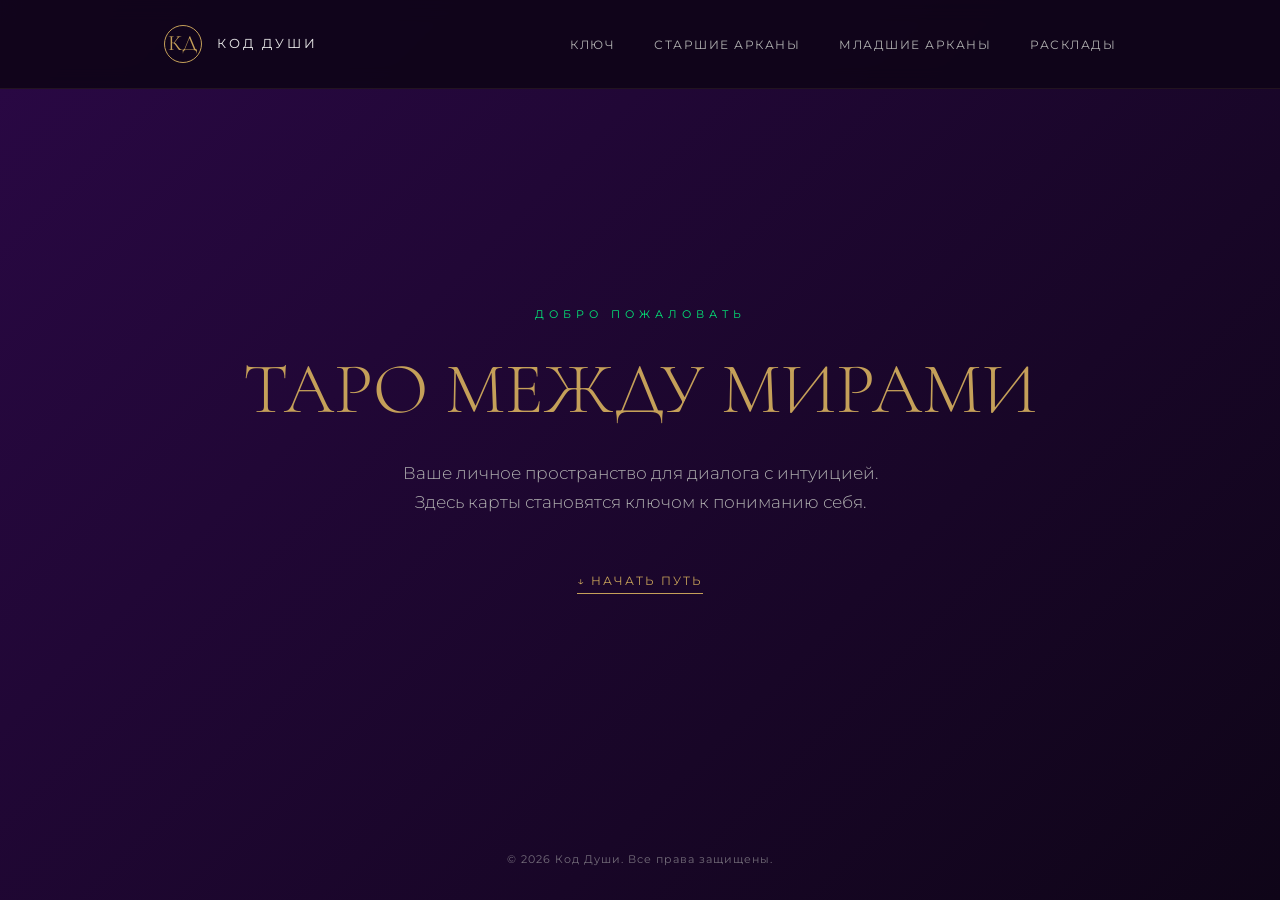
<file: index.html>
<!DOCTYPE html>
<html lang="ru">
<head>
    <meta charset="UTF-8">
    <meta name="viewport" content="width=device-width, initial-scale=1.0">
    <title>Код Души | Таро между мирами</title>
    <link rel="stylesheet" href="style.css">
    <link rel="preconnect" href="https://fonts.googleapis.com">
    <link rel="preconnect" href="https://fonts.gstatic.com" crossorigin>
    <link href="https://fonts.googleapis.com/css2?family=Cormorant+Garamond:ital,wght@0,300;0,400;0,600;1,400&family=Montserrat:wght@200;300;400&display=swap" rel="stylesheet">
</head>
<body>

    <!-- ШАПКА -->
    <header class="header">
        <div class="container header-inner">
            <a href="index.html" class="logo-link">
                <div class="logo-mono">КД</div>
                <div class="logo-text">КОД ДУШИ</div>
            </a>
            
            <nav class="desktop-nav">
                <a href="key.html">Ключ</a>
                <a href="major.html">Старшие Арканы</a>
                <a href="minor.html">Младшие Арканы</a>
                <a href="spreads.html">Расклады</a>
            </nav>
        </div>
    </header>

    <!-- ГЛАВНЫЙ ЭКРАН -->
    <section class="hero">
        <div class="container hero-content">
            <p class="welcome-text">Добро пожаловать</p>
            <h1>ТАРО МЕЖДУ МИРАМИ</h1>
            <p class="hero-desc">
                Ваше личное пространство для диалога с интуицией.<br>
                Здесь карты становятся ключом к пониманию себя.
            </p>
            <a href="key.html" class="scroll-down">↓ Начать путь</a>
        </div>
    </section>

    <footer class="footer">
        <p>&copy; 2026 Код Души. Все права защищены.</p>
    </footer>

</body>
</html>
</file>
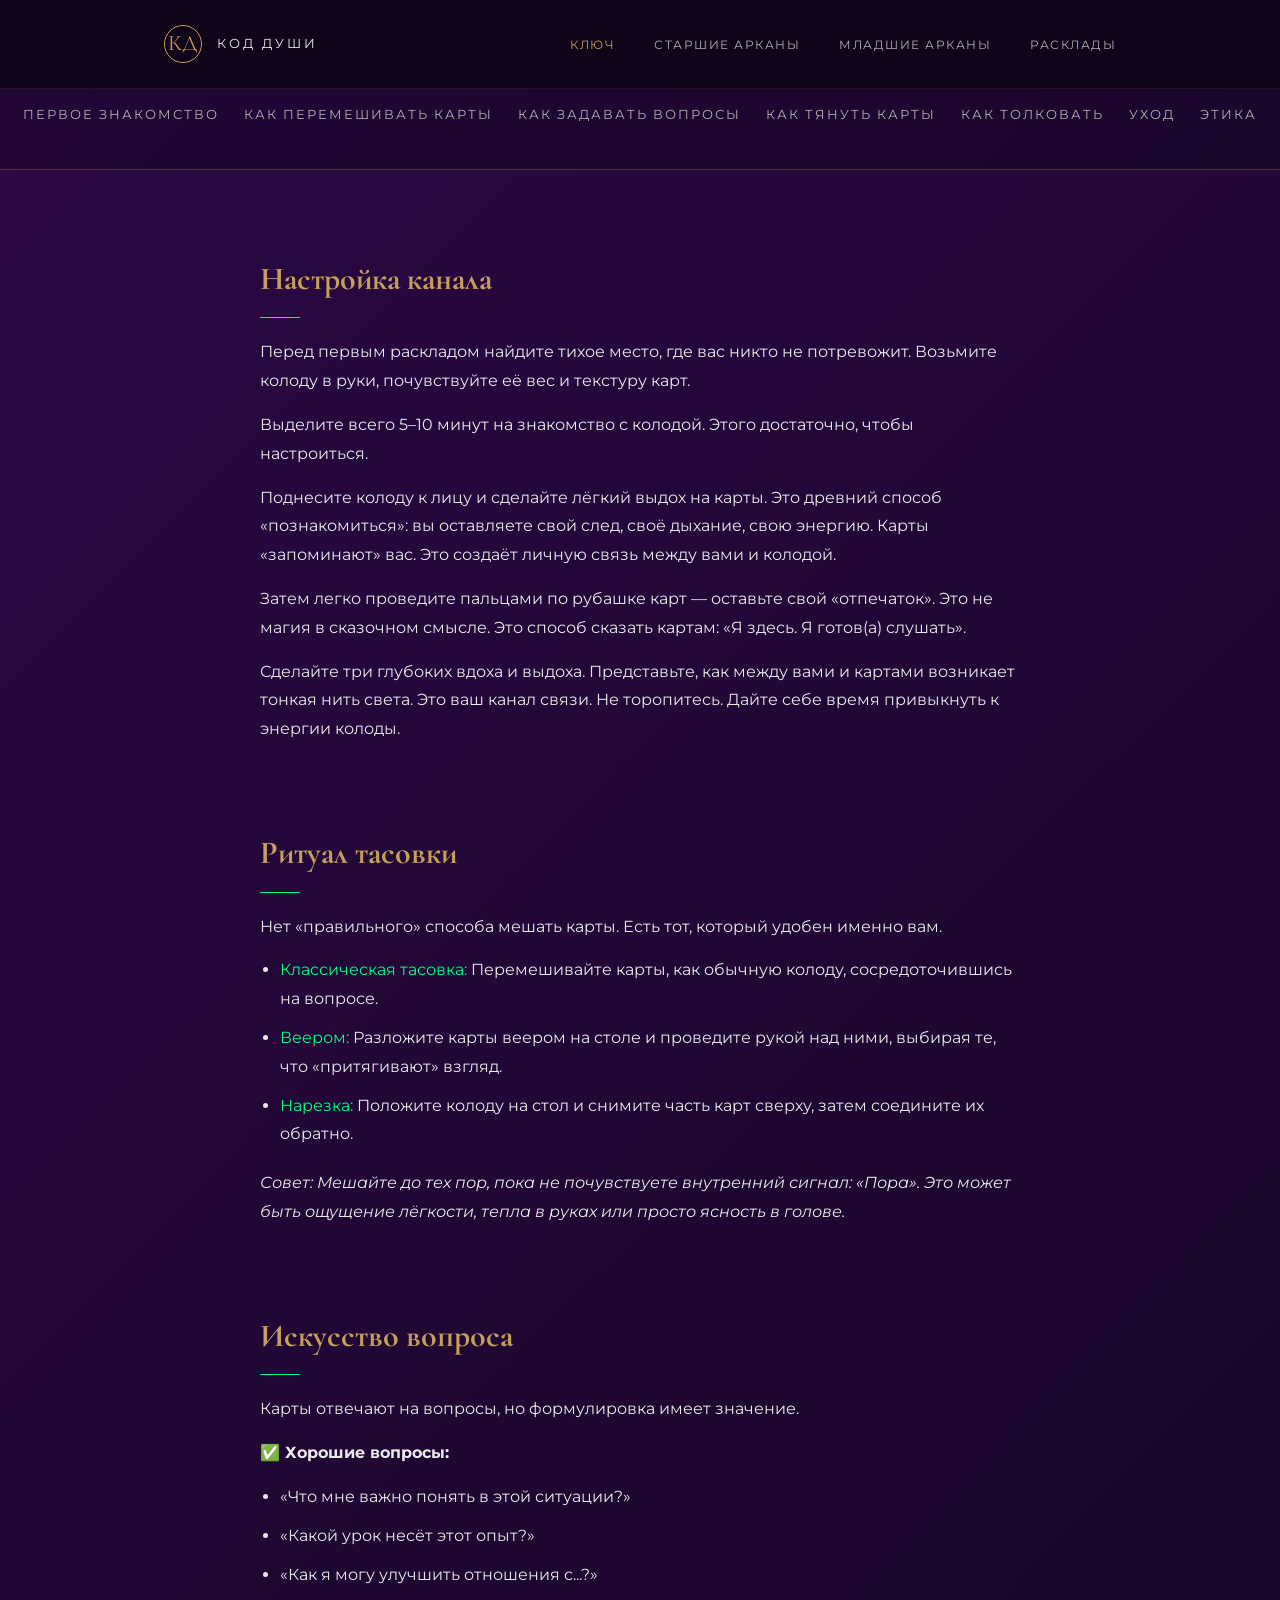
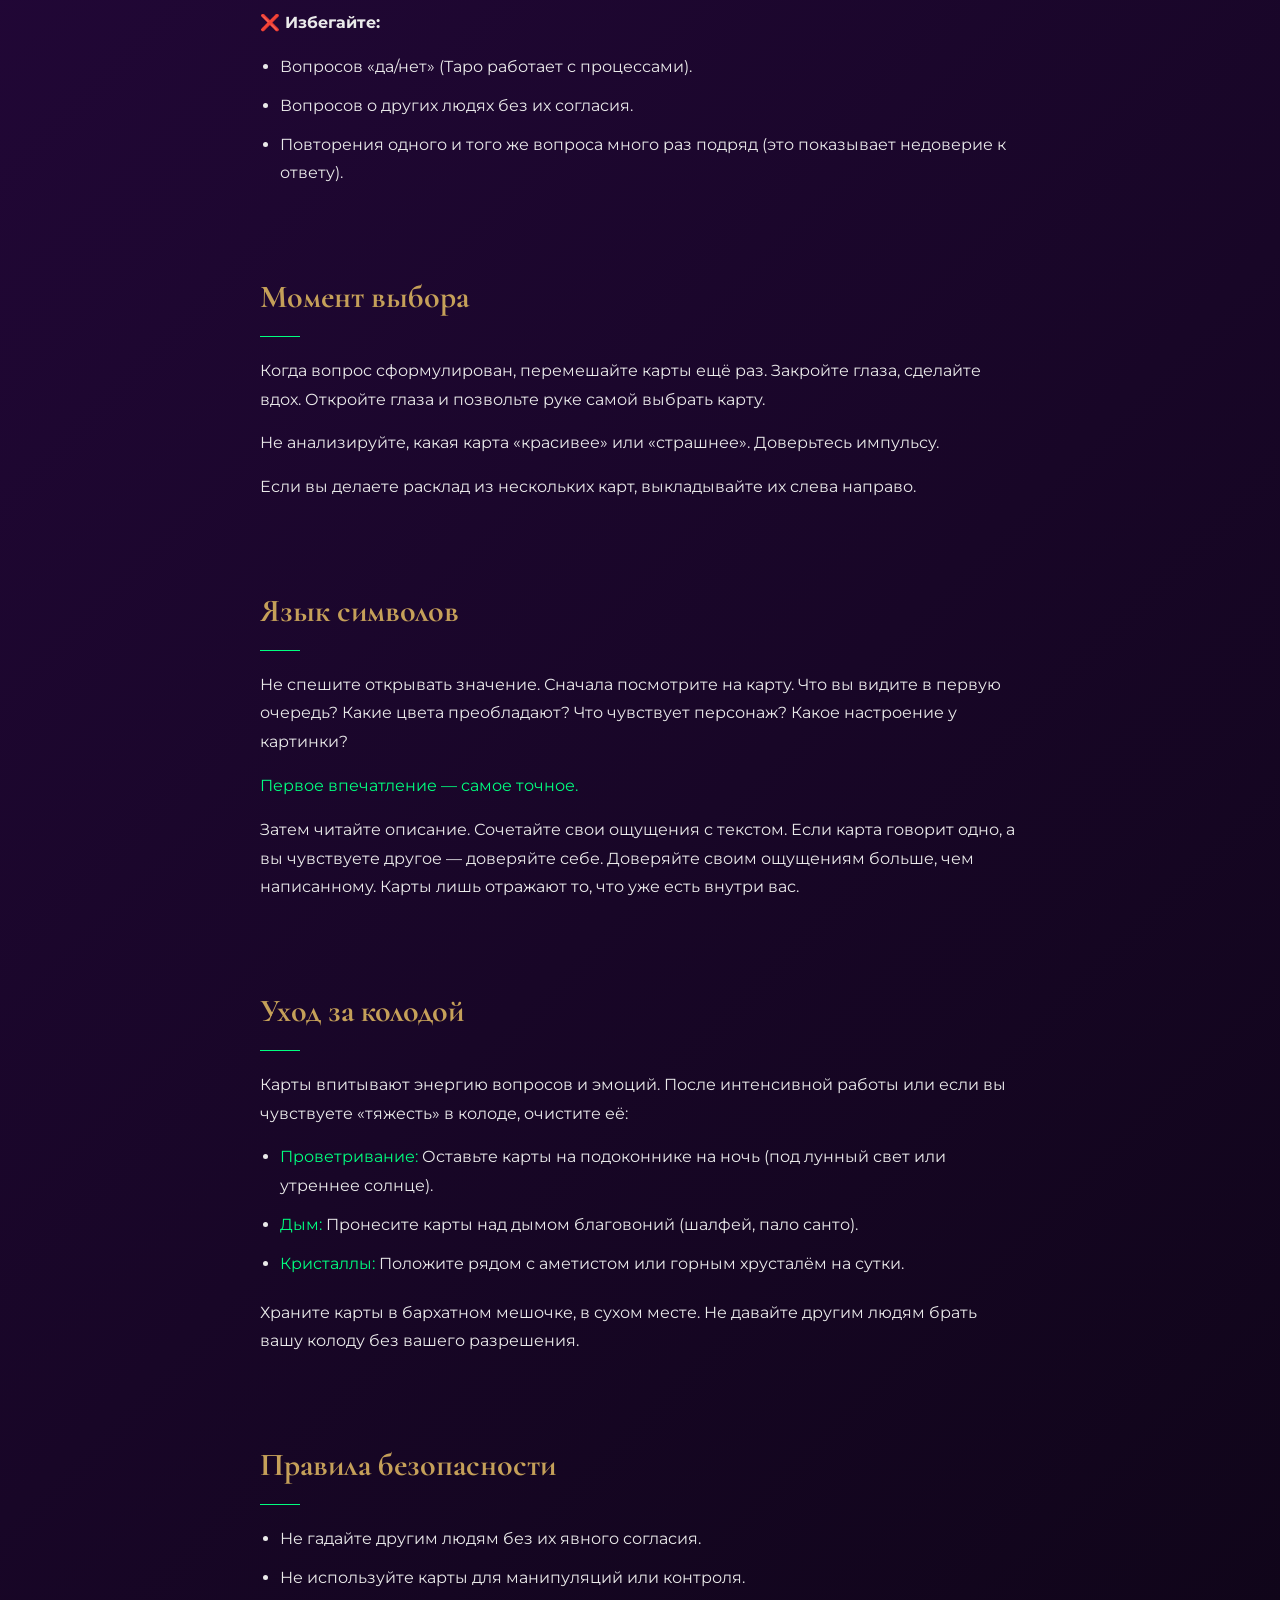
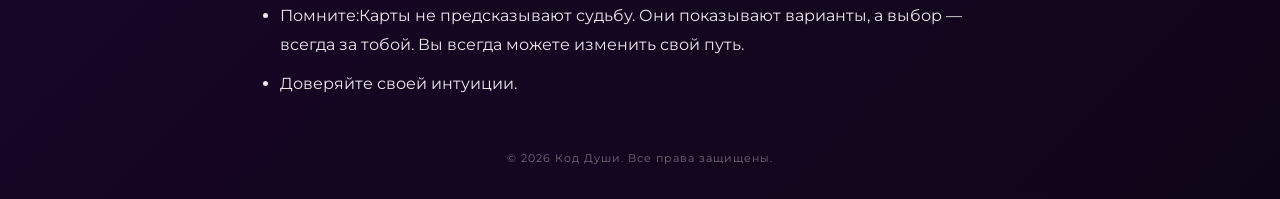
<file: key.html>
<!DOCTYPE html>
<html lang="ru">
<head>
    <meta charset="UTF-8">
    <meta name="viewport" content="width=device-width, initial-scale=1.0">
    <title>Ключ к колоде | Код Души</title>
    <link rel="stylesheet" href="style.css">
    <!-- Подключаем те же шрифты -->
    <link rel="preconnect" href="https://fonts.googleapis.com">
    <link rel="preconnect" href="https://fonts.gstatic.com" crossorigin>
    <link href="https://fonts.googleapis.com/css2?family=Cormorant+Garamond:ital,wght@0,300;0,400;0,600;1,400&family=Montserrat:wght@200;300;400&display=swap" rel="stylesheet">
    
    <style>
        /* Дополнительные стили специально для этой страницы */
        .key-nav {
            text-align: center;
            padding: 40px 0;
            border-bottom: 1px solid rgba(197, 160, 89, 0.2);
            margin-bottom: 60px;
        }

        .key-nav ul {
            display: flex;
            justify-content: center;
            flex-wrap: wrap;
            gap: 20px;
            list-style: none;
            padding: 0;
        }

        .key-nav a {
            font-size: 12px;
            text-transform: uppercase;
            letter-spacing: 1px;
            color: var(--text-muted);
            border-bottom: 1px solid transparent;
            transition: 0.3s;
        }

        .key-nav a:hover {
            color: var(--gold);
            border-color: var(--gold);
        }

        .content-block {
            max-width: 800px;
            margin: 0 auto 80px;
            padding: 0 20px;
            scroll-margin-top: 100px; /* Отступ при прокрутке к якорю */
        }

        .content-block h2 {
            font-family: var(--font-serif);
            font-size: 32px;
            color: var(--gold);
            margin-bottom: 20px;
            position: relative;
            display: inline-block;
        }

        .content-block h2::after {
            content: '';
            display: block;
            width: 40px;
            height: 1px;
            background: var(--emerald);
            margin-top: 10px;
        }

        .content-block p, .content-block li {
            font-size: 16px;
            line-height: 1.8;
            color: var(--text-main);
            margin-bottom: 15px;
        }

        .content-block ul {
            padding-left: 20px;
            margin-bottom: 20px;
        }

        .content-block li {
            margin-bottom: 10px;
            list-style-type: disc;
        }

        .highlight {
            color: var(--emerald);
            font-weight: 400;
        }

        /* Кнопка "Наверх" */
        .back-to-top {
            position: fixed;
            bottom: 30px;
            right: 30px;
            width: 50px;
            height: 50px;
            background: rgba(197, 160, 89, 0.1);
            border: 1px solid var(--gold);
            color: var(--gold);
            display: flex;
            align-items: center;
            justify-content: center;
            font-size: 24px;
            cursor: pointer;
            opacity: 0;
            visibility: hidden;
            transition: 0.4s;
            z-index: 900;
            text-decoration: none;
        }

        .back-to-top.visible {
            opacity: 1;
            visibility: visible;
        }

        .back-to-top:hover {
            background: var(--gold);
            color: var(--bg-deep);
        }
    </style>
</head>
<body>

    <!-- ШАПКА (Такая же, как на главной) -->
    <header class="header">
        <div class="container header-inner">
            <a href="index.html" class="logo-link">
                <div class="logo-mono">КД</div>
                <div class="logo-text">КОД ДУШИ</div>
            </a>
            <nav class="desktop-nav">
                <a href="key.html" style="color: var(--gold);">Ключ</a>
                <a href="major.html">Старшие Арканы</a>
                <a href="minor.html">Младшие Арканы</a>
                <a href="spreads.html">Расклады</a>
            </nav>
        </div>
    </header>

    <!-- НАВИГАЦИЯ ПО СТРАНИЦЕ (ЯКОРЯ) -->
<section id="top" style="text-align: center; padding: 100px 20px 40px; border-bottom: 1px solid rgba(197, 160, 89, 0.3); margin-bottom: 80px; background: rgba(0,0,0,0.2);">
    <ul style="display: flex; justify-content: center; flex-wrap: wrap; gap: 25px; list-style: none; padding: 0; margin: 0;">
        <li><a href="#sec1" style="font-family: 'Montserrat', sans-serif; font-size: 13px; text-transform: uppercase; letter-spacing: 2px; color: #B0B0B0; text-decoration: none; border-bottom: 1px solid transparent; transition: all 0.3s ease;" onmouseover="this.style.color='#C5A059'; this.style.borderColor='#C5A059'" onmouseout="this.style.color='#B0B0B0'; this.style.borderColor='transparent'">Первое знакомство</a></li>
        <li><a href="#sec2" style="font-family: 'Montserrat', sans-serif; font-size: 13px; text-transform: uppercase; letter-spacing: 2px; color: #B0B0B0; text-decoration: none; border-bottom: 1px solid transparent; transition: all 0.3s ease;" onmouseover="this.style.color='#C5A059'; this.style.borderColor='#C5A059'" onmouseout="this.style.color='#B0B0B0'; this.style.borderColor='transparent'">Как перемешивать карты</a></li>
        <li><a href="#sec3" style="font-family: 'Montserrat', sans-serif; font-size: 13px; text-transform: uppercase; letter-spacing: 2px; color: #B0B0B0; text-decoration: none; border-bottom: 1px solid transparent; transition: all 0.3s ease;" onmouseover="this.style.color='#C5A059'; this.style.borderColor='#C5A059'" onmouseout="this.style.color='#B0B0B0'; this.style.borderColor='transparent'">Как задавать вопросы</a></li>
        <li><a href="#sec4" style="font-family: 'Montserrat', sans-serif; font-size: 13px; text-transform: uppercase; letter-spacing: 2px; color: #B0B0B0; text-decoration: none; border-bottom: 1px solid transparent; transition: all 0.3s ease;" onmouseover="this.style.color='#C5A059'; this.style.borderColor='#C5A059'" onmouseout="this.style.color='#B0B0B0'; this.style.borderColor='transparent'">Как тянуть карты</a></li>
        <li><a href="#sec5" style="font-family: 'Montserrat', sans-serif; font-size: 13px; text-transform: uppercase; letter-spacing: 2px; color: #B0B0B0; text-decoration: none; border-bottom: 1px solid transparent; transition: all 0.3s ease;" onmouseover="this.style.color='#C5A059'; this.style.borderColor='#C5A059'" onmouseout="this.style.color='#B0B0B0'; this.style.borderColor='transparent'">Как толковать</a></li>
        <li><a href="#sec6" style="font-family: 'Montserrat', sans-serif; font-size: 13px; text-transform: uppercase; letter-spacing: 2px; color: #B0B0B0; text-decoration: none; border-bottom: 1px solid transparent; transition: all 0.3s ease;" onmouseover="this.style.color='#C5A059'; this.style.borderColor='#C5A059'" onmouseout="this.style.color='#B0B0B0'; this.style.borderColor='transparent'">Уход</a></li>
        <li><a href="#sec7" style="font-family: 'Montserrat', sans-serif; font-size: 13px; text-transform: uppercase; letter-spacing: 2px; color: #B0B0B0; text-decoration: none; border-bottom: 1px solid transparent; transition: all 0.3s ease;" onmouseover="this.style.color='#C5A059'; this.style.borderColor='#C5A059'" onmouseout="this.style.color='#B0B0B0'; this.style.borderColor='transparent'">Этика</a></li>
    </ul>
</section>
    <!-- КОНТЕНТ -->
    <main class="container">
        
<article id="sec1" class="content-block">
    <h2>Настройка канала</h2>
    <p>Перед первым раскладом найдите тихое место, где вас никто не потревожит. Возьмите колоду в руки, почувствуйте её вес и текстуру карт.</p>
    
    <p>Выделите всего 5–10 минут на знакомство с колодой. Этого достаточно, чтобы настроиться.</p>
    
    <p>Поднесите колоду к лицу и сделайте лёгкий выдох на карты. Это древний способ «познакомиться»: вы оставляете свой след, своё дыхание, свою энергию. Карты «запоминают» вас. Это создаёт личную связь между вами и колодой.</p>

    <p>Затем легко проведите пальцами по рубашке карт — оставьте свой «отпечаток». Это не магия в сказочном смысле. Это способ сказать картам: «Я здесь. Я готов(а) слушать».</p>
    
    <p>Сделайте три глубоких вдоха и выдоха. Представьте, как между вами и картами возникает тонкая нить света. Это ваш канал связи. Не торопитесь. Дайте себе время привыкнуть к энергии колоды.</p>
</article>

        <!-- Раздел 2 -->
        <article id="sec2" class="content-block">
            <h2>Ритуал тасовки</h2>
            <p>Нет «правильного» способа мешать карты. Есть тот, который удобен именно вам.</p>
            <ul>
                <li><span class="highlight">Классическая тасовка:</span> Перемешивайте карты, как обычную колоду, сосредоточившись на вопросе.</li>
                <li><span class="highlight">Веером:</span> Разложите карты веером на столе и проведите рукой над ними, выбирая те, что «притягивают» взгляд.</li>
                <li><span class="highlight">Нарезка:</span> Положите колоду на стол и снимите часть карт сверху, затем соедините их обратно.</li>
            </ul>
            <p><em>Совет: Мешайте до тех пор, пока не почувствуете внутренний сигнал: «Пора». Это может быть ощущение лёгкости, тепла в руках или просто ясность в голове.</em></p>
        </article>

        <!-- Раздел 3 -->
        <article id="sec3" class="content-block">
            <h2>Искусство вопроса</h2>
            <p>Карты отвечают на вопросы, но формулировка имеет значение.</p>
            <p><strong>✅ Хорошие вопросы:</strong></p>
            <ul>
                <li>«Что мне важно понять в этой ситуации?»</li>
                <li>«Какой урок несёт этот опыт?»</li>
                <li>«Как я могу улучшить отношения с...?»</li>
            </ul>
            <p><strong>❌ Избегайте:</strong></p>
            <ul>
                <li>Вопросов «да/нет» (Таро работает с процессами).</li>
                <li>Вопросов о других людях без их согласия.</li>
                <li>Повторения одного и того же вопроса много раз подряд (это показывает недоверие к ответу).</li>
            </ul>
        </article>

        <!-- Раздел 4 -->
        <article id="sec4" class="content-block">
            <h2>Момент выбора</h2>
            <p>Когда вопрос сформулирован, перемешайте карты ещё раз. Закройте глаза, сделайте вдох. Откройте глаза и позвольте руке самой выбрать карту.</p>
            <p>Не анализируйте, какая карта «красивее» или «страшнее». Доверьтесь импульсу.</p>
            <p>Если вы делаете расклад из нескольких карт, выкладывайте их слева направо.</p>
        </article>

        <!-- Раздел 5 -->
        <article id="sec5" class="content-block">
            <h2>Язык символов</h2>
            <p>Не спешите открывать значение. Сначала посмотрите на карту. Что вы видите в первую очередь? Какие цвета преобладают? Что чувствует персонаж? Какое настроение у картинки?</p>
            <p><span class="highlight">Первое впечатление — самое точное.</span></p>
            <p>Затем читайте описание. Сочетайте свои ощущения с текстом. Если карта говорит одно, а вы чувствуете другое — доверяйте себе. Доверяйте своим ощущениям больше, чем написанному. Карты лишь отражают то, что уже есть внутри вас.</p>
        </article>

        <!-- Раздел 6 -->
        <article id="sec6" class="content-block">
            <h2>Уход за колодой</h2>
            <p>Карты впитывают энергию вопросов и эмоций. После интенсивной работы или если вы чувствуете «тяжесть» в колоде, очистите её:</p>
            <ul>
                <li><span class="highlight">Проветривание:</span> Оставьте карты на подоконнике на ночь (под лунный свет или утреннее солнце).</li>
                <li><span class="highlight">Дым:</span> Пронесите карты над дымом благовоний (шалфей, пало санто).</li>
                <li><span class="highlight">Кристаллы:</span> Положите рядом с аметистом или горным хрусталём на сутки.</li>
            </ul>
            <p>Храните карты в бархатном мешочке, в сухом месте. Не давайте другим людям брать вашу колоду без вашего разрешения.</p>
        </article>

        <!-- Раздел 7 -->
        <article id="sec7" class="content-block">
            <h2>Правила безопасности</h2>
            <ul>
                <li>Не гадайте другим людям без их явного согласия.</li>
                <li>Не используйте карты для манипуляций или контроля.</li>
                <li>Помните:Карты не предсказывают судьбу. Они показывают варианты, а выбор — всегда за тобой. Вы всегда можете изменить свой путь.</li>
                <li>Доверяйте своей интуиции.</li>
            </ul>
        </article>

    </main>

    <!-- КНОПКА "НАВЕРХ" -->
    <a href="#top" class="back-to-top" id="backToTopBtn">↑</a>

    <footer class="footer" style="position: relative; margin-top: 50px;">
        <p>&copy; 2026 Код Души. Все права защищены.</p>
    </footer>

    <!-- СКРИПТ ДЛЯ ПОЯВЛЕНИЯ КНОПКИ -->
    <script>
        const backToTopBtn = document.getElementById('backToTopBtn');

        window.addEventListener('scroll', () => {
            if (window.scrollY > 300) {
                backToTopBtn.classList.add('visible');
            } else {
                backToTopBtn.classList.remove('visible');
            }
        });
    </script>
</body>
</html>
</file>
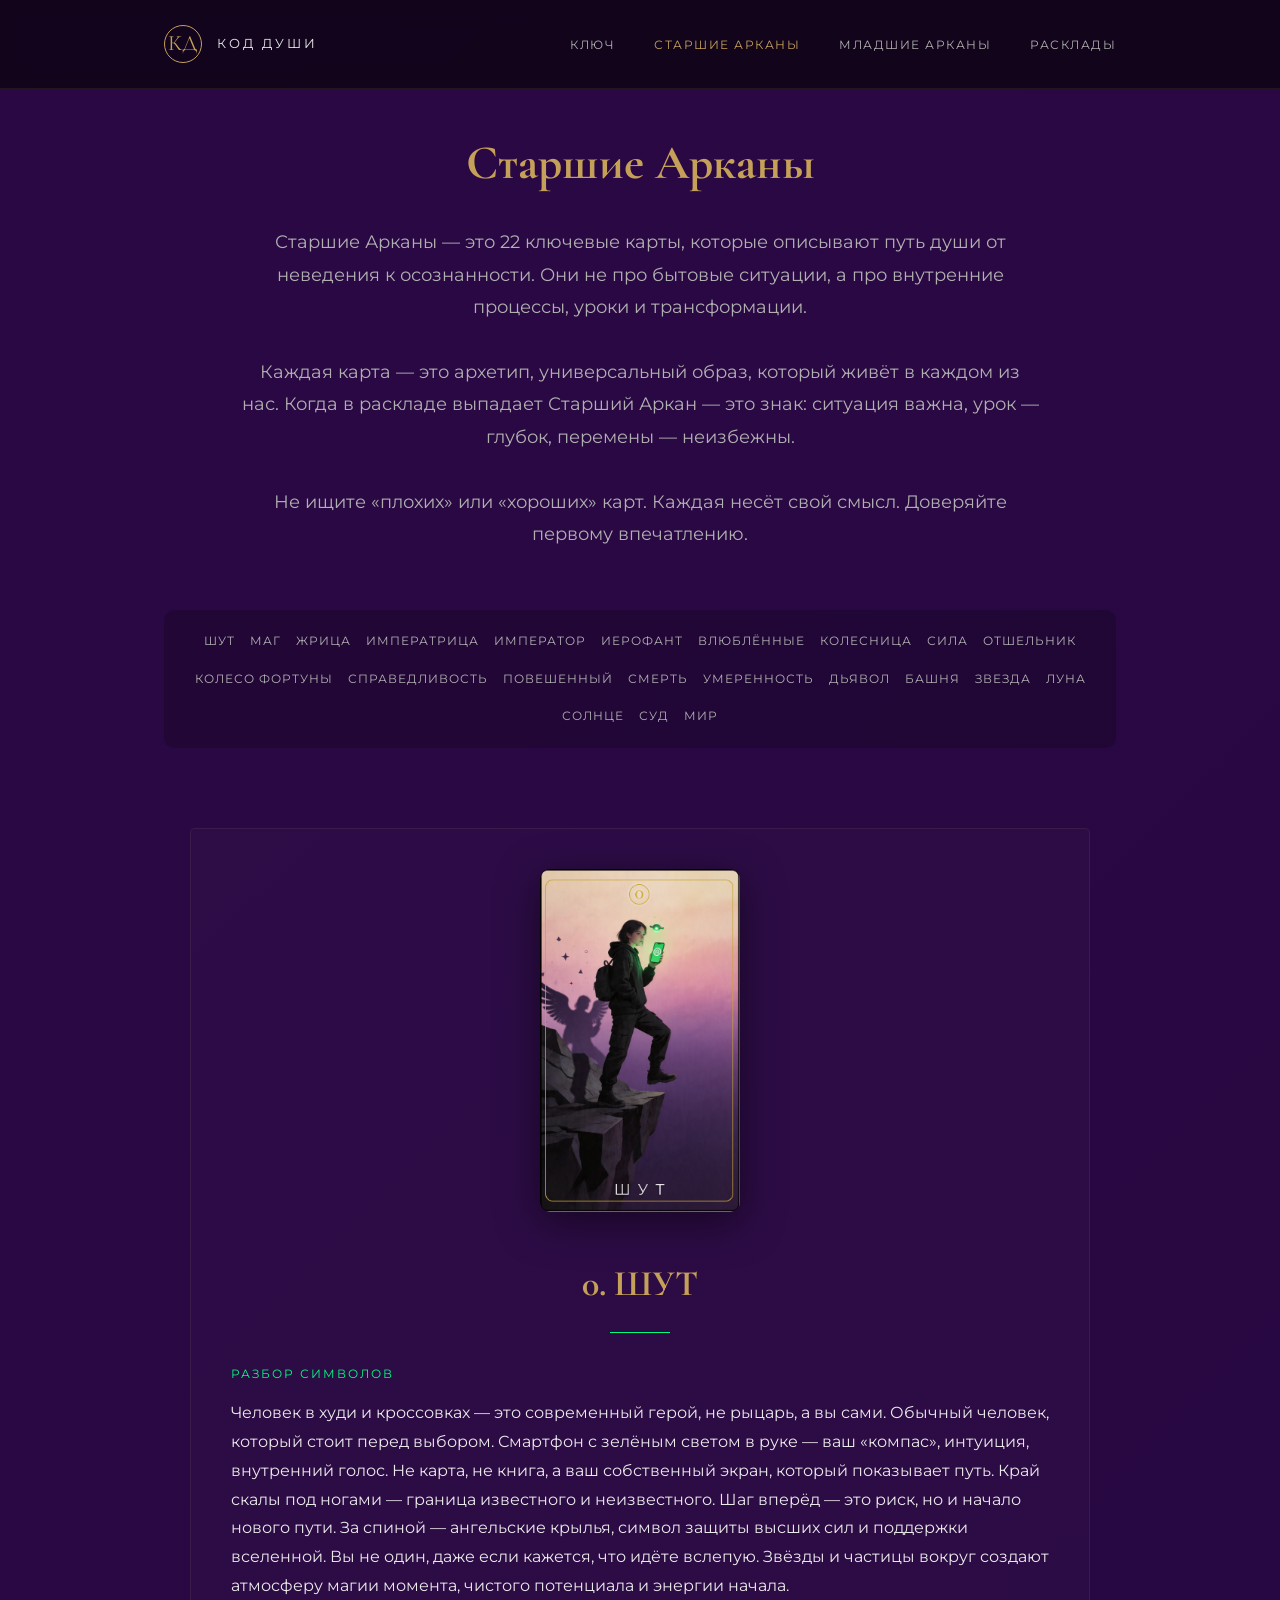
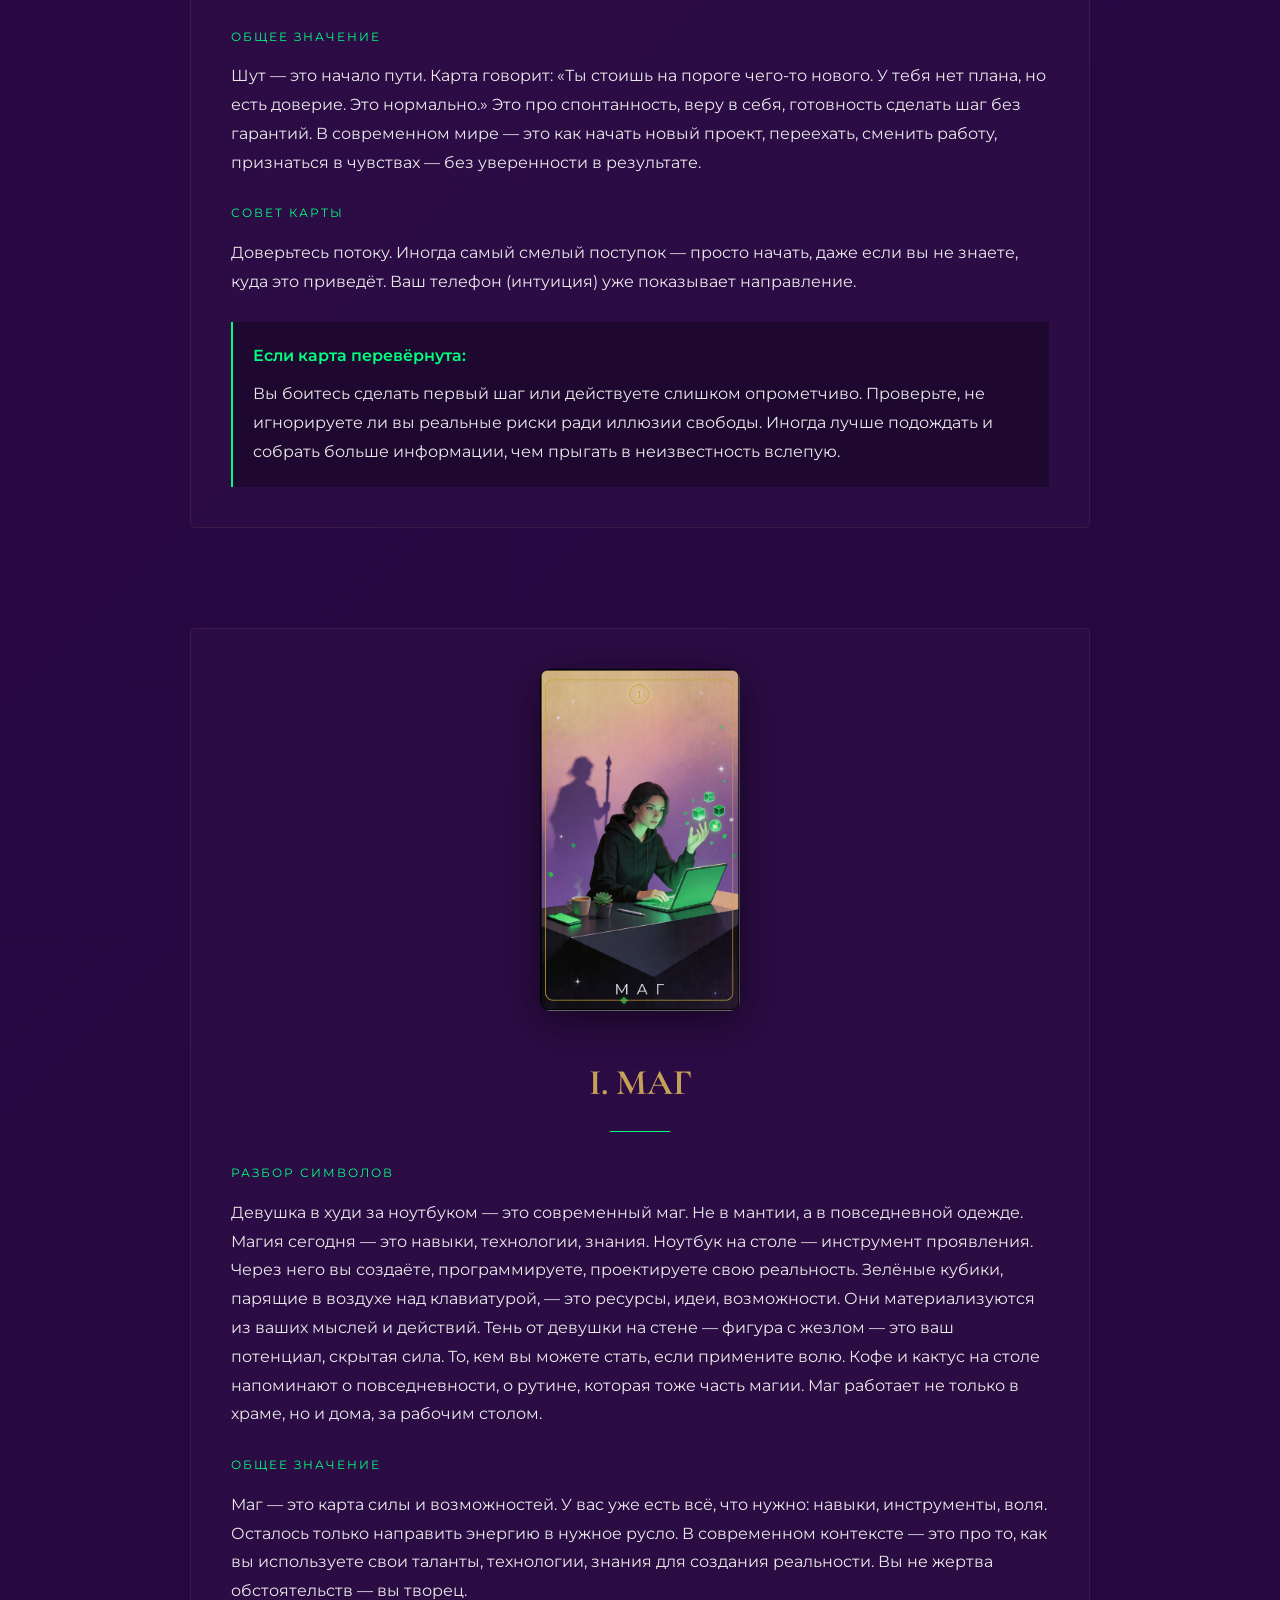
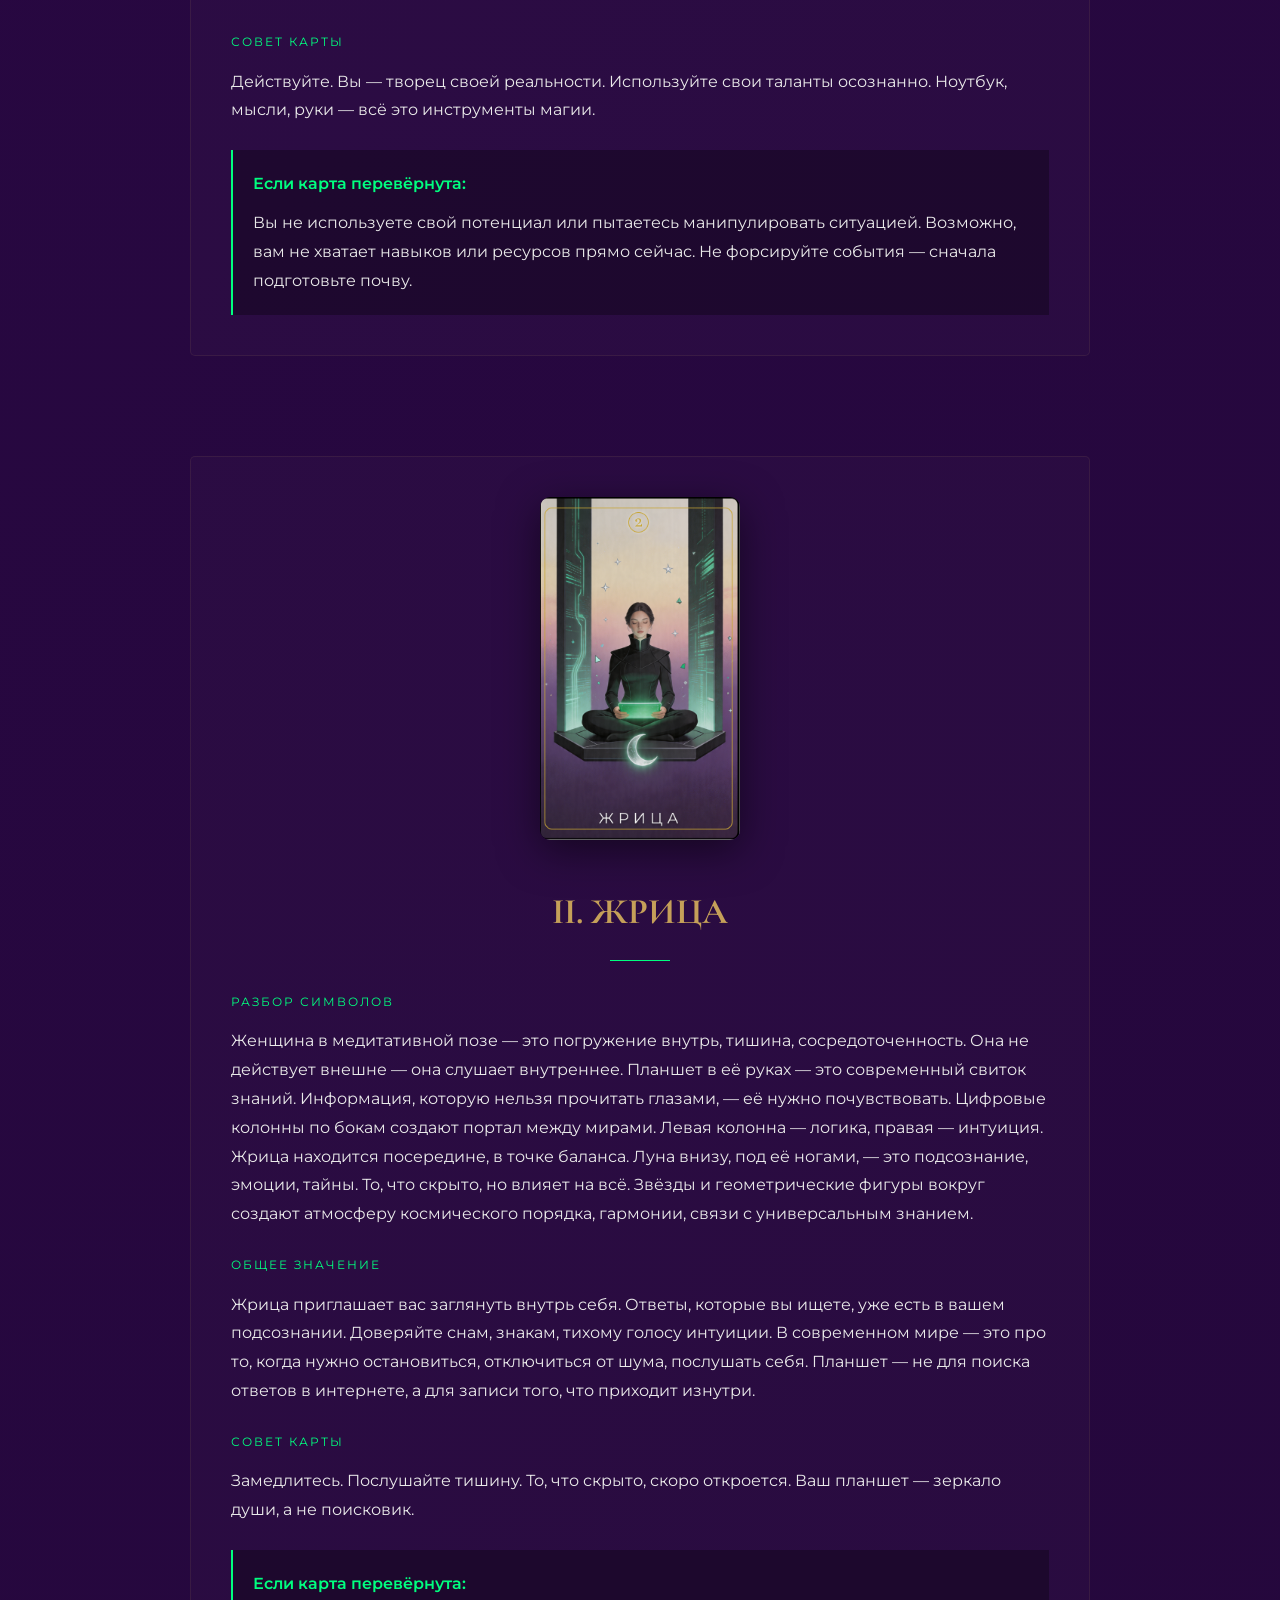
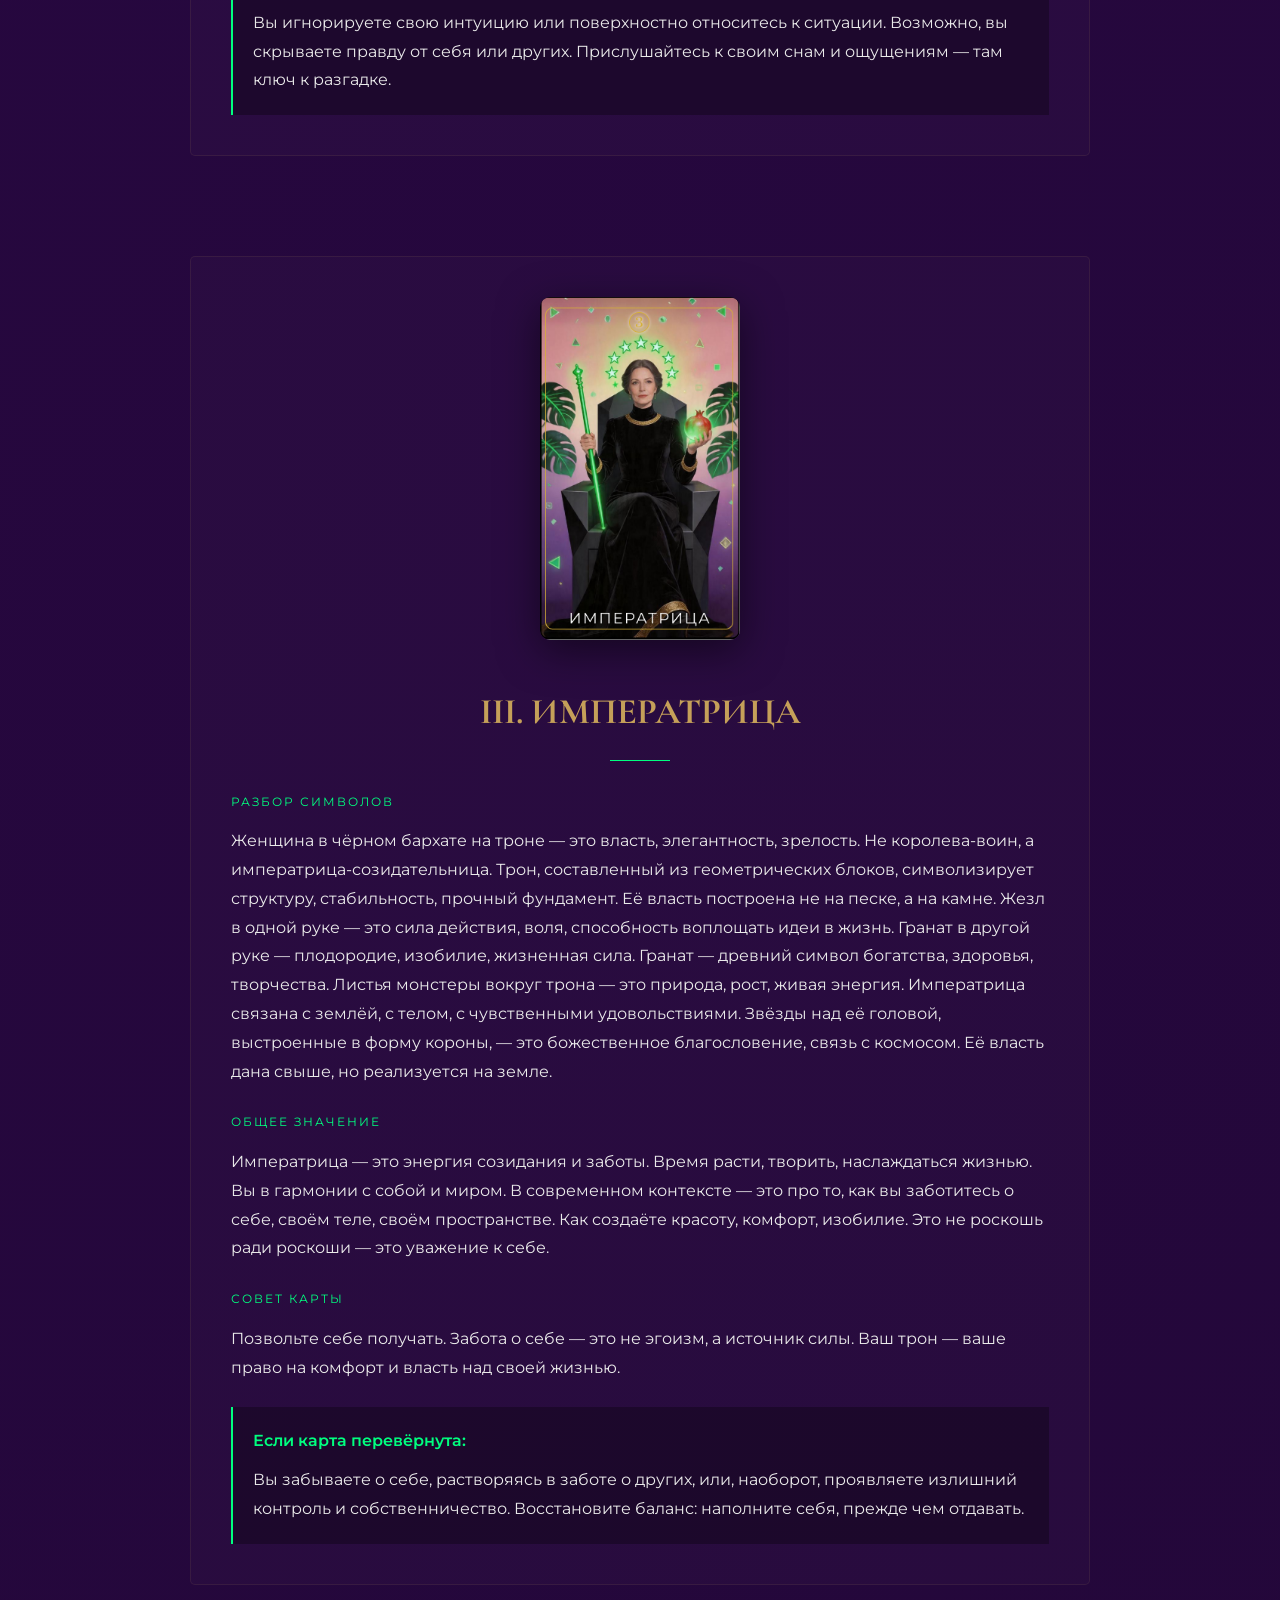
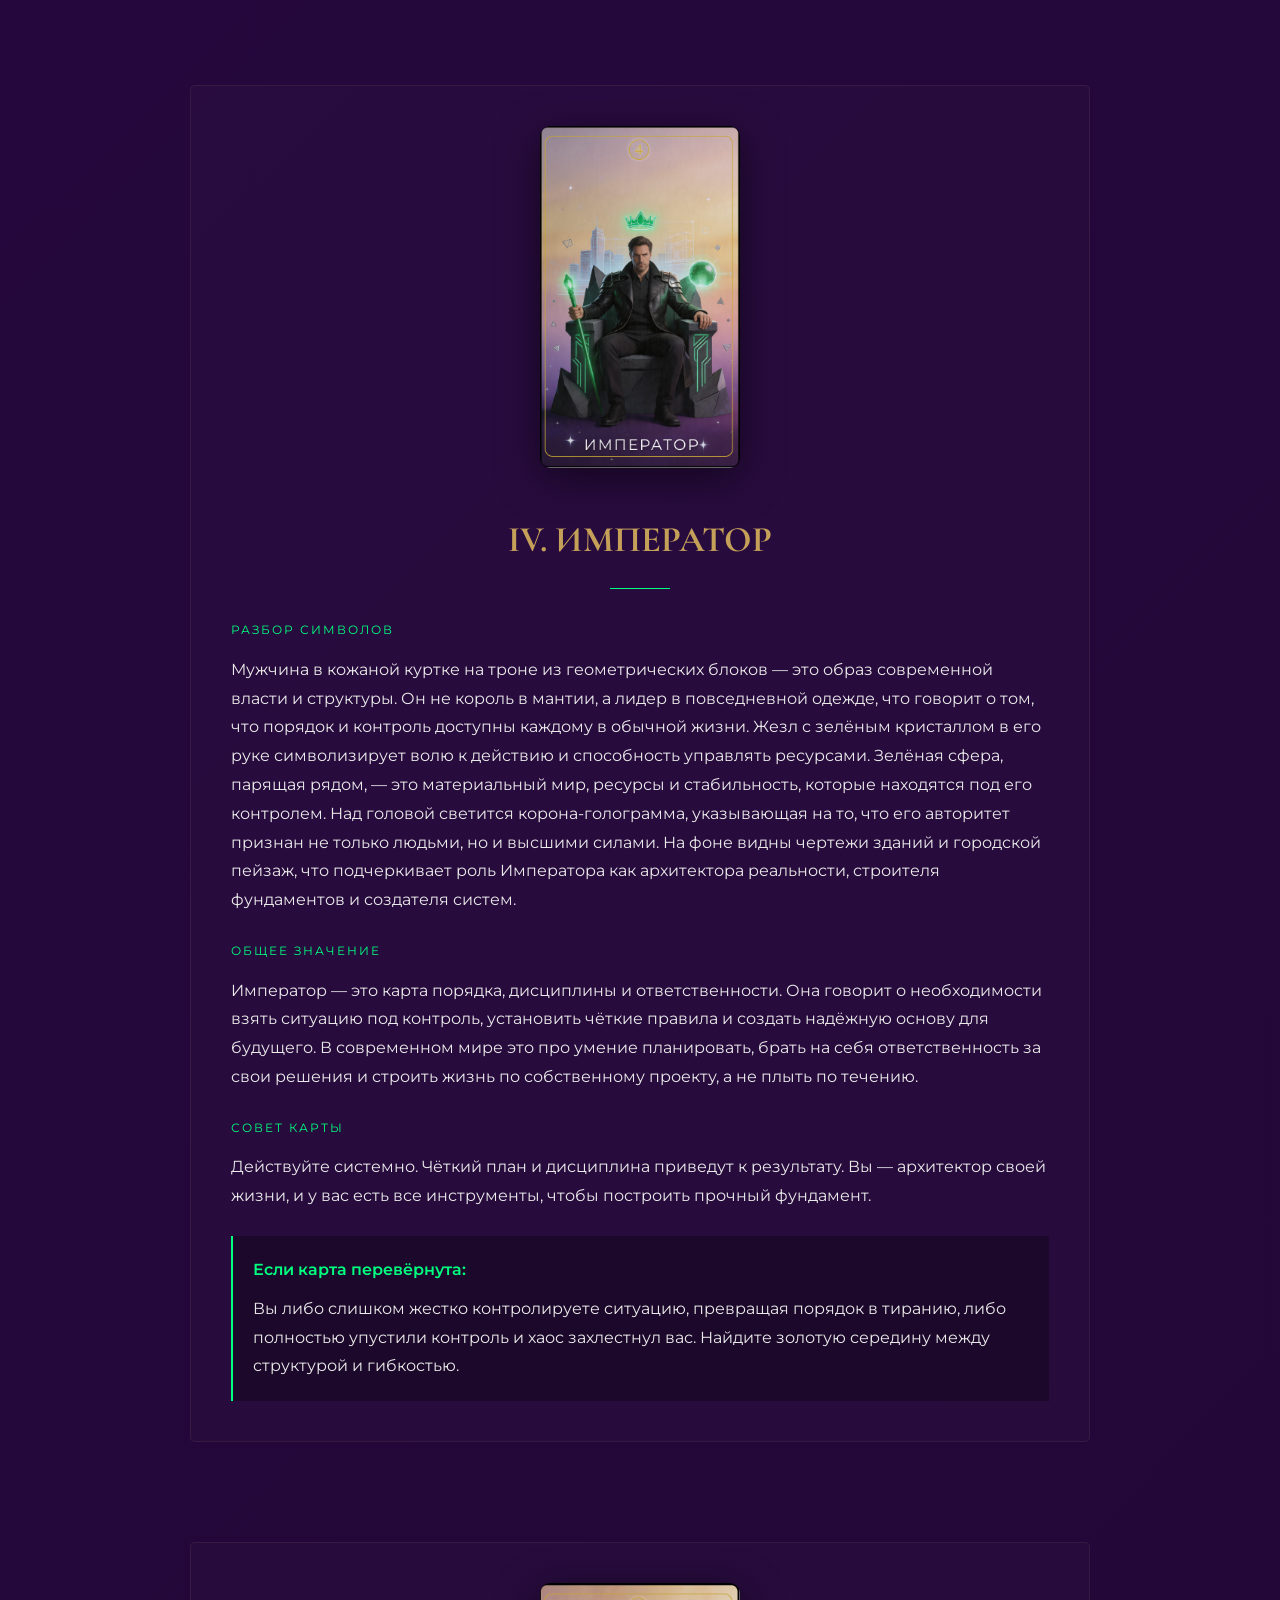
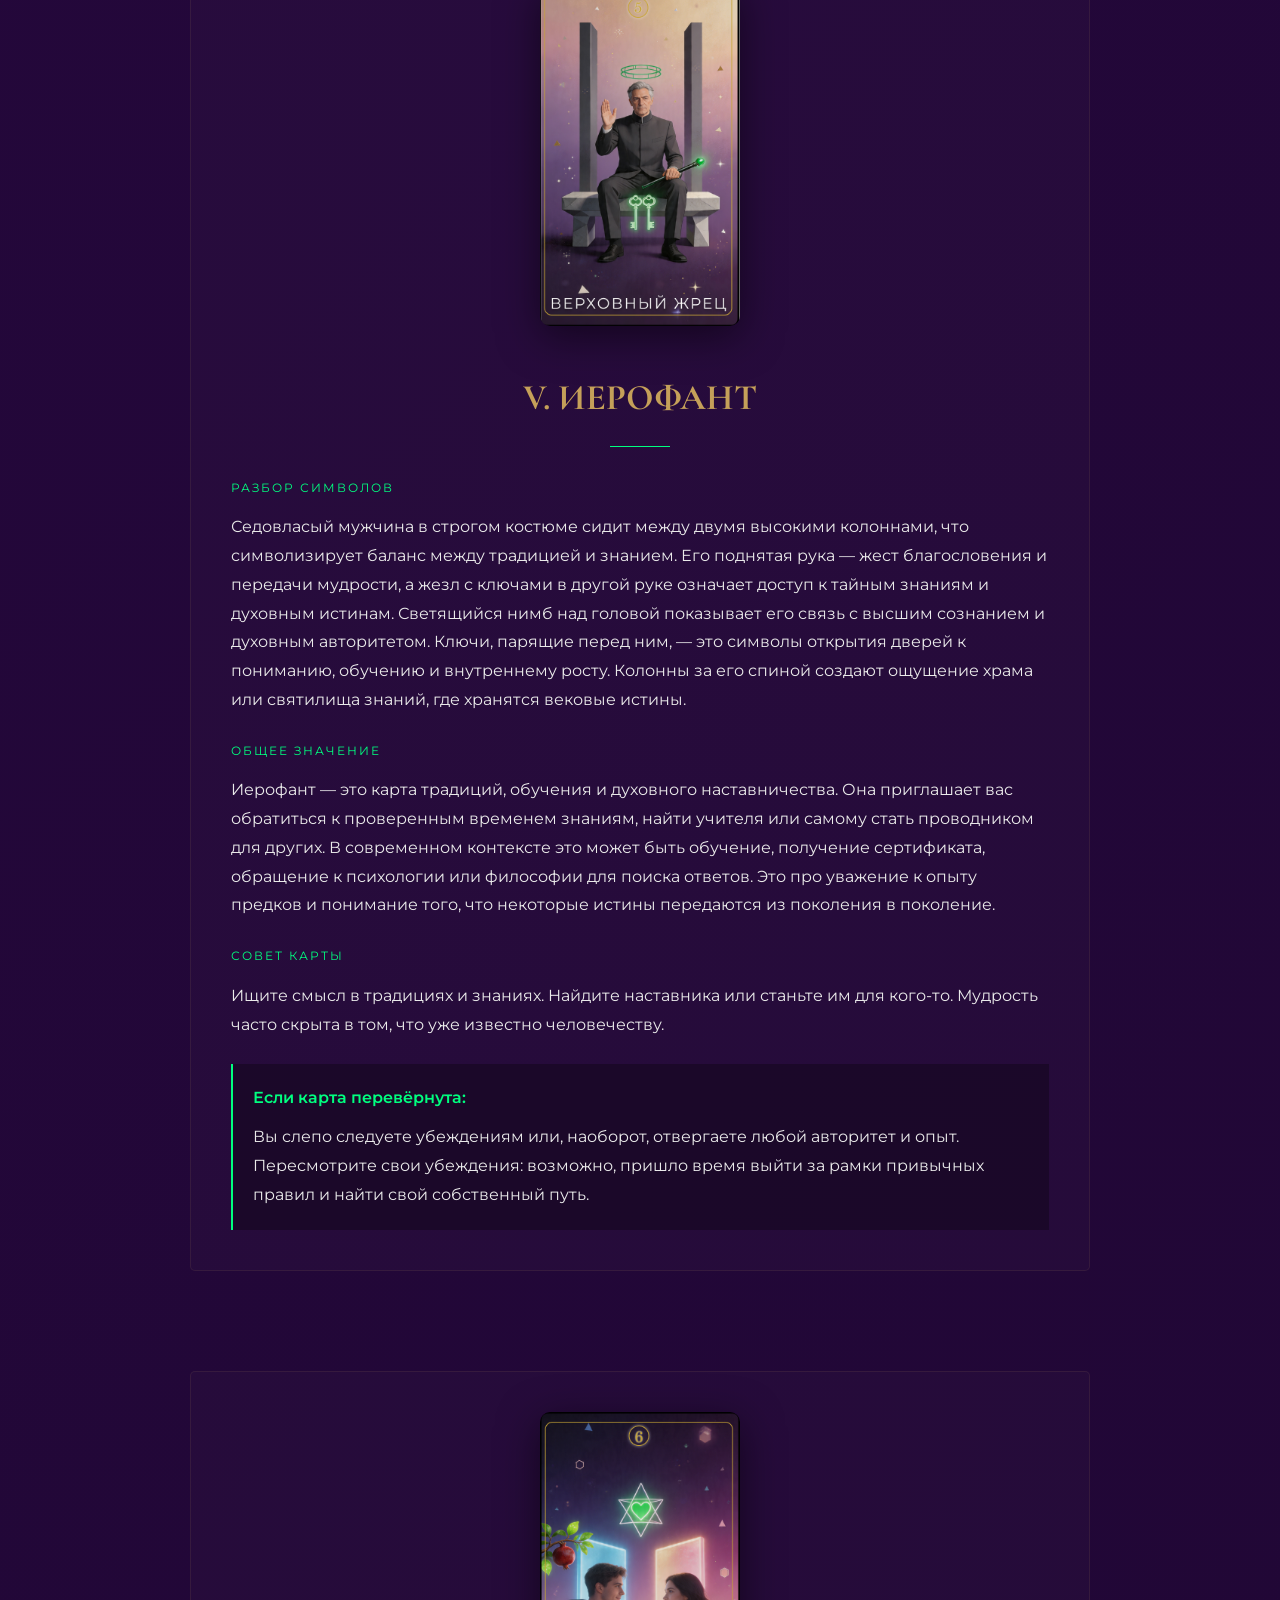
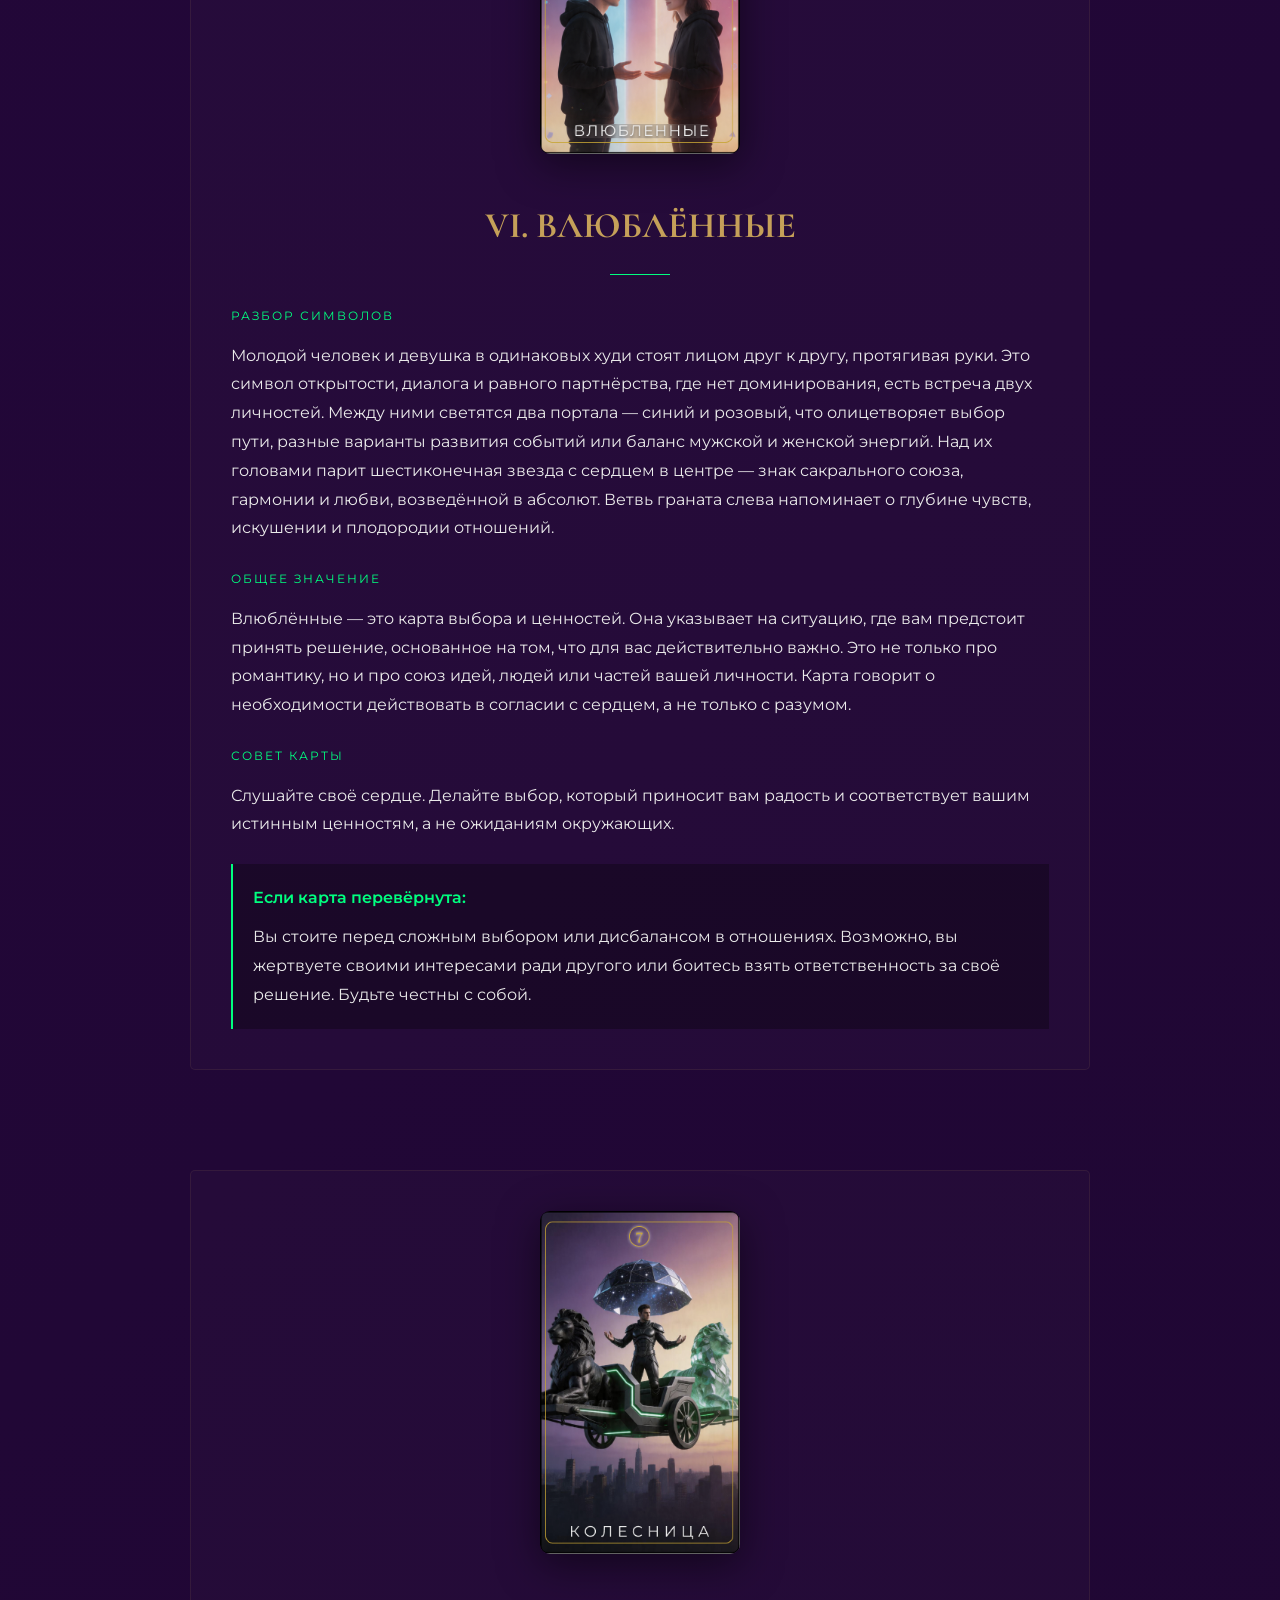
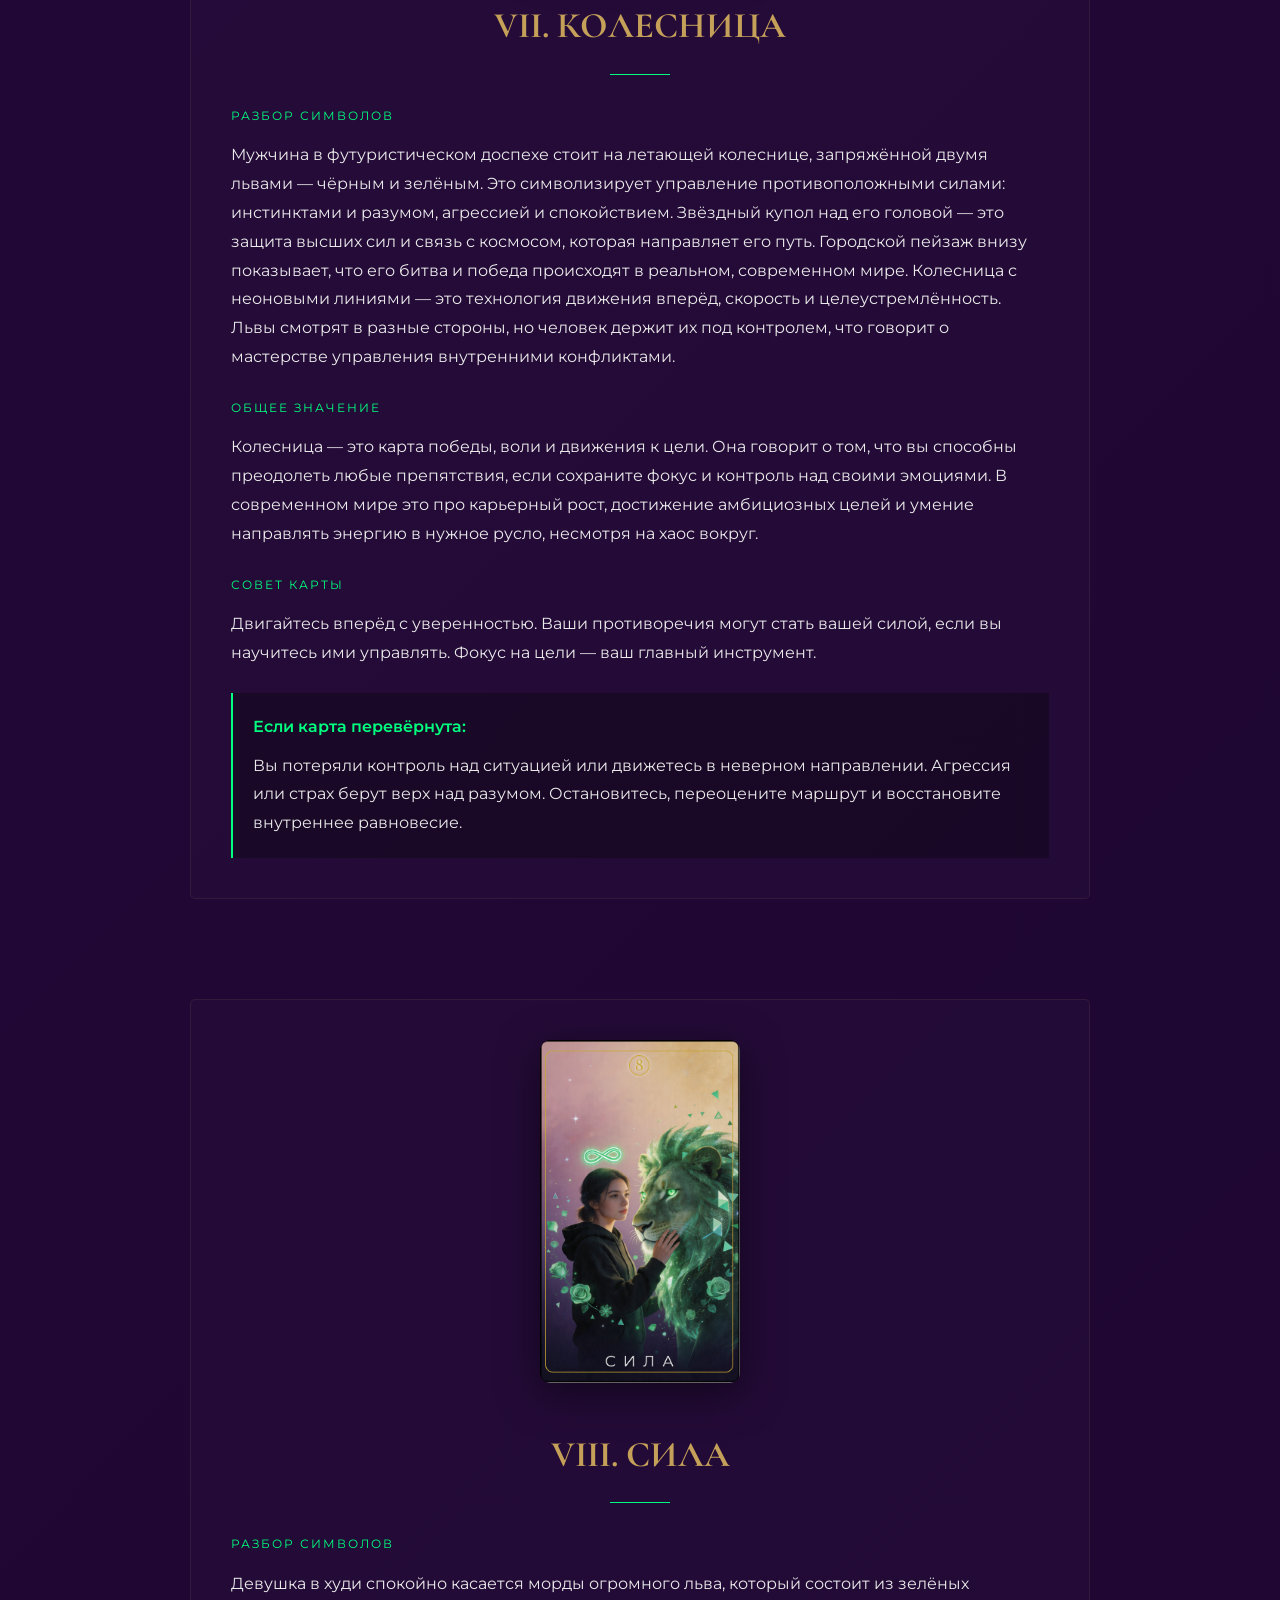
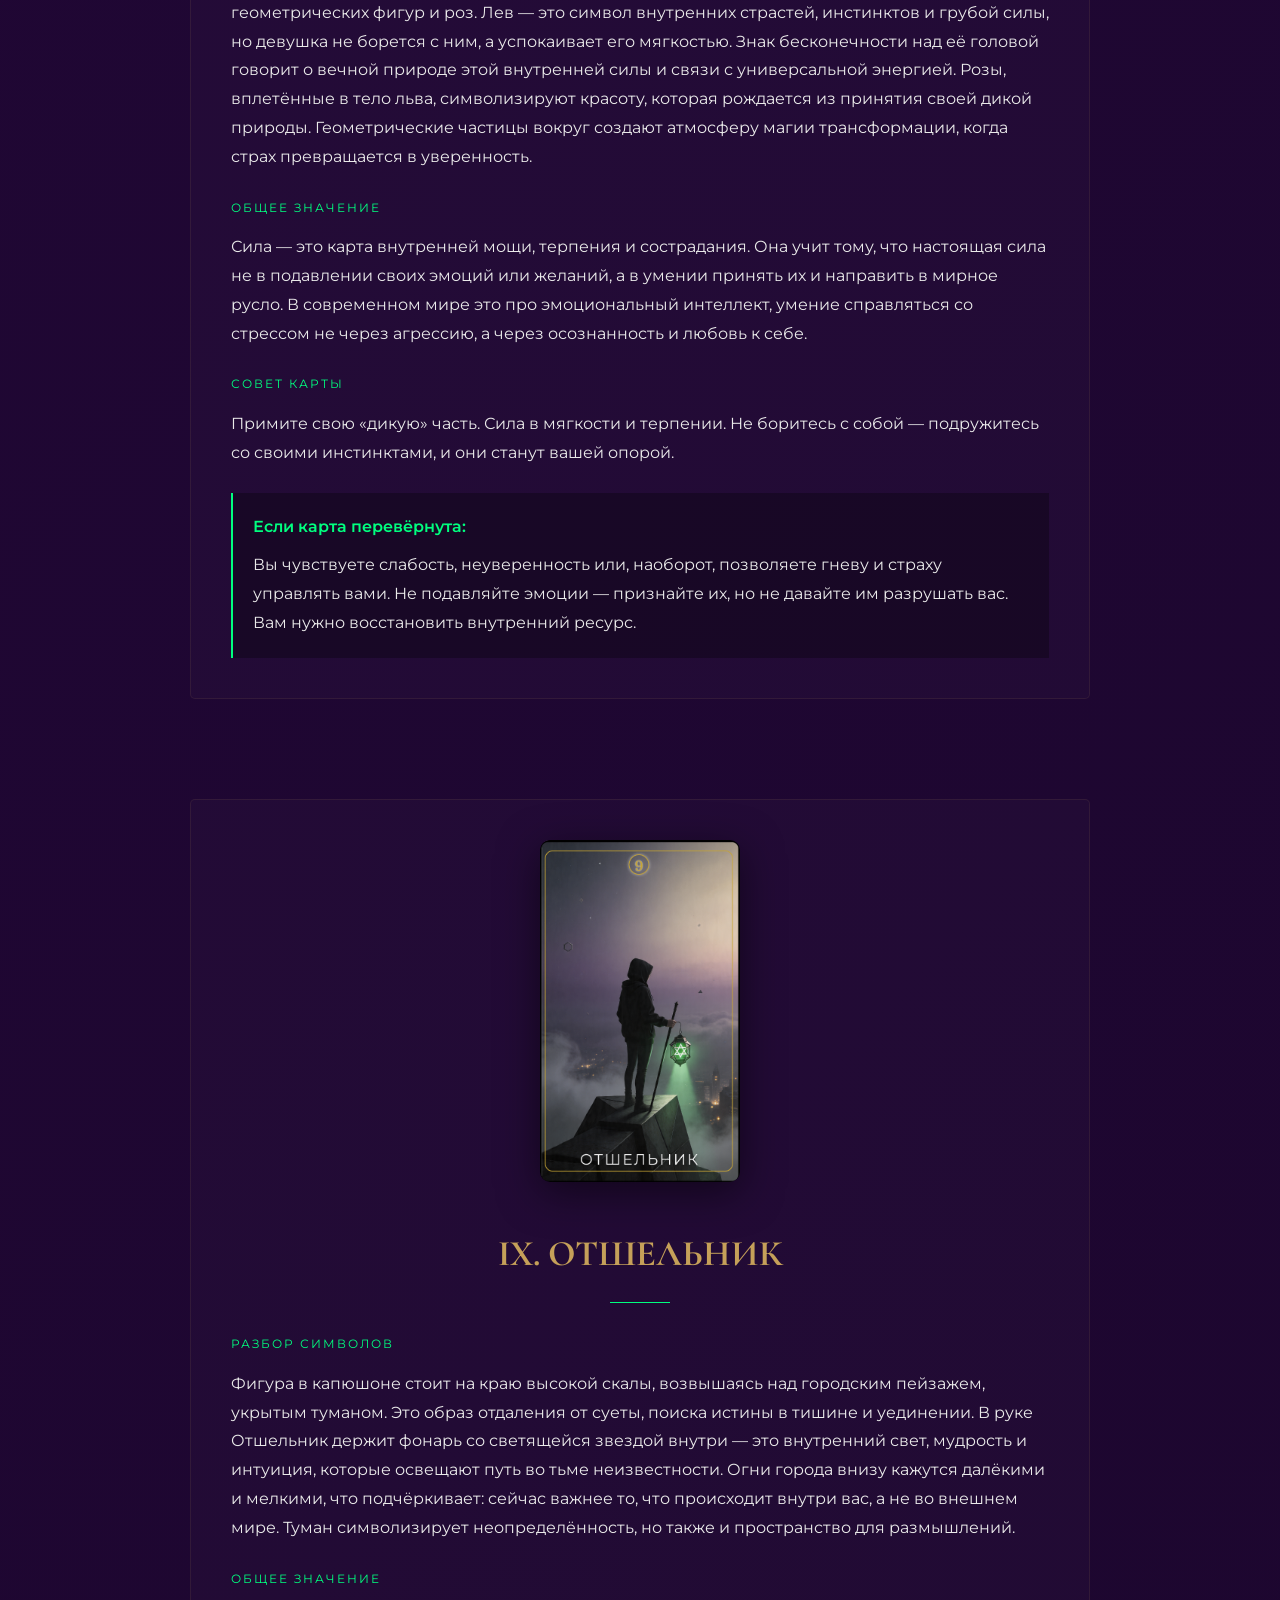
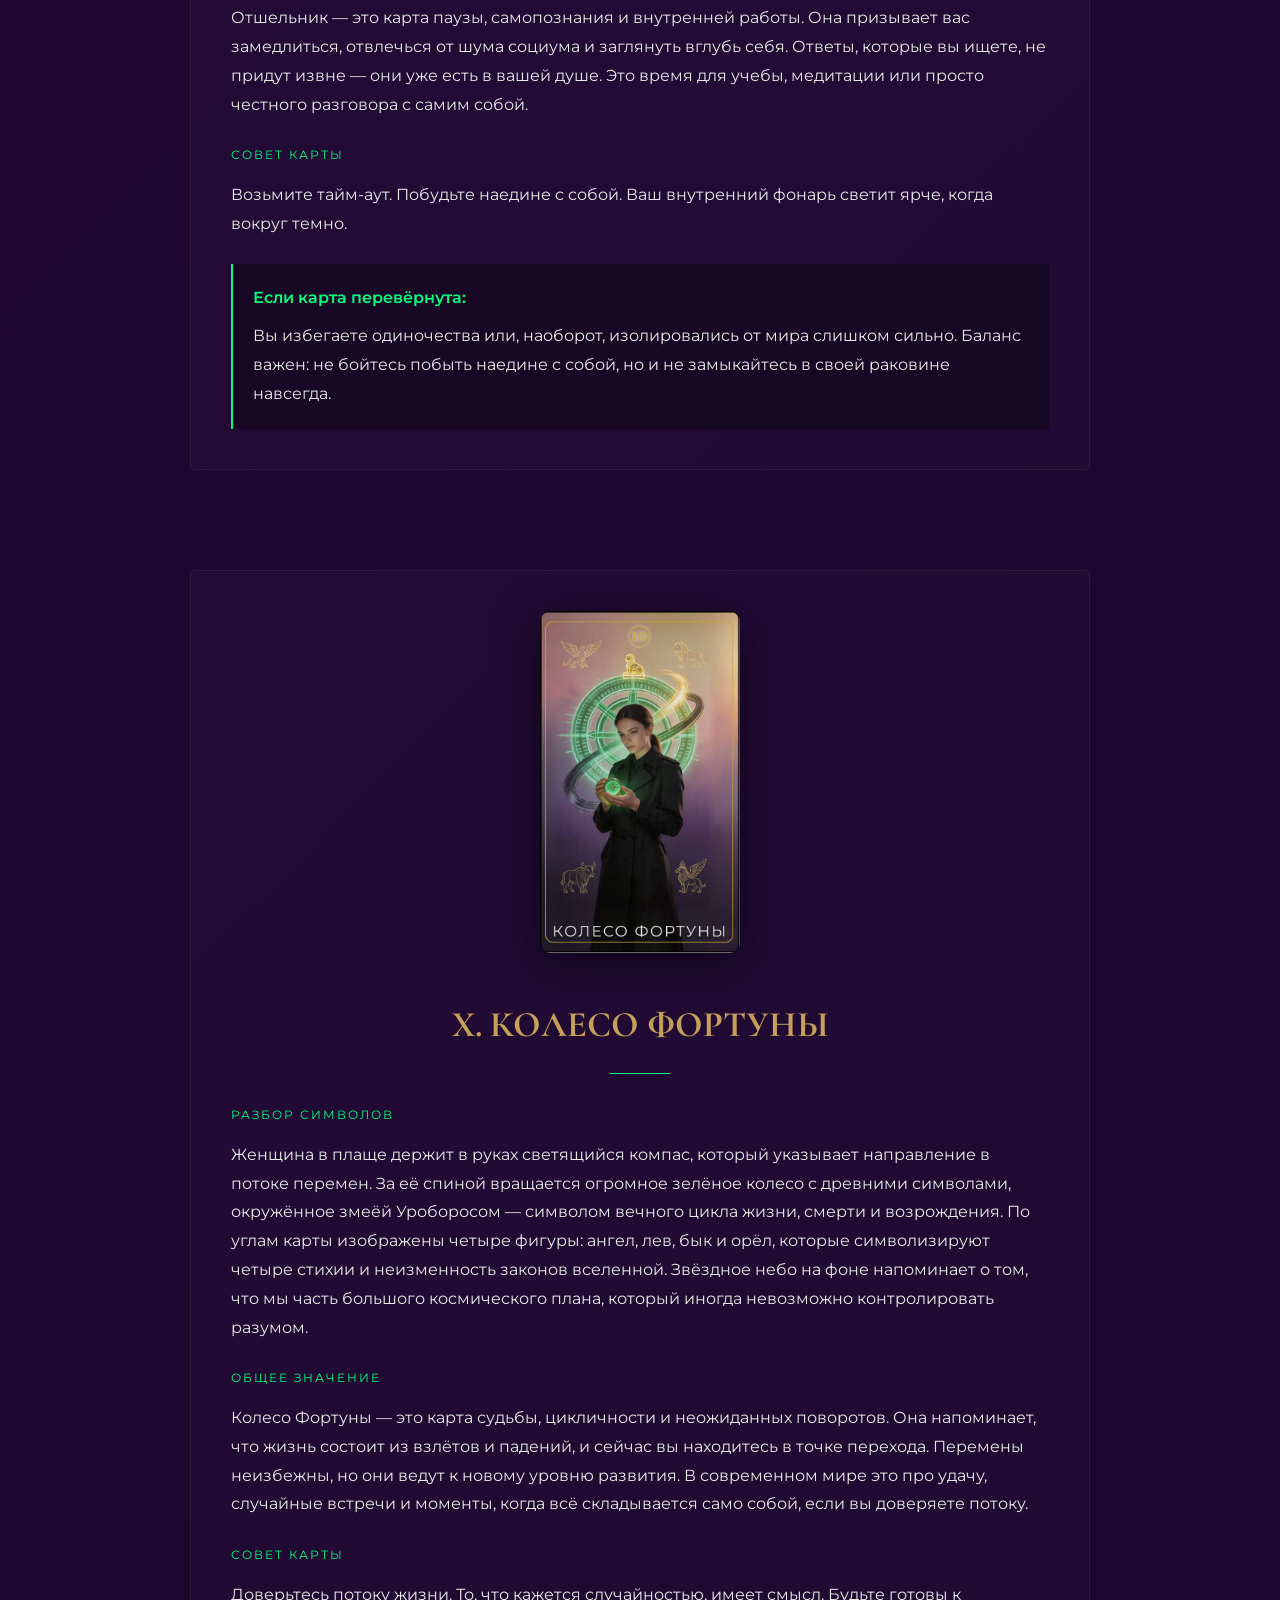
<file: major.html>
<!DOCTYPE html>
<html lang="ru">
<head>
    <meta charset="UTF-8">
    <meta name="viewport" content="width=device-width, initial-scale=1.0">
    <title>Старшие Арканы | Код Души</title>
    <link rel="stylesheet" href="style.css">
    <link rel="preconnect" href="https://fonts.googleapis.com">
    <link rel="preconnect" href="https://fonts.gstatic.com" crossorigin>
    <link href="https://fonts.googleapis.com/css2?family=Cormorant+Garamond:ital,wght@0,300;0,400;0,600;1,400&family=Montserrat:wght@200;300;400&display=swap" rel="stylesheet">
    
       <style>
        .intro-text {
            max-width: 800px;
            margin: 0 auto 60px;
            text-align: center;
            font-size: 18px;
            line-height: 1.8;
            color: var(--text-muted);
        }

        .nav-links {
            display: flex;
            flex-wrap: wrap;
            justify-content: center;
            gap: 15px;
            margin-bottom: 80px;
            padding: 20px;
            background: rgba(0,0,0,0.2);
            border-radius: 10px;
        }

        .nav-links a {
            font-size: 12px;
            text-transform: uppercase;
            letter-spacing: 1px;
            color: var(--text-muted);
            text-decoration: none;
            transition: 0.3s;
            border-bottom: 1px solid transparent;
        }

        .nav-links a:hover {
            color: var(--gold);
            border-color: var(--gold);
        }

        .card-block {
            max-width: 900px;
            margin: 0 auto 100px;
            padding: 40px;
            background: rgba(255, 255, 255, 0.02);
            border: 1px solid rgba(197, 160, 89, 0.1);
            border-radius: 5px;
            scroll-margin-top: 120px;
        }

        .card-image {
            width: 100%;
            max-width: 200px; /* УМЕНЬШЕНО В 2 РАЗА */
            margin: 0 auto 40px;
            display: block;
            border-radius: 10px;
            box-shadow: 0 10px 40px rgba(0, 0, 0, 0.5);
        }

        .card-title {
            font-family: var(--font-serif);
            font-size: 36px;
            color: var(--gold);
            margin-bottom: 30px;
            text-align: center;
            position: relative;
        }

        .card-title::after {
            content: '';
            display: block;
            width: 60px;
            height: 1px;
            background: var(--emerald);
            margin: 15px auto 0;
        }

        .section-label {
            font-family: var(--font-sans);
            font-size: 12px;
            text-transform: uppercase;
            letter-spacing: 2px;
            color: var(--emerald);
            margin-bottom: 15px;
            display: block;
        }

        .card-text {
            font-size: 16px;
            line-height: 1.8;
            color: var(--text-main);
            margin-bottom: 25px;
        }

        .reversed-box {
            background: rgba(0, 0, 0, 0.3);
            padding: 20px;
            border-left: 2px solid var(--emerald);
            margin-top: 20px;
        }

        .reversed-title {
            color: var(--emerald);
            font-weight: 600;
            margin-bottom: 10px;
            display: block;
        }

        .back-to-top {
            position: fixed;
            bottom: 30px;
            right: 30px;
            width: 50px;
            height: 50px;
            background: rgba(197, 160, 89, 0.1);
            border: 1px solid var(--gold);
            color: var(--gold);
            display: flex;
            align-items: center;
            justify-content: center;
            font-size: 24px;
            cursor: pointer;
            opacity: 0;
            visibility: hidden;
            transition: 0.4s;
            z-index: 900;
            text-decoration: none;
        }

        .back-to-top.visible {
            opacity: 1;
            visibility: visible;
        }

        .back-to-top:hover {
            background: var(--gold);
            color: var(--bg-deep);
        }

        @media (max-width: 768px) {
            .card-image {
                max-width: 150px; /* УМЕНЬШЕНО ДЛЯ МОБИЛЬНЫХ */
            }
            
            .card-block {
                padding: 25px;
            }
        }
    </style>
</head>
<body>

    <header class="header">
        <div class="container header-inner">
            <a href="index.html" class="logo-link">
                <div class="logo-mono">КД</div>
                <div class="logo-text">КОД ДУШИ</div>
            </a>
            <nav class="desktop-nav">
                <a href="key.html">Ключ</a>
                <a href="major.html" style="color: var(--gold);">Старшие Арканы</a>
                <a href="minor.html">Младшие Арканы</a>
                <a href="spreads.html">Расклады</a>
            </nav>
        </div>
    </header>

    <main class="container" style="padding-top: 120px;">
        
        <h1 style="text-align: center; font-family: var(--font-serif); font-size: 48px; color: var(--gold); margin-bottom: 20px;">Старшие Арканы</h1>
        
        <p class="intro-text">
            Старшие Арканы — это 22 ключевые карты, которые описывают путь души от неведения к осознанности. Они не про бытовые ситуации, а про внутренние процессы, уроки и трансформации.<br><br>
            Каждая карта — это архетип, универсальный образ, который живёт в каждом из нас. Когда в раскладе выпадает Старший Аркан — это знак: ситуация важна, урок — глубок, перемены — неизбежны.<br><br>
            Не ищите «плохих» или «хороших» карт. Каждая несёт свой смысл. Доверяйте первому впечатлению.
        </p>

        <div class="nav-links" id="top">
            <a href="#shut">Шут</a>
            <a href="#mag">Маг</a>
            <a href="#zhrica">Жрица</a>
            <a href="#imperatritsa">Императрица</a>
            <a href="#imperator">Император</a>
            <a href="#ierofant">Иерофант</a>
            <a href="#vlublennye">Влюблённые</a>
            <a href="#kolesnica">Колесница</a>
            <a href="#sila">Сила</a>
            <a href="#otshelnik">Отшельник</a>
            <a href="#koleso">Колесо Фортуны</a>
            <a href="#spravedlivost">Справедливость</a>
            <a href="#poveshenny">Повешенный</a>
            <a href="#smert">Смерть</a>
            <a href="#umerennost">Умеренность</a>
            <a href="#dyavol">Дьявол</a>
            <a href="#bashnya">Башня</a>
            <a href="#zvezda">Звезда</a>
            <a href="#luna">Луна</a>
            <a href="#solntse">Солнце</a>
            <a href="#sud">Суд</a>
            <a href="#mir">Мир</a>
        </div>

        <!-- 0. ШУТ -->
        <article id="shut" class="card-block">
            <img src="shut.png" alt="Шут" class="card-image">
            <h2 class="card-title">0. ШУТ</h2>
            
            <span class="section-label">Разбор символов</span>
            <p class="card-text">Человек в худи и кроссовках — это современный герой, не рыцарь, а вы сами. Обычный человек, который стоит перед выбором. Смартфон с зелёным светом в руке — ваш «компас», интуиция, внутренний голос. Не карта, не книга, а ваш собственный экран, который показывает путь. Край скалы под ногами — граница известного и неизвестного. Шаг вперёд — это риск, но и начало нового пути. За спиной — ангельские крылья, символ защиты высших сил и поддержки вселенной. Вы не один, даже если кажется, что идёте вслепую. Звёзды и частицы вокруг создают атмосферу магии момента, чистого потенциала и энергии начала.</p>

            <span class="section-label">Общее значение</span>
            <p class="card-text">Шут — это начало пути. Карта говорит: «Ты стоишь на пороге чего-то нового. У тебя нет плана, но есть доверие. Это нормально.» Это про спонтанность, веру в себя, готовность сделать шаг без гарантий. В современном мире — это как начать новый проект, переехать, сменить работу, признаться в чувствах — без уверенности в результате.</p>

            <span class="section-label">Совет карты</span>
            <p class="card-text">Доверьтесь потоку. Иногда самый смелый поступок — просто начать, даже если вы не знаете, куда это приведёт. Ваш телефон (интуиция) уже показывает направление.</p>

            <div class="reversed-box">
                <span class="reversed-title">Если карта перевёрнута:</span>
                <p class="card-text" style="margin-bottom:0;">Вы боитесь сделать первый шаг или действуете слишком опрометчиво. Проверьте, не игнорируете ли вы реальные риски ради иллюзии свободы. Иногда лучше подождать и собрать больше информации, чем прыгать в неизвестность вслепую.</p>
            </div>
        </article>

        <!-- I. МАГ -->
        <article id="mag" class="card-block">
            <img src="mag.png" alt="Маг" class="card-image">
            <h2 class="card-title">I. МАГ</h2>
            
            <span class="section-label">Разбор символов</span>
            <p class="card-text">Девушка в худи за ноутбуком — это современный маг. Не в мантии, а в повседневной одежде. Магия сегодня — это навыки, технологии, знания. Ноутбук на столе — инструмент проявления. Через него вы создаёте, программируете, проектируете свою реальность. Зелёные кубики, парящие в воздухе над клавиатурой, — это ресурсы, идеи, возможности. Они материализуются из ваших мыслей и действий. Тень от девушки на стене — фигура с жезлом — это ваш потенциал, скрытая сила. То, кем вы можете стать, если примените волю. Кофе и кактус на столе напоминают о повседневности, о рутине, которая тоже часть магии. Маг работает не только в храме, но и дома, за рабочим столом.</p>

            <span class="section-label">Общее значение</span>
            <p class="card-text">Маг — это карта силы и возможностей. У вас уже есть всё, что нужно: навыки, инструменты, воля. Осталось только направить энергию в нужное русло. В современном контексте — это про то, как вы используете свои таланты, технологии, знания для создания реальности. Вы не жертва обстоятельств — вы творец.</p>

            <span class="section-label">Совет карты</span>
            <p class="card-text">Действуйте. Вы — творец своей реальности. Используйте свои таланты осознанно. Ноутбук, мысли, руки — всё это инструменты магии.</p>

            <div class="reversed-box">
                <span class="reversed-title">Если карта перевёрнута:</span>
                <p class="card-text" style="margin-bottom:0;">Вы не используете свой потенциал или пытаетесь манипулировать ситуацией. Возможно, вам не хватает навыков или ресурсов прямо сейчас. Не форсируйте события — сначала подготовьте почву.</p>
            </div>
        </article>

        <!-- II. ЖРИЦА -->
        <article id="zhrica" class="card-block">
            <img src="zhrica.png" alt="Жрица" class="card-image">
            <h2 class="card-title">II. ЖРИЦА</h2>
            
            <span class="section-label">Разбор символов</span>
            <p class="card-text">Женщина в медитативной позе — это погружение внутрь, тишина, сосредоточенность. Она не действует внешне — она слушает внутреннее. Планшет в её руках — это современный свиток знаний. Информация, которую нельзя прочитать глазами, — её нужно почувствовать. Цифровые колонны по бокам создают портал между мирами. Левая колонна — логика, правая — интуиция. Жрица находится посередине, в точке баланса. Луна внизу, под её ногами, — это подсознание, эмоции, тайны. То, что скрыто, но влияет на всё. Звёзды и геометрические фигуры вокруг создают атмосферу космического порядка, гармонии, связи с универсальным знанием.</p>

            <span class="section-label">Общее значение</span>
            <p class="card-text">Жрица приглашает вас заглянуть внутрь себя. Ответы, которые вы ищете, уже есть в вашем подсознании. Доверяйте снам, знакам, тихому голосу интуиции. В современном мире — это про то, когда нужно остановиться, отключиться от шума, послушать себя. Планшет — не для поиска ответов в интернете, а для записи того, что приходит изнутри.</p>

            <span class="section-label">Совет карты</span>
            <p class="card-text">Замедлитесь. Послушайте тишину. То, что скрыто, скоро откроется. Ваш планшет — зеркало души, а не поисковик.</p>

            <div class="reversed-box">
                <span class="reversed-title">Если карта перевёрнута:</span>
                <p class="card-text" style="margin-bottom:0;">Вы игнорируете свою интуицию или поверхностно относитесь к ситуации. Возможно, вы скрываете правду от себя или других. Прислушайтесь к своим снам и ощущениям — там ключ к разгадке.</p>
            </div>
        </article>

        <!-- III. ИМПЕРАТРИЦА -->
        <article id="imperatritsa" class="card-block">
            <img src="imperatritsa.png" alt="Императрица" class="card-image">
            <h2 class="card-title">III. ИМПЕРАТРИЦА</h2>
            
            <span class="section-label">Разбор символов</span>
            <p class="card-text">Женщина в чёрном бархате на троне — это власть, элегантность, зрелость. Не королева-воин, а императрица-созидательница. Трон, составленный из геометрических блоков, символизирует структуру, стабильность, прочный фундамент. Её власть построена не на песке, а на камне. Жезл в одной руке — это сила действия, воля, способность воплощать идеи в жизнь. Гранат в другой руке — плодородие, изобилие, жизненная сила. Гранат — древний символ богатства, здоровья, творчества. Листья монстеры вокруг трона — это природа, рост, живая энергия. Императрица связана с землёй, с телом, с чувственными удовольствиями. Звёзды над её головой, выстроенные в форму короны, — это божественное благословение, связь с космосом. Её власть дана свыше, но реализуется на земле.</p>

            <span class="section-label">Общее значение</span>
            <p class="card-text">Императрица — это энергия созидания и заботы. Время расти, творить, наслаждаться жизнью. Вы в гармонии с собой и миром. В современном контексте — это про то, как вы заботитесь о себе, своём теле, своём пространстве. Как создаёте красоту, комфорт, изобилие. Это не роскошь ради роскоши — это уважение к себе.</p>

            <span class="section-label">Совет карты</span>
            <p class="card-text">Позвольте себе получать. Забота о себе — это не эгоизм, а источник силы. Ваш трон — ваше право на комфорт и власть над своей жизнью.</p>

            <div class="reversed-box">
                <span class="reversed-title">Если карта перевёрнута:</span>
                <p class="card-text" style="margin-bottom:0;">Вы забываете о себе, растворяясь в заботе о других, или, наоборот, проявляете излишний контроль и собственничество. Восстановите баланс: наполните себя, прежде чем отдавать.</p>
            </div>
        </article>

        <!-- IV. ИМПЕРАТОР -->
        <article id="imperator" class="card-block">
            <img src="imperator.png" alt="Император" class="card-image">
            <h2 class="card-title">IV. ИМПЕРАТОР</h2>
            
            <span class="section-label">Разбор символов</span>
            <p class="card-text">Мужчина в кожаной куртке на троне из геометрических блоков — это образ современной власти и структуры. Он не король в мантии, а лидер в повседневной одежде, что говорит о том, что порядок и контроль доступны каждому в обычной жизни. Жезл с зелёным кристаллом в его руке символизирует волю к действию и способность управлять ресурсами. Зелёная сфера, парящая рядом, — это материальный мир, ресурсы и стабильность, которые находятся под его контролем. Над головой светится корона-голограмма, указывающая на то, что его авторитет признан не только людьми, но и высшими силами. На фоне видны чертежи зданий и городской пейзаж, что подчеркивает роль Императора как архитектора реальности, строителя фундаментов и создателя систем.</p>

            <span class="section-label">Общее значение</span>
            <p class="card-text">Император — это карта порядка, дисциплины и ответственности. Она говорит о необходимости взять ситуацию под контроль, установить чёткие правила и создать надёжную основу для будущего. В современном мире это про умение планировать, брать на себя ответственность за свои решения и строить жизнь по собственному проекту, а не плыть по течению.</p>

            <span class="section-label">Совет карты</span>
            <p class="card-text">Действуйте системно. Чёткий план и дисциплина приведут к результату. Вы — архитектор своей жизни, и у вас есть все инструменты, чтобы построить прочный фундамент.</p>

            <div class="reversed-box">
                <span class="reversed-title">Если карта перевёрнута:</span>
                <p class="card-text" style="margin-bottom:0;">Вы либо слишком жестко контролируете ситуацию, превращая порядок в тиранию, либо полностью упустили контроль и хаос захлестнул вас. Найдите золотую середину между структурой и гибкостью.</p>
            </div>
        </article>

        <!-- V. ИЕРОФАНТ -->
        <article id="ierofant" class="card-block">
            <img src="ierofant.png" alt="Иерофант" class="card-image">
            <h2 class="card-title">V. ИЕРОФАНТ</h2>
            
            <span class="section-label">Разбор символов</span>
            <p class="card-text">Седовласый мужчина в строгом костюме сидит между двумя высокими колоннами, что символизирует баланс между традицией и знанием. Его поднятая рука — жест благословения и передачи мудрости, а жезл с ключами в другой руке означает доступ к тайным знаниям и духовным истинам. Светящийся нимб над головой показывает его связь с высшим сознанием и духовным авторитетом. Ключи, парящие перед ним, — это символы открытия дверей к пониманию, обучению и внутреннему росту. Колонны за его спиной создают ощущение храма или святилища знаний, где хранятся вековые истины.</p>

            <span class="section-label">Общее значение</span>
            <p class="card-text">Иерофант — это карта традиций, обучения и духовного наставничества. Она приглашает вас обратиться к проверенным временем знаниям, найти учителя или самому стать проводником для других. В современном контексте это может быть обучение, получение сертификата, обращение к психологии или философии для поиска ответов. Это про уважение к опыту предков и понимание того, что некоторые истины передаются из поколения в поколение.</p>

            <span class="section-label">Совет карты</span>
            <p class="card-text">Ищите смысл в традициях и знаниях. Найдите наставника или станьте им для кого-то. Мудрость часто скрыта в том, что уже известно человечеству.</p>

            <div class="reversed-box">
                <span class="reversed-title">Если карта перевёрнута:</span>
                <p class="card-text" style="margin-bottom:0;">Вы слепо следуете убеждениям или, наоборот, отвергаете любой авторитет и опыт. Пересмотрите свои убеждения: возможно, пришло время выйти за рамки привычных правил и найти свой собственный путь.</p>
            </div>
        </article>

        <!-- VI. ВЛЮБЛЁННЫЕ -->
        <article id="vlublennye" class="card-block">
            <img src="vlublennye.png" alt="Влюблённые" class="card-image">
            <h2 class="card-title">VI. ВЛЮБЛЁННЫЕ</h2>
            
            <span class="section-label">Разбор символов</span>
            <p class="card-text">Молодой человек и девушка в одинаковых худи стоят лицом друг к другу, протягивая руки. Это символ открытости, диалога и равного партнёрства, где нет доминирования, есть встреча двух личностей. Между ними светятся два портала — синий и розовый, что олицетворяет выбор пути, разные варианты развития событий или баланс мужской и женской энергий. Над их головами парит шестиконечная звезда с сердцем в центре — знак сакрального союза, гармонии и любви, возведённой в абсолют. Ветвь граната слева напоминает о глубине чувств, искушении и плодородии отношений.</p>

            <span class="section-label">Общее значение</span>
            <p class="card-text">Влюблённые — это карта выбора и ценностей. Она указывает на ситуацию, где вам предстоит принять решение, основанное на том, что для вас действительно важно. Это не только про романтику, но и про союз идей, людей или частей вашей личности. Карта говорит о необходимости действовать в согласии с сердцем, а не только с разумом.</p>

            <span class="section-label">Совет карты</span>
            <p class="card-text">Слушайте своё сердце. Делайте выбор, который приносит вам радость и соответствует вашим истинным ценностям, а не ожиданиям окружающих.</p>

            <div class="reversed-box">
                <span class="reversed-title">Если карта перевёрнута:</span>
                <p class="card-text" style="margin-bottom:0;">Вы стоите перед сложным выбором или дисбалансом в отношениях. Возможно, вы жертвуете своими интересами ради другого или боитесь взять ответственность за своё решение. Будьте честны с собой.</p>
            </div>
        </article>

        <!-- VII. КОЛЕСНИЦА -->
        <article id="kolesnica" class="card-block">
            <img src="kolesnica.png" alt="Колесница" class="card-image">
            <h2 class="card-title">VII. КОЛЕСНИЦА</h2>
            
            <span class="section-label">Разбор символов</span>
            <p class="card-text">Мужчина в футуристическом доспехе стоит на летающей колеснице, запряжённой двумя львами — чёрным и зелёным. Это символизирует управление противоположными силами: инстинктами и разумом, агрессией и спокойствием. Звёздный купол над его головой — это защита высших сил и связь с космосом, которая направляет его путь. Городской пейзаж внизу показывает, что его битва и победа происходят в реальном, современном мире. Колесница с неоновыми линиями — это технология движения вперёд, скорость и целеустремлённость. Львы смотрят в разные стороны, но человек держит их под контролем, что говорит о мастерстве управления внутренними конфликтами.</p>

            <span class="section-label">Общее значение</span>
            <p class="card-text">Колесница — это карта победы, воли и движения к цели. Она говорит о том, что вы способны преодолеть любые препятствия, если сохраните фокус и контроль над своими эмоциями. В современном мире это про карьерный рост, достижение амбициозных целей и умение направлять энергию в нужное русло, несмотря на хаос вокруг.</p>

            <span class="section-label">Совет карты</span>
            <p class="card-text">Двигайтесь вперёд с уверенностью. Ваши противоречия могут стать вашей силой, если вы научитесь ими управлять. Фокус на цели — ваш главный инструмент.</p>

            <div class="reversed-box">
                <span class="reversed-title">Если карта перевёрнута:</span>
                <p class="card-text" style="margin-bottom:0;">Вы потеряли контроль над ситуацией или движетесь в неверном направлении. Агрессия или страх берут верх над разумом. Остановитесь, переоцените маршрут и восстановите внутреннее равновесие.</p>
            </div>
        </article>

        <!-- VIII. СИЛА -->
        <article id="sila" class="card-block">
            <img src="sila.png" alt="Сила" class="card-image">
            <h2 class="card-title">VIII. СИЛА</h2>
            
            <span class="section-label">Разбор символов</span>
            <p class="card-text">Девушка в худи спокойно касается морды огромного льва, который состоит из зелёных геометрических фигур и роз. Лев — это символ внутренних страстей, инстинктов и грубой силы, но девушка не борется с ним, а успокаивает его мягкостью. Знак бесконечности над её головой говорит о вечной природе этой внутренней силы и связи с универсальной энергией. Розы, вплетённые в тело льва, символизируют красоту, которая рождается из принятия своей дикой природы. Геометрические частицы вокруг создают атмосферу магии трансформации, когда страх превращается в уверенность.</p>

            <span class="section-label">Общее значение</span>
            <p class="card-text">Сила — это карта внутренней мощи, терпения и сострадания. Она учит тому, что настоящая сила не в подавлении своих эмоций или желаний, а в умении принять их и направить в мирное русло. В современном мире это про эмоциональный интеллект, умение справляться со стрессом не через агрессию, а через осознанность и любовь к себе.</p>

            <span class="section-label">Совет карты</span>
            <p class="card-text">Примите свою «дикую» часть. Сила в мягкости и терпении. Не боритесь с собой — подружитесь со своими инстинктами, и они станут вашей опорой.</p>

            <div class="reversed-box">
                <span class="reversed-title">Если карта перевёрнута:</span>
                <p class="card-text" style="margin-bottom:0;">Вы чувствуете слабость, неуверенность или, наоборот, позволяете гневу и страху управлять вами. Не подавляйте эмоции — признайте их, но не давайте им разрушать вас. Вам нужно восстановить внутренний ресурс.</p>
            </div>
        </article>

        <!-- IX. ОТШЕЛЬНИК -->
        <article id="otshelnik" class="card-block">
            <img src="otshelnik.png" alt="Отшельник" class="card-image">
            <h2 class="card-title">IX. ОТШЕЛЬНИК</h2>
            
            <span class="section-label">Разбор символов</span>
            <p class="card-text">Фигура в капюшоне стоит на краю высокой скалы, возвышаясь над городским пейзажем, укрытым туманом. Это образ отдаления от суеты, поиска истины в тишине и уединении. В руке Отшельник держит фонарь со светящейся звездой внутри — это внутренний свет, мудрость и интуиция, которые освещают путь во тьме неизвестности. Огни города внизу кажутся далёкими и мелкими, что подчёркивает: сейчас важнее то, что происходит внутри вас, а не во внешнем мире. Туман символизирует неопределённость, но также и пространство для размышлений.</p>

            <span class="section-label">Общее значение</span>
            <p class="card-text">Отшельник — это карта паузы, самопознания и внутренней работы. Она призывает вас замедлиться, отвлечься от шума социума и заглянуть вглубь себя. Ответы, которые вы ищете, не придут извне — они уже есть в вашей душе. Это время для учебы, медитации или просто честного разговора с самим собой.</p>

            <span class="section-label">Совет карты</span>
            <p class="card-text">Возьмите тайм-аут. Побудьте наедине с собой. Ваш внутренний фонарь светит ярче, когда вокруг темно.</p>

            <div class="reversed-box">
                <span class="reversed-title">Если карта перевёрнута:</span>
                <p class="card-text" style="margin-bottom:0;">Вы избегаете одиночества или, наоборот, изолировались от мира слишком сильно. Баланс важен: не бойтесь побыть наедине с собой, но и не замыкайтесь в своей раковине навсегда.</p>
            </div>
        </article>

        <!-- X. КОЛЕСО ФОРТУНЫ -->
        <article id="koleso" class="card-block">
            <img src="koleso.png" alt="Колесо Фортуны" class="card-image">
            <h2 class="card-title">X. КОЛЕСО ФОРТУНЫ</h2>
            
            <span class="section-label">Разбор символов</span>
            <p class="card-text">Женщина в плаще держит в руках светящийся компас, который указывает направление в потоке перемен. За её спиной вращается огромное зелёное колесо с древними символами, окружённое змеёй Уроборосом — символом вечного цикла жизни, смерти и возрождения. По углам карты изображены четыре фигуры: ангел, лев, бык и орёл, которые символизируют четыре стихии и неизменность законов вселенной. Звёздное небо на фоне напоминает о том, что мы часть большого космического плана, который иногда невозможно контролировать разумом.</p>

            <span class="section-label">Общее значение</span>
            <p class="card-text">Колесо Фортуны — это карта судьбы, цикличности и неожиданных поворотов. Она напоминает, что жизнь состоит из взлётов и падений, и сейчас вы находитесь в точке перехода. Перемены неизбежны, но они ведут к новому уровню развития. В современном мире это про удачу, случайные встречи и моменты, когда всё складывается само собой, если вы доверяете потоку.</p>

            <span class="section-label">Совет карты</span>
            <p class="card-text">Доверьтесь потоку жизни. То, что кажется случайностью, имеет смысл. Будьте готовы к переменам — колесо всегда вращается.</p>

            <div class="reversed-box">
                <span class="reversed-title">Если карта перевёрнута:</span>
                <p class="card-text" style="margin-bottom:0;">Вы сопротивляетесь переменам или чувствуете, что удача отвернулась. Не пытайтесь остановить колесо — примите текущий момент как необходимый урок. Этот период временный, и вскоре цикл повернётся в вашу пользу.</p>
            </div>
        </article>

        <!-- XI. СПРАВЕДЛИВОСТЬ -->
        <article id="spravedlivost" class="card-block">
            <img src="spravedlivost.png" alt="Справедливость" class="card-image">
            <h2 class="card-title">XI. СПРАВЕДЛИВОСТЬ</h2>
            
            <span class="section-label">Разбор символов</span>
            <p class="card-text">Женщина в строгом деловом костюме держит в руке светящийся меч, направленный вверх. Это символ истины, решительности и способности отсечь ложь и иллюзии. Рядом с ней парят весы — знак баланса, кармы и объективной оценки ситуации. Её взгляд прямой и спокойный, что говорит о беспристрастности. Геометрический нимб над головой и линии на фоне напоминают о законах вселенной, которые работают чётко и неумолимо. Здесь нет места эмоциям, есть только факты и последствия действий.</p>

            <span class="section-label">Общее значение</span>
            <p class="card-text">Справедливость — это карта причин и следствий, честности и закона. Она напоминает, что каждое ваше действие имеет отклик. Если вы были честны и трудились — придёт награда. Если обманывали — придётся ответить. Это также может указывать на юридические вопросы или необходимость принять взвешенное, справедливое решение.</p>

            <span class="section-label">Совет карты</span>
            <p class="card-text">Будьте честны с собой и другими. Примите ответственность за свои поступки. Истина всегда всплывает наружу.</p>

            <div class="reversed-box">
                <span class="reversed-title">Если карта перевёрнута:</span>
                <p class="card-text" style="margin-bottom:0;">Вы избегаете ответственности или сталкиваетесь с несправедливостью. Возможно, вы необъективны в оценке ситуации. Проверьте факты, будьте честны и готовы ответить за свои действия.</p>
            </div>
        </article>

        <!-- XII. ПОВЕШЕННЫЙ -->
        <article id="poveshenny" class="card-block">
            <img src="poveshenny.png" alt="Повешенный" class="card-image">
            <h2 class="card-title">XII. ПОВЕШЕННЫЙ</h2>
            
            <span class="section-label">Разбор символов</span>
            <p class="card-text">Человек висит вниз головой на фоне перевёрнутого города. Это мощная метафора смены перспективы: мир, который вы знали, теперь выглядит иначе, и в этом новом взгляде кроется истина. Неоновые кольца вокруг головы и ног символизируют энергетические потоки и добровольную жертву — он не связан верёвками, он принял это положение сам. Его поза расслаблена, руки раскрыты, что говорит о сдаче, доверии потоку и отсутствии борьбы. Ситуация «подвешена», но это не наказание, а пауза для осознания.</p>

            <span class="section-label">Общее значение</span>
            <p class="card-text">Повешенный — это карта паузы, жертвы и нового взгляда на вещи. Сейчас не время для активных действий. Вам нужно остановиться и посмотреть на ситуацию под другим углом. То, что казалось проблемой, может оказаться возможностью. Жертва здесь — это не потеря, а инвестиция в будущее понимание.</p>

            <span class="section-label">Совет карты</span>
            <p class="card-text">Посмотрите на ситуацию с другой стороны. Отпустите контроль и позвольте событиям идти своим чередом. В паузе рождается мудрость.</p>

            <div class="reversed-box">
                <span class="reversed-title">Если карта перевёрнута:</span>
                <p class="card-text" style="margin-bottom:0;">Вы застряли в позиции жертвы или бессмысленно сопротивляетесь неизбежному. Пауза затянулась, и вы теряете время. Измените угол зрения или действуйте, если поняли, что ждать больше нечего.</p>
            </div>
        </article>

        <!-- XIII. СМЕРТЬ -->
        <article id="smert" class="card-block">
            <img src="smert.png" alt="Смерть" class="card-image">
            <h2 class="card-title">XIII. СМЕРТЬ</h2>
            
            <span class="section-label">Разбор символов</span>
            <p class="card-text">Центральная фигура в футуристических доспехах с неоновыми линиями держит чёрное знамя с изображением белой розы. Это символ неизбежной трансформации: старое должно уйти, чтобы освободить место для нового, и в этом процессе есть своя красота (роза). За спиной воина парит огненный феникс — древний знак возрождения, способности восстать из пепла после кризиса. На заднем плане видны две фигуры: одна в тени, другая в свете, что показывает переход от одного состояния к другому. Зелёное свечение вокруг персонажа говорит о том, что эта «смерть» не физическая, а энергетическая — обновление души.</p>

            <span class="section-label">Общее значение</span>
            <p class="card-text">Смерть — это карта радикальных перемен и завершения цикла. Она говорит о том, что то, что отжило своё, должно уйти. Это может быть конец отношений, работы или старого образа жизни. Не бойтесь: конец одного — это всегда начало другого. Феникс на карте обещает, что вы обновитесь и станете сильнее.</p>

            <span class="section-label">Совет карты</span>
            <p class="card-text">Отпустите то, что держит вас в прошлом. Позвольте трансформации произойти. Вы не теряете себя, вы перерождаетесь.</p>

            <div class="reversed-box">
                <span class="reversed-title">Если карта перевёрнута:</span>
                <p class="card-text" style="margin-bottom:0;">Вы цепляетесь за прошлое и боитесь перемен. Сопротивление только продлевает агонию. Примите тот факт, что старый этап завершён, и позвольте себе начать заново.</p>
            </div>
        </article>

        <!-- XIV. УМЕРЕННОСТЬ -->
        <article id="umerennost" class="card-block">
            <img src="umerennost.png" alt="Умеренность" class="card-image">
            <h2 class="card-title">XIV. УМЕРЕННОСТЬ</h2>
            
            <span class="section-label">Разбор символов</span>
            <p class="card-text">Женщина в шёлковом халате переливает жидкость из одного бокала в другой, создавая золотистую спираль, которая символизирует алхимию души и умение смешивать противоположности. Это про поиск баланса между работой и отдыхом, разумом и чувствами. Вокруг неё парят кристаллы, отражающие свет, что говорит о прозрачности намерений и ясности мышления. Стеклянный нимб над головой указывает на целостность и гармонию, которую она обрела внутри себя. Городской пейзаж на заднем плане напоминает, что это состояние покоя доступно даже в центре современной суеты, если научиться управлять своими энергиями.</p>

            <span class="section-label">Общее значение</span>
            <p class="card-text">Умеренность — это карта терпения, исцеления и золотой середины. Она призывает не спешить, найти баланс во всём и действовать мягко, но настойчиво. В современном мире это про умение сочетать несовместимое: быть успешным, но не выгорать; быть открытым, но сохранять границы. Это время для отдыха и восстановления сил.</p>

            <span class="section-label">Совет карты</span>
            <p class="card-text">Ищите компромисс. Смешивайте разные части своей жизни, как зелье в бокале. Исцеление приходит через терпение и умеренность.</p>

            <div class="reversed-box">
                <span class="reversed-title">Если карта перевёрнута:</span>
                <p class="card-text" style="margin-bottom:0;">Вы потеряли баланс: либо работаете на износ, либо полностью расслабились. Избегайте крайностей. Вернитесь к центру, восстановите режим и найдите гармонию.</p>
            </div>
        </article>

        <!-- XV. ДЬЯВОЛ -->
        <article id="dyavol" class="card-block">
            <img src="dyavol.png" alt="Дьявол" class="card-image">
            <h2 class="card-title">XV. ДЬЯВОЛ</h2>
            
            <span class="section-label">Разбор символов</span>
            <p class="card-text">Мужчина в дорогом костюме с перевернутым треугольником на груди стоит уверенно, символизируя власть материального мира, привязанность к статусу и ресурсам. Зелёный туман под ногами олицетворяет теневую сторону желаний: зависть, жадность или зависимость, которая подпитывает его, но и удерживает на месте. На заднем плане фигуры, скованные цепями, показывают, что многие люди добровольно выбирают свои ограничения, будь то работа, отношения или убеждения. Но главный герой стоит свободно — его цепи не видны, потому что он пока ещё управляет ситуацией, хотя граница между контролем и зависимостью очень тонка.</p>

            <span class="section-label">Общее значение</span>
            <p class="card-text">Дьявол — это карта искушения, привязанностей и теневой стороны личности. Она указывает на то, что вас что-то держит: вредная привычка, токсичные отношения или страх потерять комфорт. Это не зло в чистом виде, это предупреждение: вы продаете свою свободу ради сиюминутного удовольствия или выгоды.</p>

            <span class="section-label">Совет карты</span>
            <p class="card-text">Осознайте свои цепи. То, что вас держит, — это ваш выбор. Посмотрите правде в глаза: готовы ли вы заплатить эту цену? Освобождение начинается с признания зависимости.</p>

            <div class="reversed-box">
                <span class="reversed-title">Если карта перевёрнута:</span>
                <p class="card-text" style="margin-bottom:0;">Вы начинаете освобождаться от оков или, наоборот, полностью поддались искушению. Если вы чувствуете, что не можете уйти — это знак, что пора разорвать цепи. Свобода возможна, если вы этого захотите.</p>
            </div>
        </article>

        <!-- XVI. БАШНЯ -->
        <article id="bashnya" class="card-block">
            <img src="bashnya.png" alt="Башня" class="card-image">
            <h2 class="card-title">XVI. БАШНЯ</h2>
            
            <span class="section-label">Разбор символов</span>
            <p class="card-text">Высокое чёрное здание с золотыми прожилками, пронзённое зелёной молнией, символизирует разрушение устаревших структур, иллюзий и ложной безопасности. Корона, падающая с вершины башни, означает крах эго, потерю статуса или внезапное осознание того, что старые методы больше не работают. Двое людей внизу наблюдают за процессом, что показывает: изменения неизбежны, и сопротивляться им бесполезно. Осколки и обломки в воздухе говорят о том, что старое должно разлететься в прах, чтобы освободить место для чего-то нового и настоящего.</p>

            <span class="section-label">Общее значение</span>
            <p class="card-text">Башня — это карта внезапных перемен, потрясений и освобождения. Это момент, когда рушится то, что было построено на лжи или шатком фундаменте. Хотя это может быть болезненно, разрушение необходимо для роста. В современном мире это может быть увольнение, разрыв отношений или крах планов, которые вели в тупик.</p>

            <span class="section-label">Совет карты</span>
            <p class="card-text">Позвольте старому уйти. Не пытайтесь склеить разбитое. Молния бьёт в то, что перестало служить вашему развитию. После разрушения начинается строительство.</p>

            <div class="reversed-box">
                <span class="reversed-title">Если карта перевёрнута:</span>
                <p class="card-text" style="margin-bottom:0;">Вы откладываете неизбежные перемены или боитесь краха иллюзий. Разрушение уже началось внутри вас — лучше признать это добровольно, чем ждать внешнего удара.</p>
            </div>
        </article>

        <!-- XVII. ЗВЕЗДА -->
        <article id="zvezda" class="card-block">
            <img src="zvezda.png" alt="Звезда" class="card-image">
            <h2 class="card-title">XVII. ЗВЕЗДА</h2>
            
            <span class="section-label">Разбор символов</span>
            <p class="card-text">Девушка в платье, усыпанном звёздами, тянет руку к светящейся звезде, которая олицетворяет надежду, вдохновение и путеводный ориентир после тёмных времён. Зелёная энергия, льющаяся из её ладоней, символизирует обновление, исцеление и творческий поток. Птица на геометрической ветке — знак свободы духа и лёгкости. Фон ночного неба с мягким свечением создаёт атмосферу спокойствия и веры в будущее. Это карта восстановления сил после бури, когда вы снова начинаете мечтать и верить в лучшее.</p>

            <span class="section-label">Общее значение</span>
            <p class="card-text">Звезда — это карта надежды, исцеления и духовного обновления. После кризиса приходит ясность и покой. Вы снова чувствуете связь с чем-то большим, обретаете цель и верите, что всё будет хорошо. Это время для творчества, медитации и планирования будущего с лёгким сердцем.</p>

            <span class="section-label">Совет карты</span>
            <p class="card-text">Верьте в лучшее. Вы на правильном пути. Позвольте себе мечтать и исцеляться. Вселенная поддерживает вас.</p>

            <div class="reversed-box">
                <span class="reversed-title">Если карта перевёрнута:</span>
                <p class="card-text" style="margin-bottom:0;">Вы потеряли надежду или чувствуете разочарование. Не отрывайтесь от реальности, но и не позволяйте отчаянию овладеть вами. Маленькие шаги к мечте помогут вернуть веру.</p>
            </div>
        </article>

        <!-- XVIII. ЛУНА -->
        <article id="luna" class="card-block">
            <img src="luna.png" alt="Луна" class="card-image">
            <h2 class="card-title">XVIII. ЛУНА</h2>
            
            <span class="section-label">Разбор символов</span>
            <p class="card-text">Женщина стоит у воды, глядя на огромный парящий кристалл, который отражает её внутреннее состояние и подсознательные страхи. Вода и туман на заднем плане символизируют неопределённость, иллюзии и скрытые эмоции, которые мешают видеть ситуацию ясно. Два волка по бокам — это инстинкты и страхи, которые воют в темноте неизвестности, требуя внимания, но не подпуская близко. Краб у ног указывает на защитную оболочку, которую мы выстраиваем, когда чувствуем себя уязвимыми. Вдалеке виднеются силуэты башен, напоминая, что реальность может быть совсем не такой, как кажется в лунном свете.</p>

            <span class="section-label">Общее значение</span>
            <p class="card-text">Луна — это карта иллюзий, подсознания и интуиции. Ситуация мутна, логика бессильна, и вы не можете доверять тому, что видите на поверхности. Это время, когда страхи и прошлый опыт искажают восприятие реальности. Доверяйте своему внутреннему чутью, а не фактам — сейчас факты могут быть обманчивы.</p>

            <span class="section-label">Совет карты</span>
            <p class="card-text">Слушайте интуицию. Не торопитесь с выводами. Сейчас всё кажется страшнее, чем есть на самом деле. Подождите, пока туман рассеется.</p>

            <div class="reversed-box">
                <span class="reversed-title">Если карта перевёрнута:</span>
                <p class="card-text" style="margin-bottom:0;">Иллюзии рассеиваются, и правда выходит наружу. Или, наоборот, вы запутались в собственных страхах. Разберитесь в эмоциях, прежде чем действовать. Не принимайте желаемое за действительное.</p>
            </div>
        </article>

        <!-- XIX. СОЛНЦЕ -->
        <article id="solntse" class="card-block">
            <img src="solntse.png" alt="Солнце" class="card-image">
            <h2 class="card-title">XIX. СОЛНЦЕ</h2>
            
            <span class="section-label">Разбор символов</span>
            <p class="card-text">Юноша на белом коне с раскинутыми руками — это образ радости, свободы и жизненной силы. Он не борется, не контролирует — он просто наслаждается моментом, доверяя потоку жизни. Белая лошадь символизирует чистоту намерений, лёгкость движения и гармонию с природой. Солнце над его головой — источник энергии, успеха и ясности. Его лучи проникают сквозь туман прошлого, освещая путь вперёд. Подсолнухи по краям карты — символ плодородия, роста и благодарности за то, что есть. Каменная стена на заднем плане напоминает о преодолённых препятствиях — вы прошли через трудности, и теперь перед вами открыт светлый горизонт.</p>

            <span class="section-label">Общее значение</span>
            <p class="card-text">Солнце — это карта радости, успеха и внутреннего света. После тёмных периодов приходит ясность, тепло и уверенность. Вы на правильном пути, ваши усилия вознаграждены, и мир отвечает вам взаимностью. Это время для празднования побед, творчества, любви и простых человеческих радостей. В современном контексте — это про то, как вы позволяете себе быть счастливым, не ожидая разрешения от других.</p>

            <span class="section-label">Совет карты</span>
            <p class="card-text">Радуйтесь жизни. Вы заслужили этот свет. Позвольте себе быть ребёнком — играть, мечтать, смеяться. Ваш внутренний солнечный свет заряжает всех вокруг.</p>

            <div class="reversed-box">
                <span class="reversed-title">Если карта перевёрнута:</span>
                <p class="card-text" style="margin-bottom:0;">Радость немного приглушена, или вы не позволяете себе быть счастливым до конца. Не теряйте скромность, но и не обесценивайте свои успехи. Свет есть, просто нужно немного времени, чтобы глаза привыкли.</p>
            </div>
        </article>

        <!-- XX. СУД -->
        <article id="sud" class="card-block">
            <img src="sud.png" alt="Суд" class="card-image">
            <h2 class="card-title">XX. СУД</h2>
            
            <span class="section-label">Разбор символов</span>
            <p class="card-text">Ангел с золотыми крыльями летит в небе, держа трубу — это призыв к пробуждению, внутренний зов, который невозможно игнорировать. Под ним три человека поднимают руки к небу, словно отвечая на этот призыв — они готовы оставить прошлое и начать заново. Зелёная спираль между ними символизирует энергию возрождения, цикличность жизни и момент, когда всё старое отмирает, чтобы дать место новому. Флаг с крестом у ангела напоминает о духовной миссии, о том, что каждый из нас здесь не случайно — мы проходим уроки, чтобы стать целостнее. Звёзды и геометрические фигуры вокруг создают атмосферу космического порядка: суд — это не наказание, а оценка пройденного пути и приглашение к следующему уровню.</p>

            <span class="section-label">Общее значение</span>
            <p class="card-text">Суд — это карта пробуждения, осознания и нового начала. Она говорит о том, что вы получили знак свыше — внутренний или внешний — и теперь должны ответить на него. Это может быть решение изменить жизнь, простить себя или других, принять свою истинную суть. В современном мире — это про то, как вы перестаёте жить по инерции и начинаете действовать согласно своему предназначению.</p>

            <span class="section-label">Совет карты</span>
            <p class="card-text">Ответьте на свой внутренний призыв. Не бойтесь перемен — они ведут вас к более полной версии себя. Прошлое уже отжило своё. Время двигаться вперёд.</p>

            <div class="reversed-box">
                <span class="reversed-title">Если карта перевёрнута:</span>
                <p class="card-text" style="margin-bottom:0;">Вы игнорируете свой внутренний зов или боитесь перемен. Не откладывайте решение на потом. Прошлое держит вас, но будущее уже стучится в дверь. Пора проснуться.</p>
            </div>
        </article>

        <!-- XXI. МИР -->
        <article id="mir" class="card-block">
            <img src="mir.png" alt="Мир" class="card-image">
            <h2 class="card-title">XXI. МИР</h2>
            
            <span class="section-label">Разбор символов</span>
            <p class="card-text">Женщина в белом платье парит внутри зелёного венка из листьев — это символ завершения цикла, целостности и гармонии. Её поза открытая, руки раскинуты, как будто она обнимает весь мир — это состояние единства с собой, с другими и с вселенной. По углам карты изображены четыре фигуры: ангел, лев, бык и орёл — они символизируют четыре стихии и четыре направления, показывая, что вы достигли баланса во всех сферах жизни. Звёздное небо на фоне напоминает о том, что вы часть большого космического плана, и ваше путешествие было не случайным — оно привело вас сюда, к точке завершения и нового начала одновременно.</p>

            <span class="section-label">Общее значение</span>
            <p class="card-text">Мир — это карта завершения, целостности и достижения цели. Вы прошли долгий путь, пережили трансформации, научились многому — и теперь можете оглянуться назад с чувством удовлетворения. Это не конец, а переход на новый уровень. В современном мире — это про то, как вы завершаете проект, отношения или этап жизни, чувствуя, что сделали всё, что могли. Теперь открывается новая дверь.</p>

            <span class="section-label">Совет карты</span>
            <p class="card-text">Празднуйте завершение. Вы прошли огромный путь. Поблагодарите себя за стойкость и мудрость. Новый цикл уже начинается — будьте готовы к нему.</p>

            <div class="reversed-box">
                <span class="reversed-title">Если карта перевёрнута:</span>
                <p class="card-text" style="margin-bottom:0;">Вы не можете завершить начатое или чувствуете незавершённость. Не цепляйтесь за прошлое. Завершение — это не потеря, а освобождение места для нового. Доверьтесь потоку — следующий шаг будет ещё важнее.</p>
            </div>
        </article>

    </main>

    <a href="#top" class="back-to-top" id="backToTopBtn">↑</a>

    <footer class="footer" style="position: relative; margin-top: 50px;">
        <p>&copy; 2026 Код Души. Все права защищены.</p>
    </footer>

   <script>
    document.addEventListener('DOMContentLoaded', () => {
        const backToTopBtn = document.getElementById('backToTopBtn');
        
        if (backToTopBtn) {
            window.addEventListener('scroll', () => {
                if (window.scrollY > 300) {
                    backToTopBtn.classList.add('visible');
                } else {
                    backToTopBtn.classList.remove('visible');
                }
            });
        }
    });
</script>
</body>
</html>
</file>
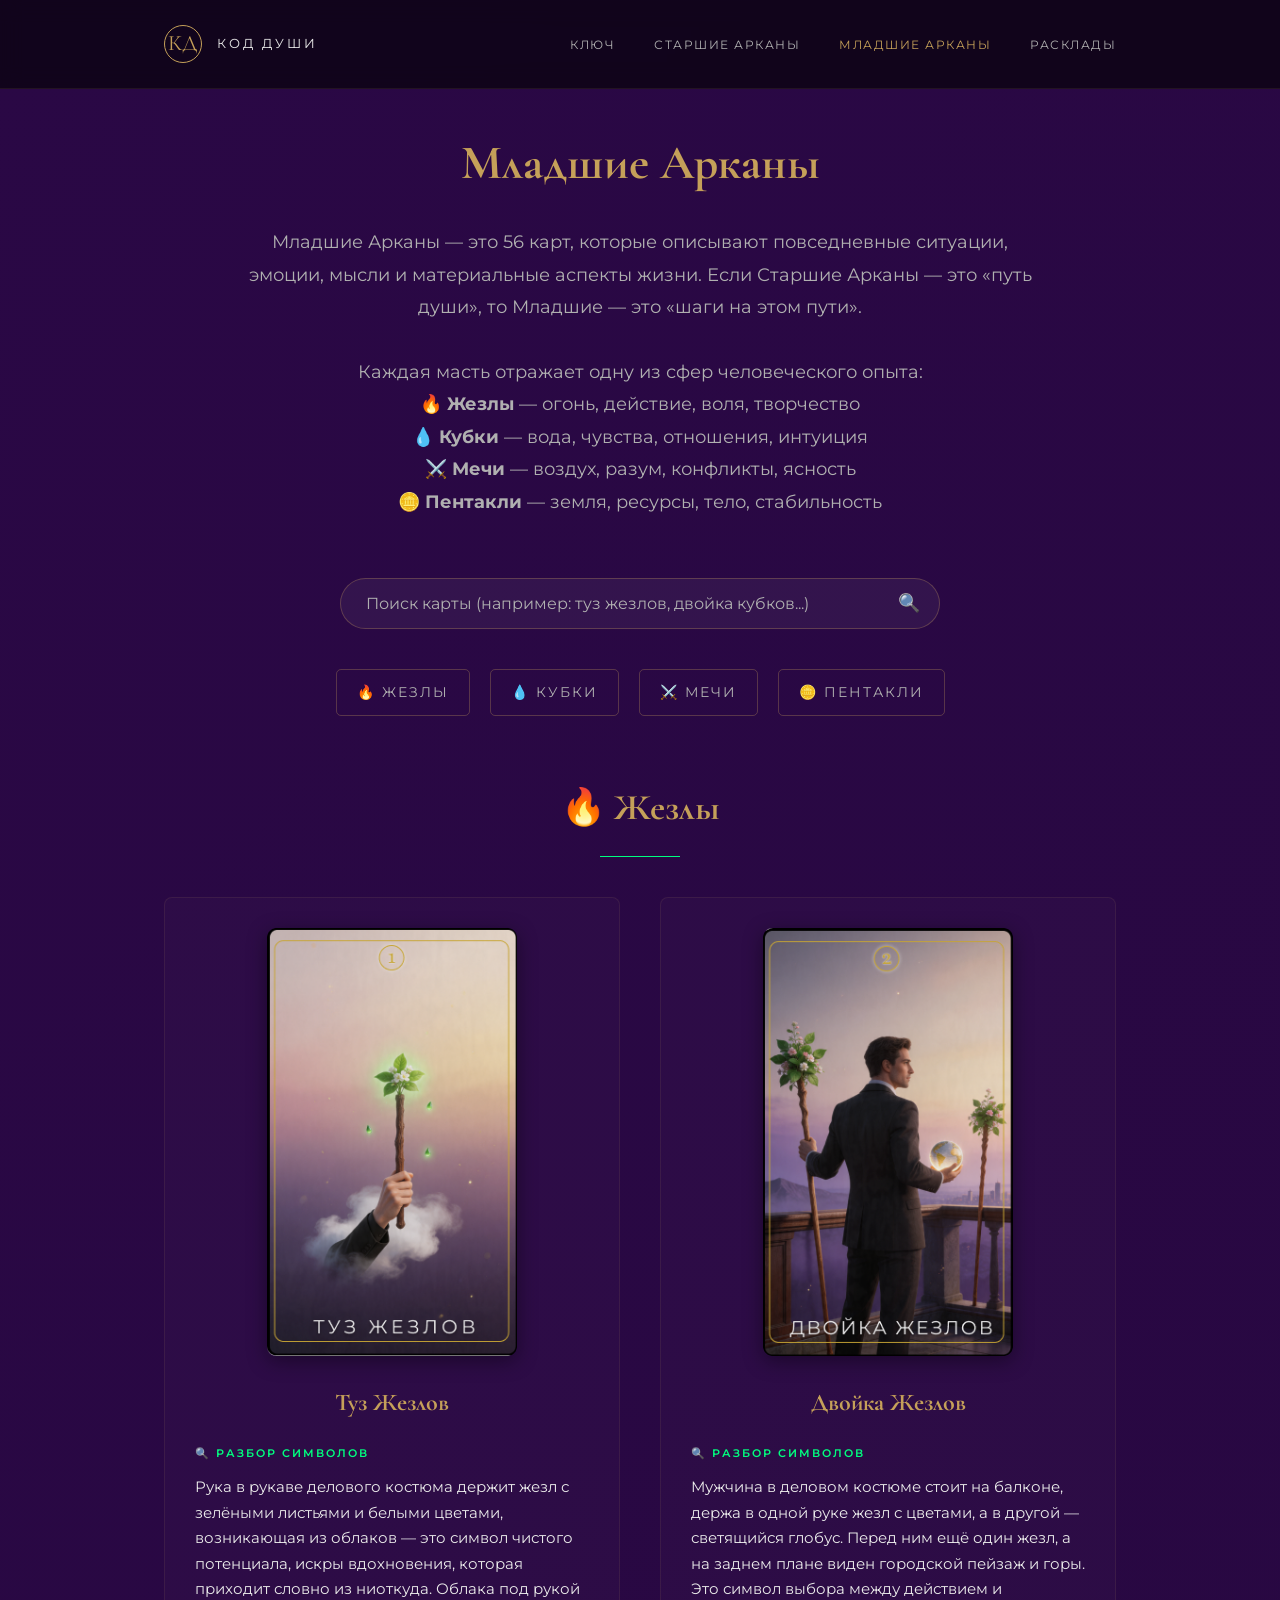
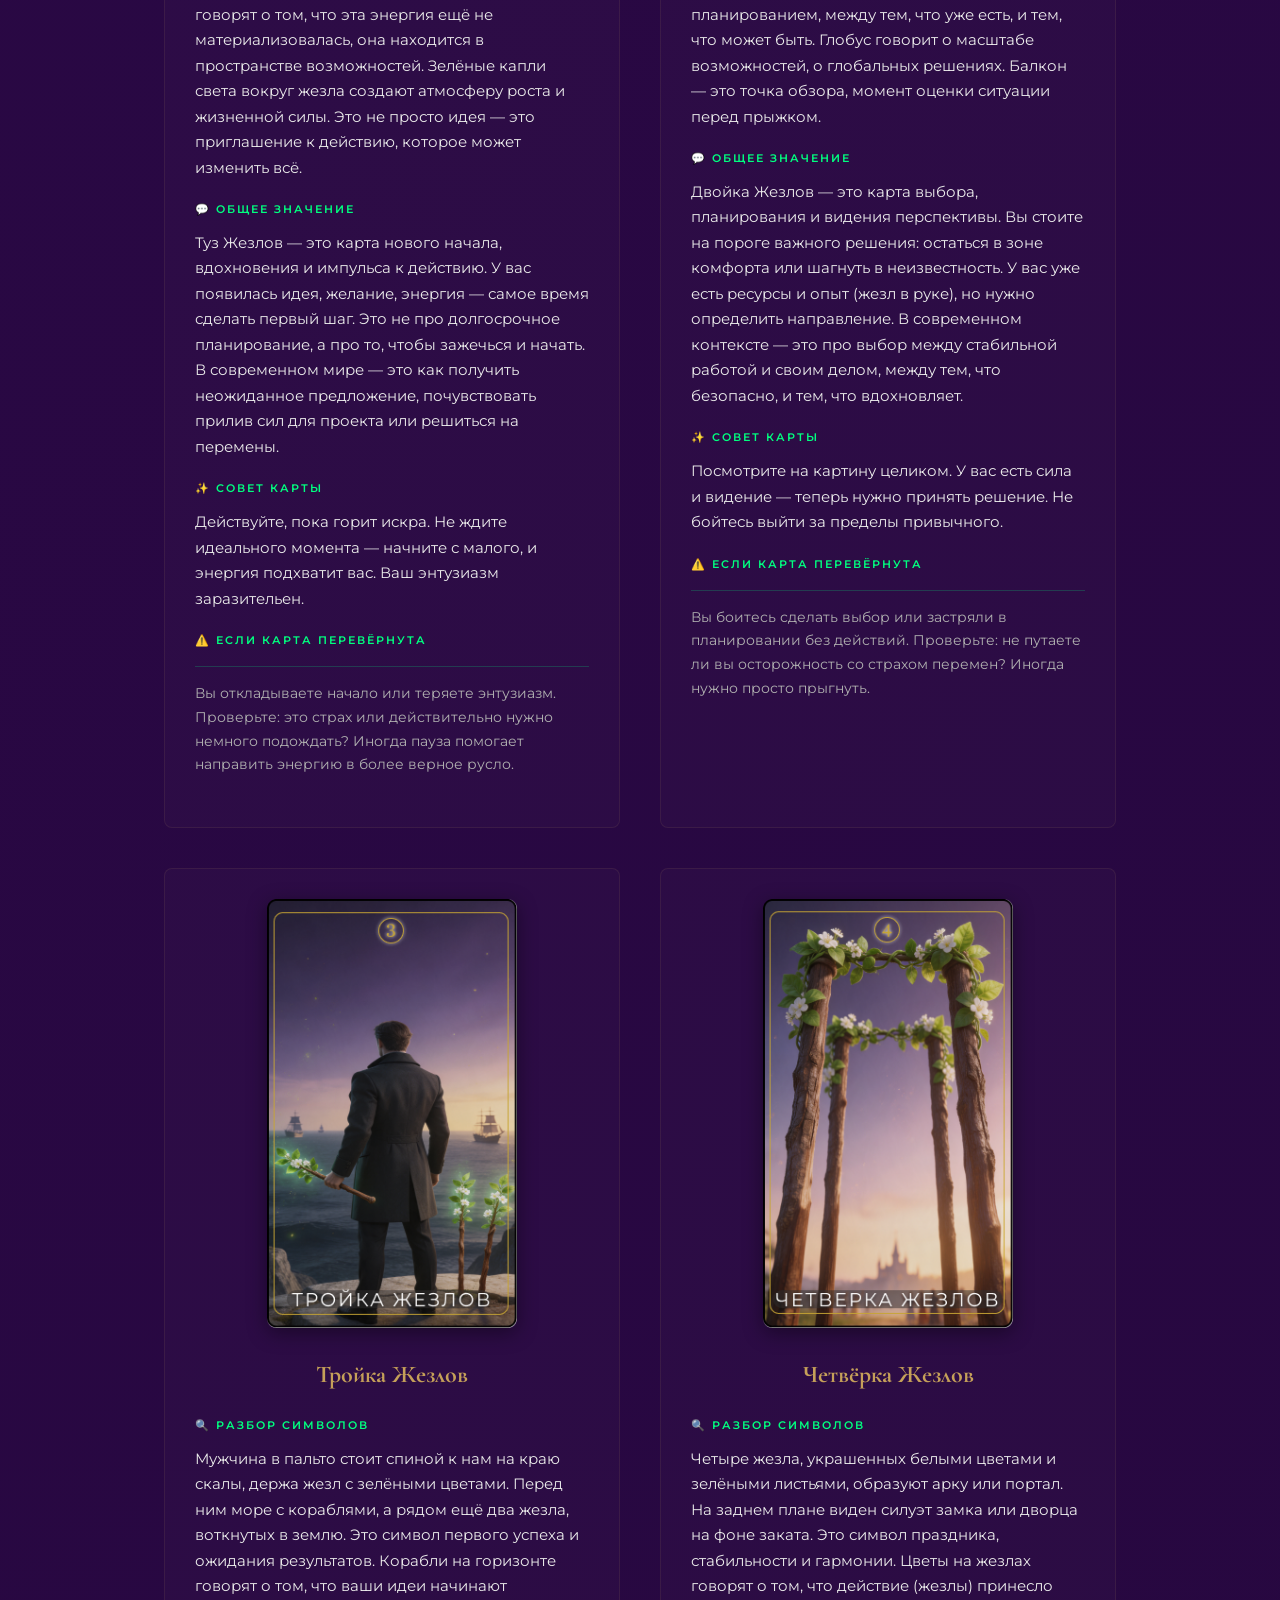
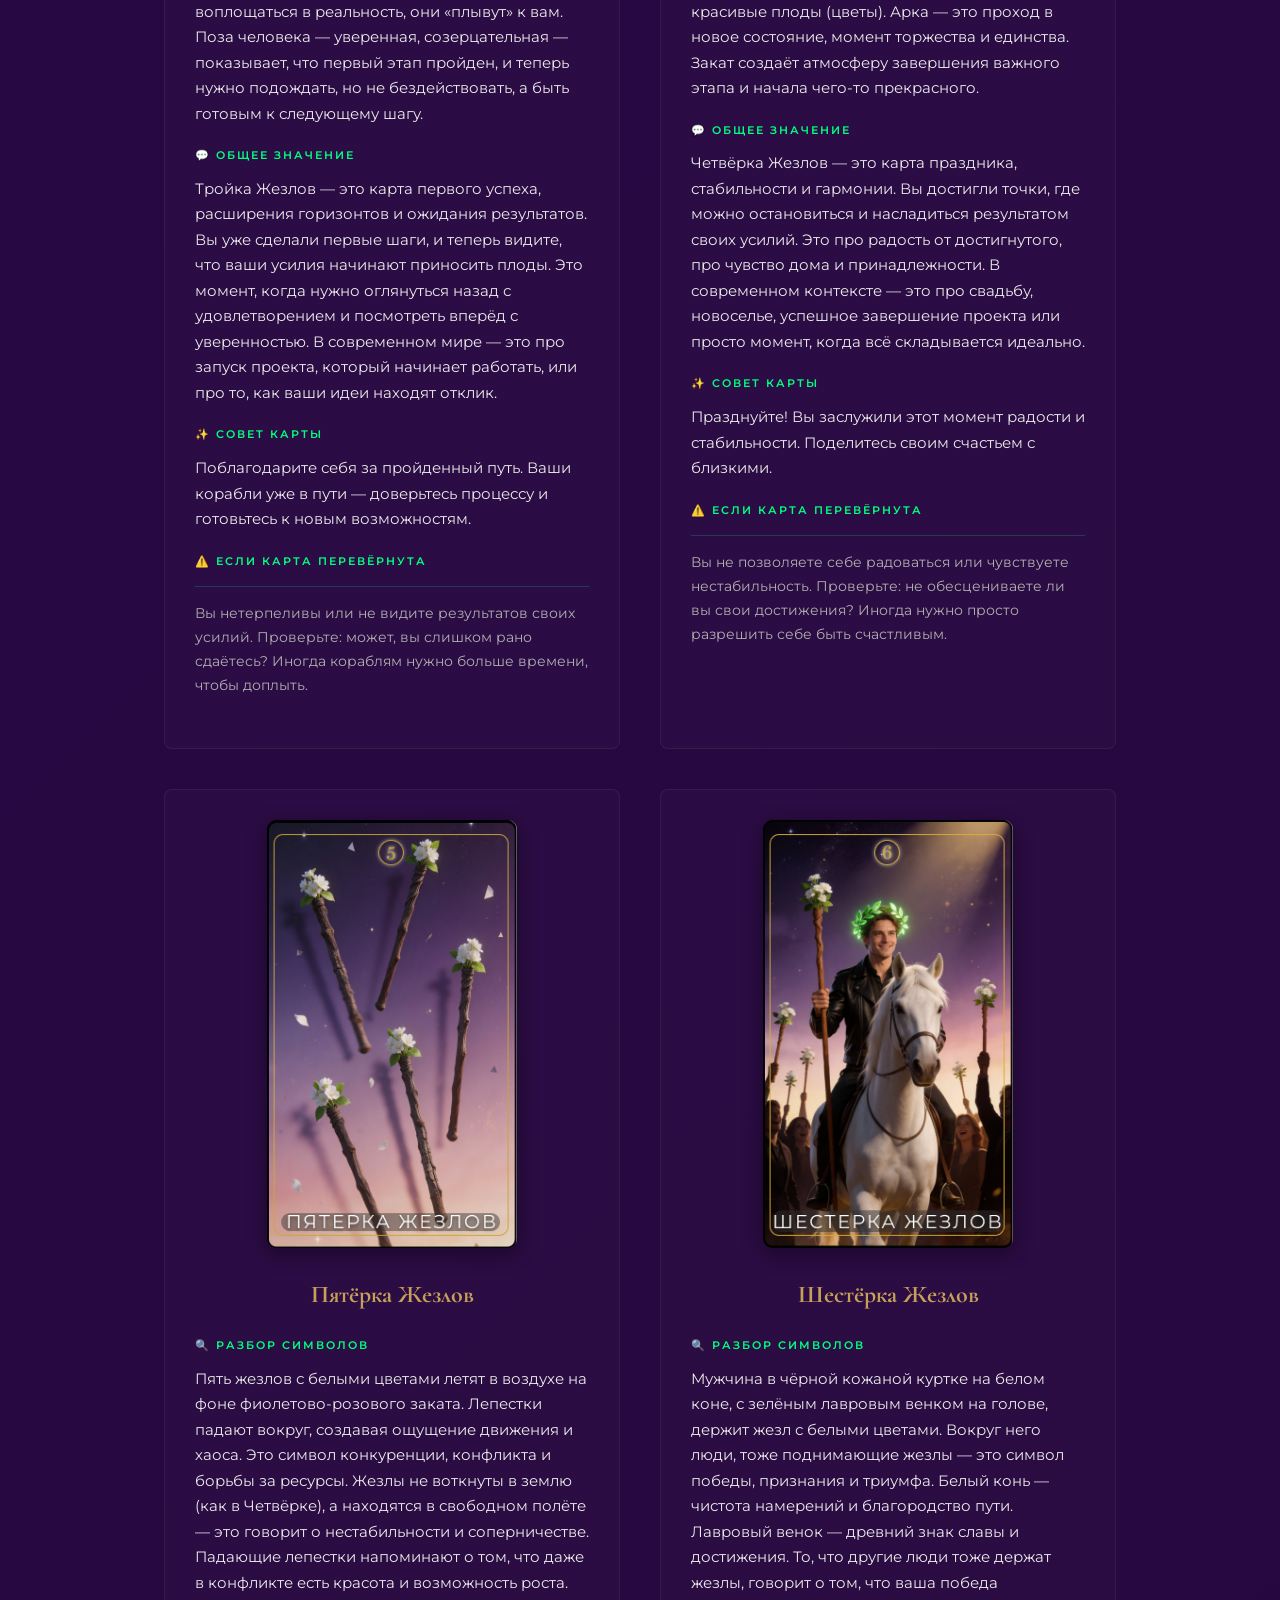
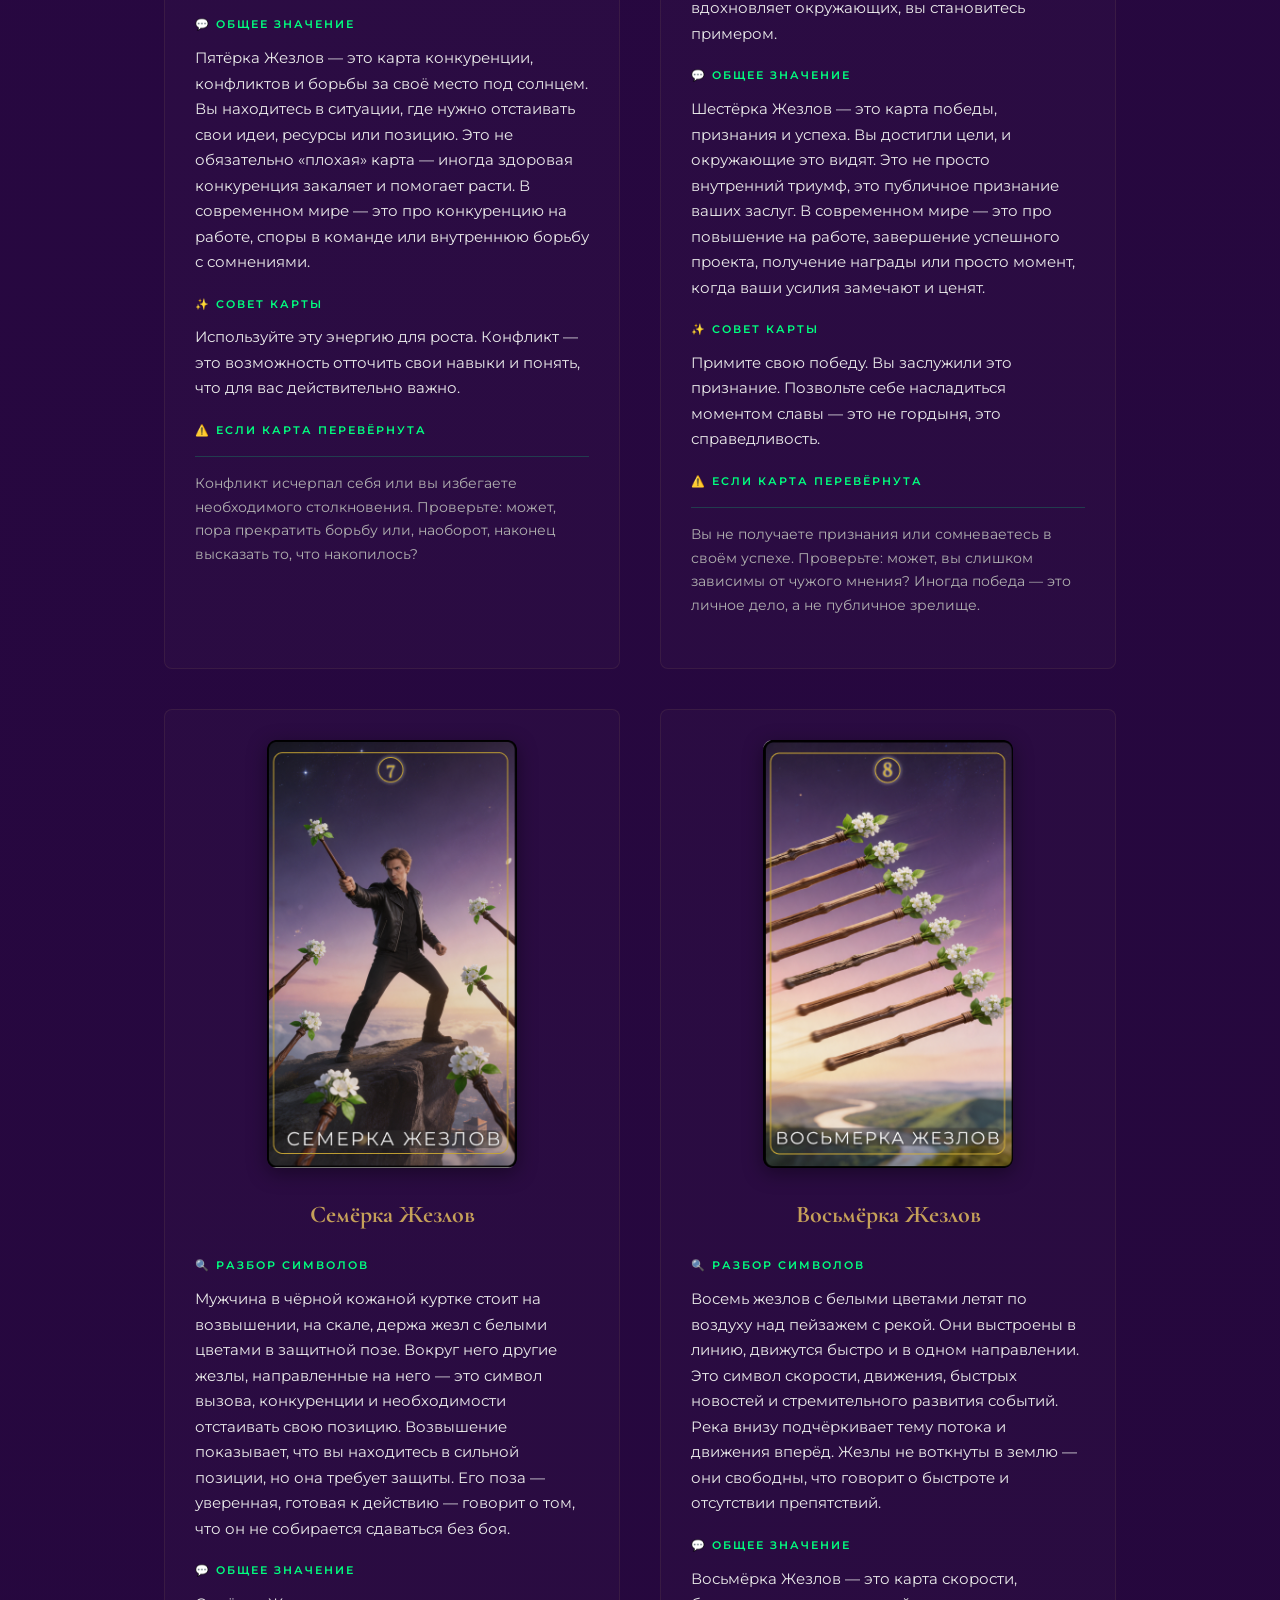
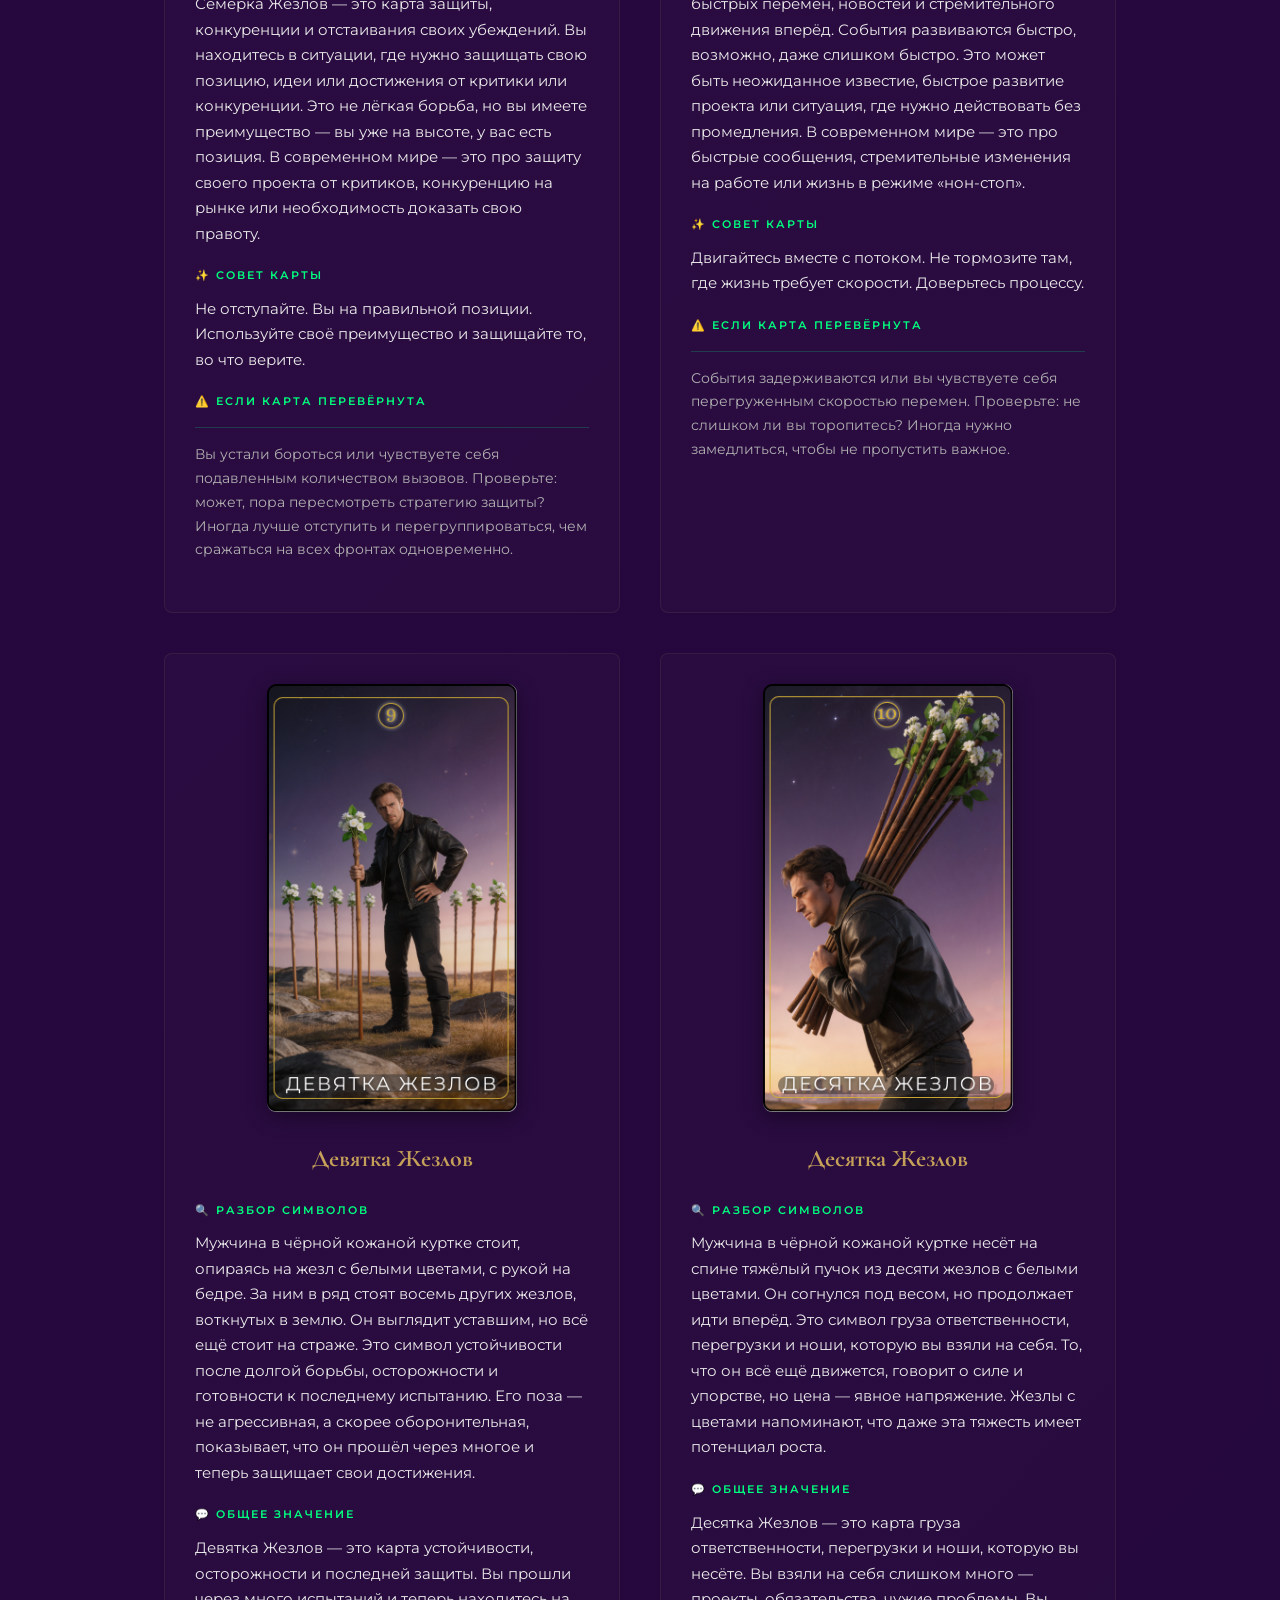
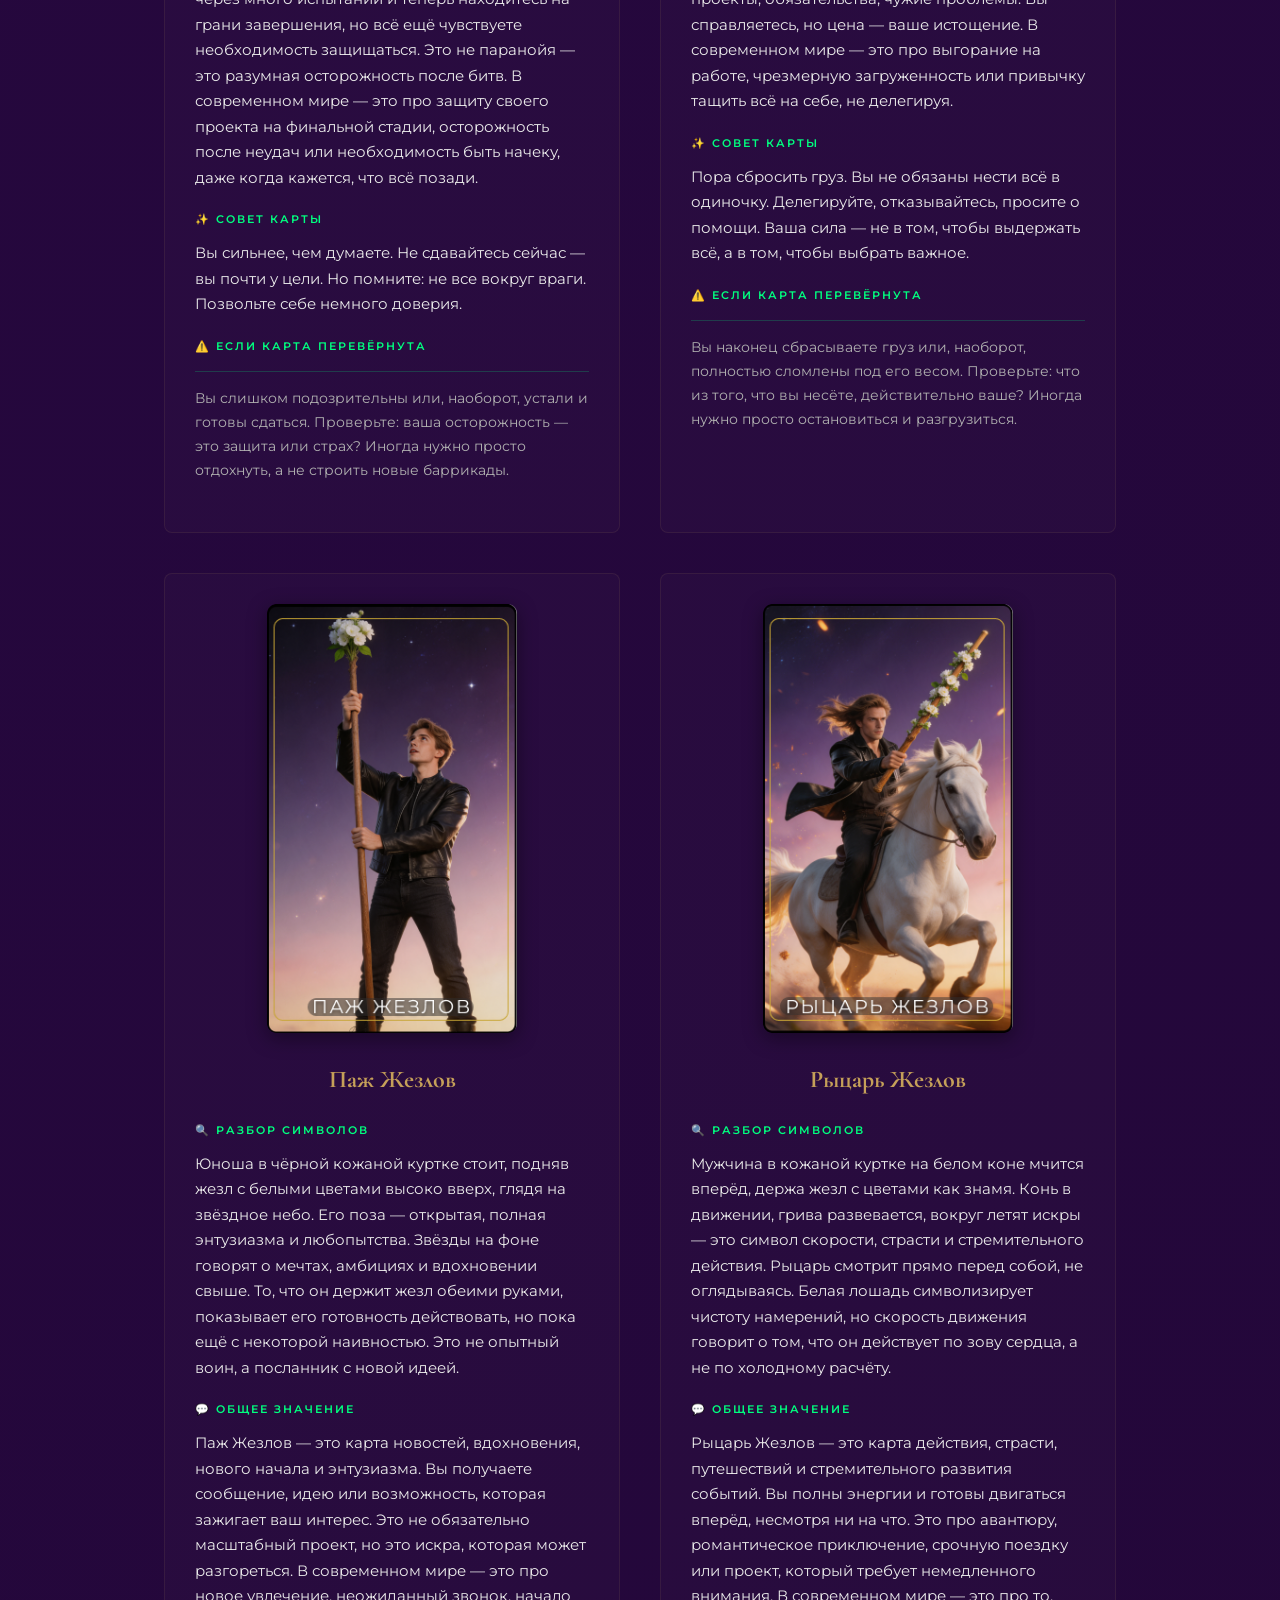
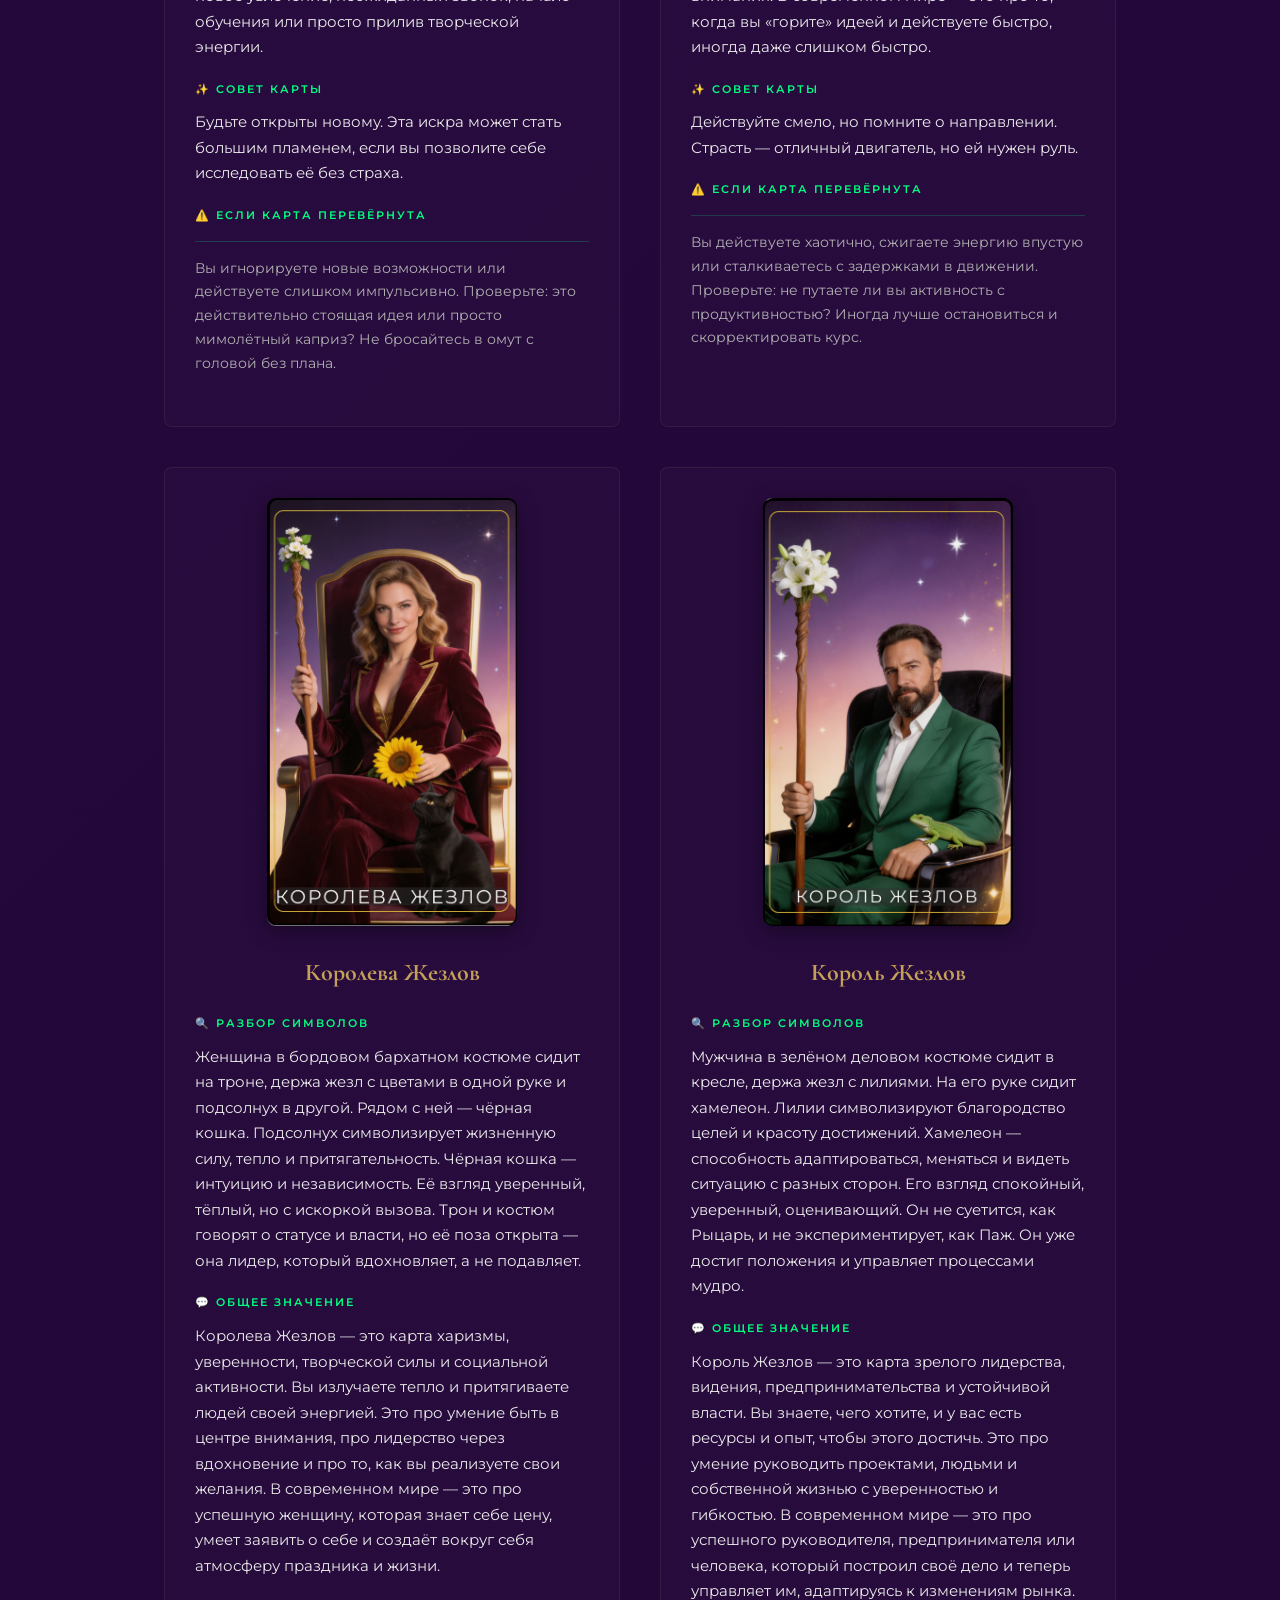
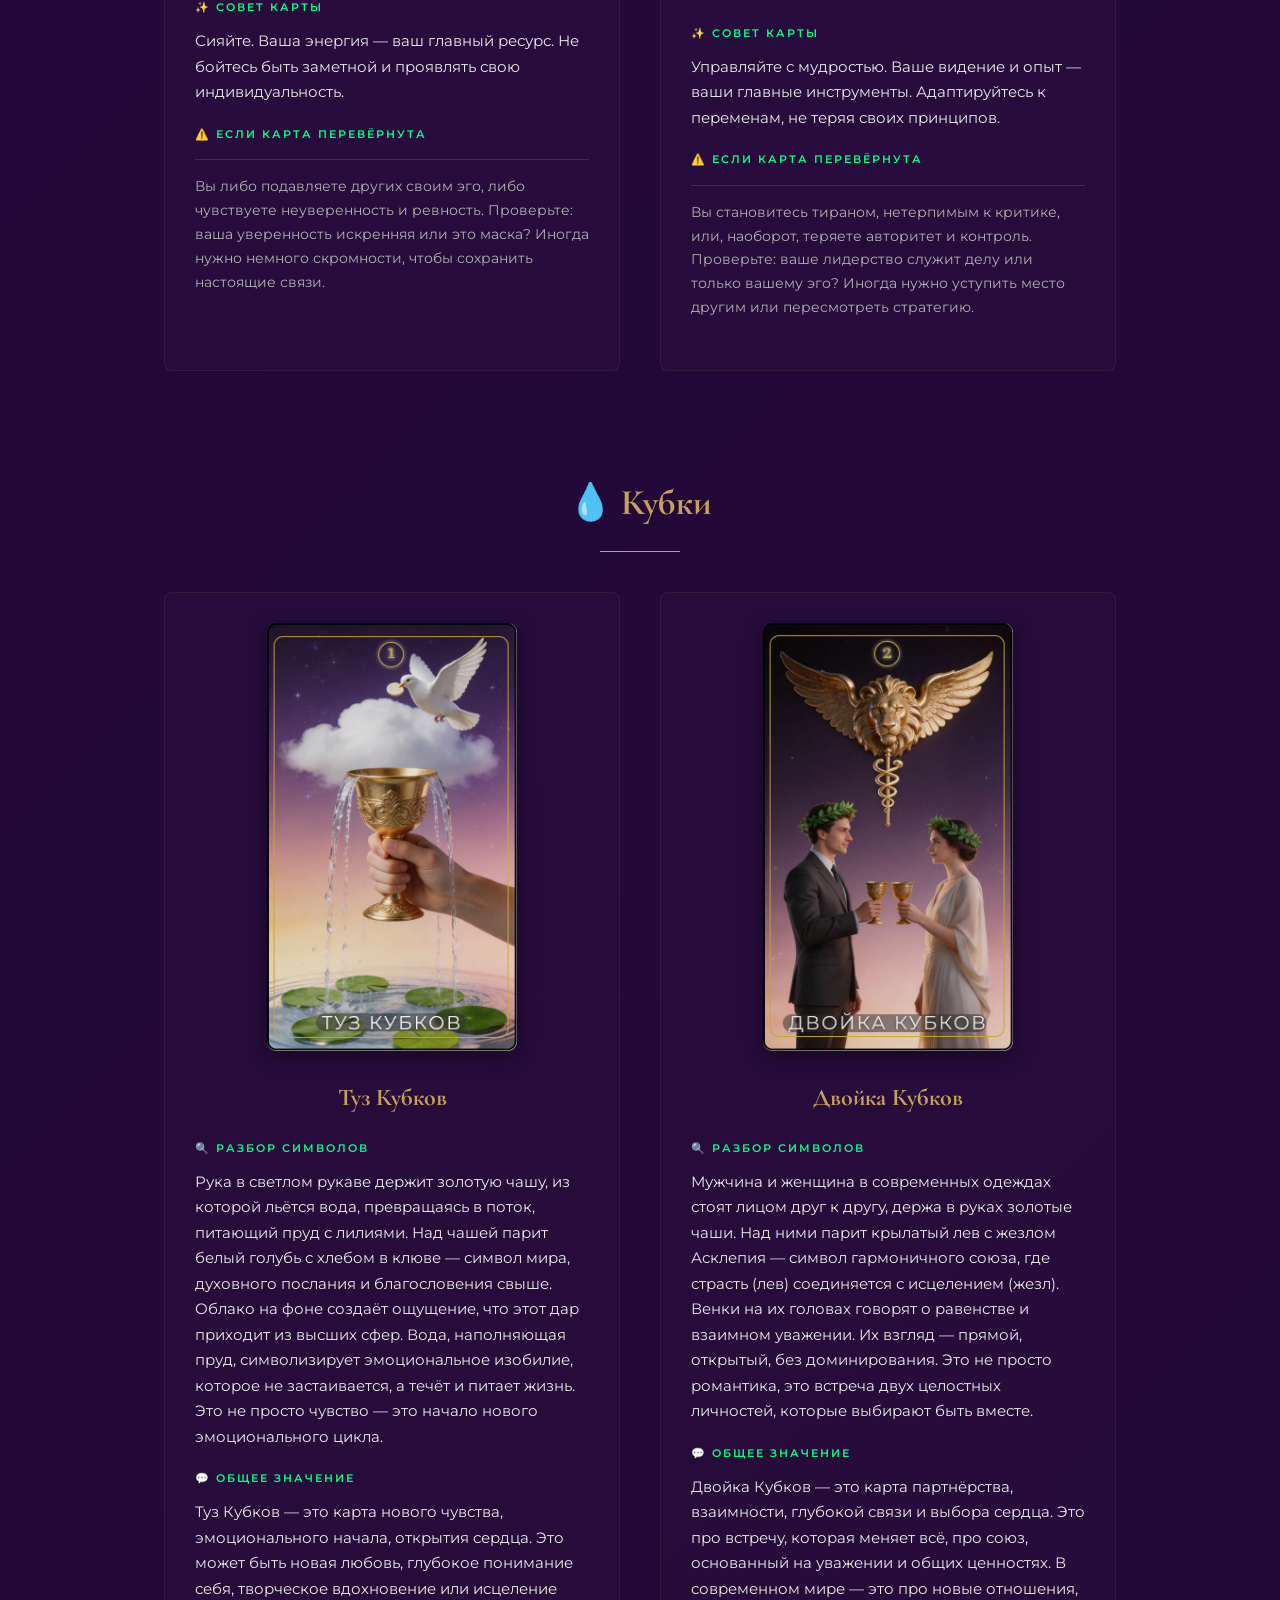
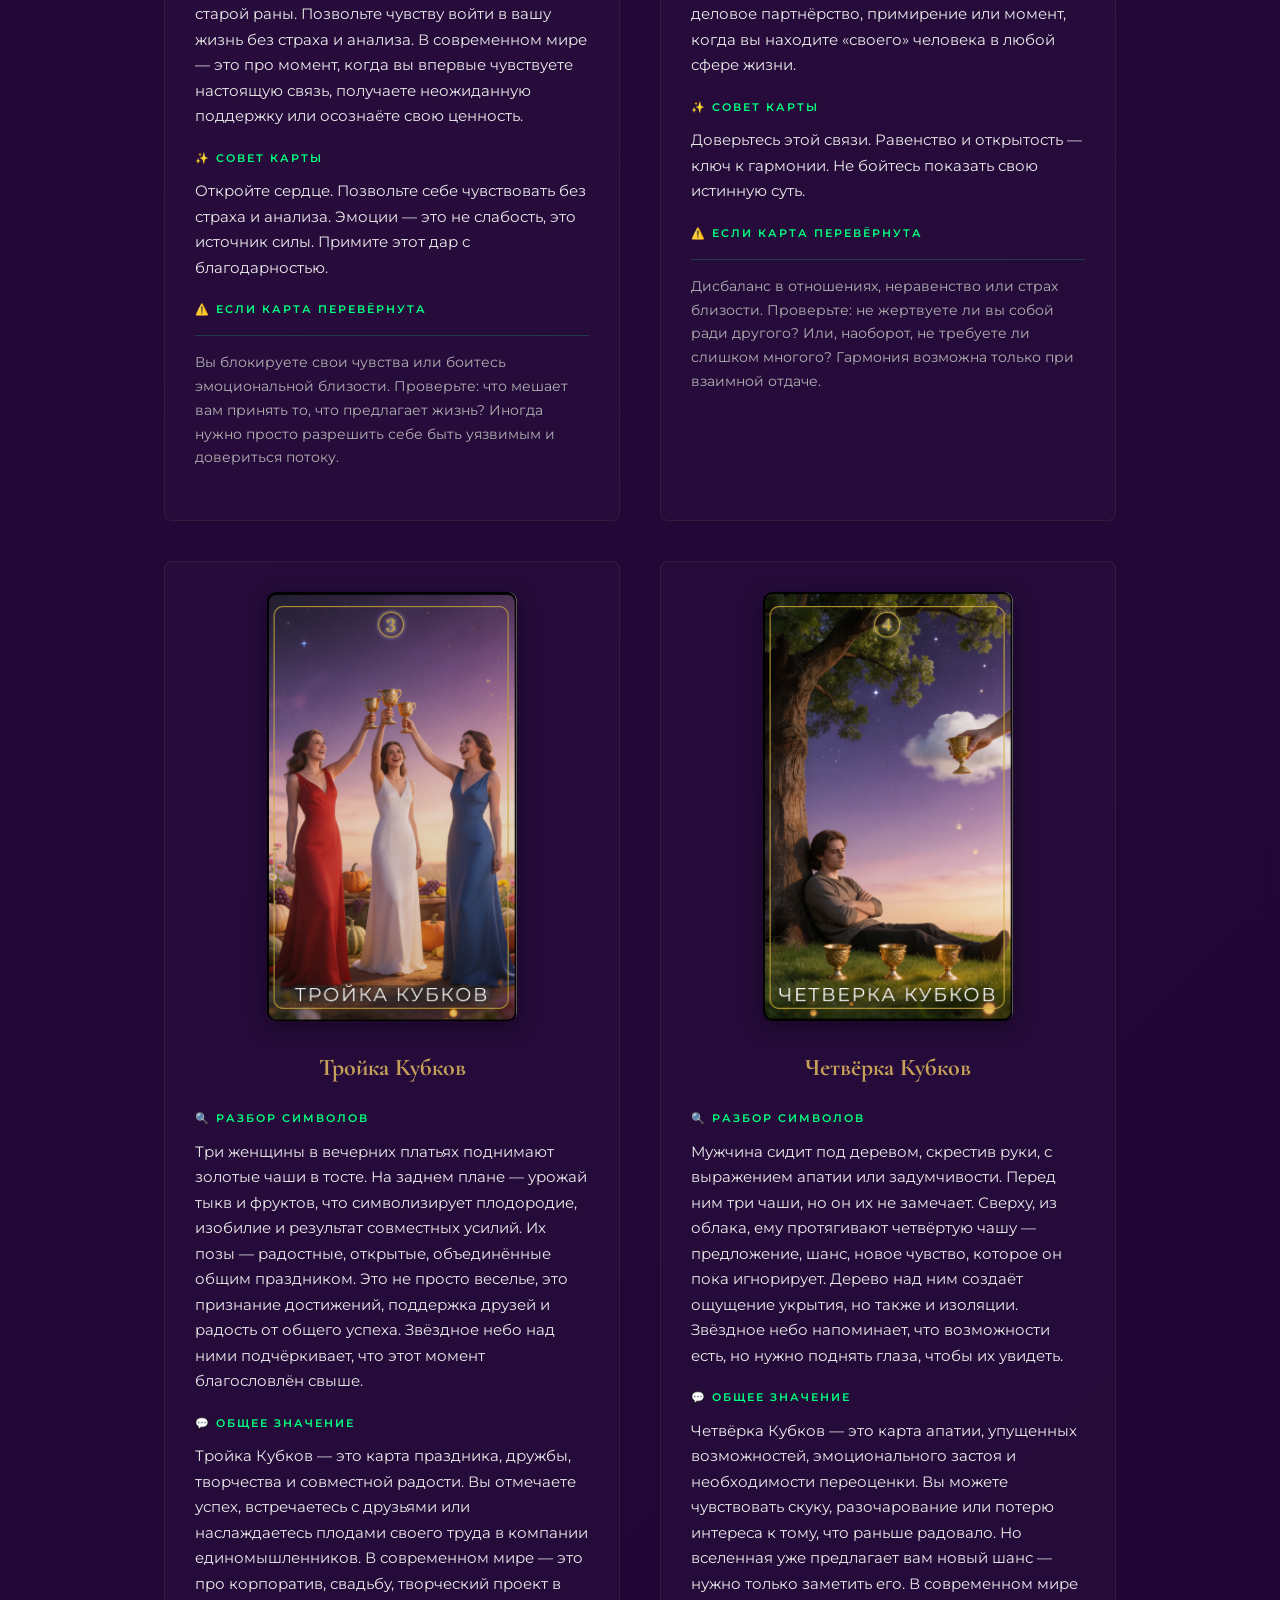
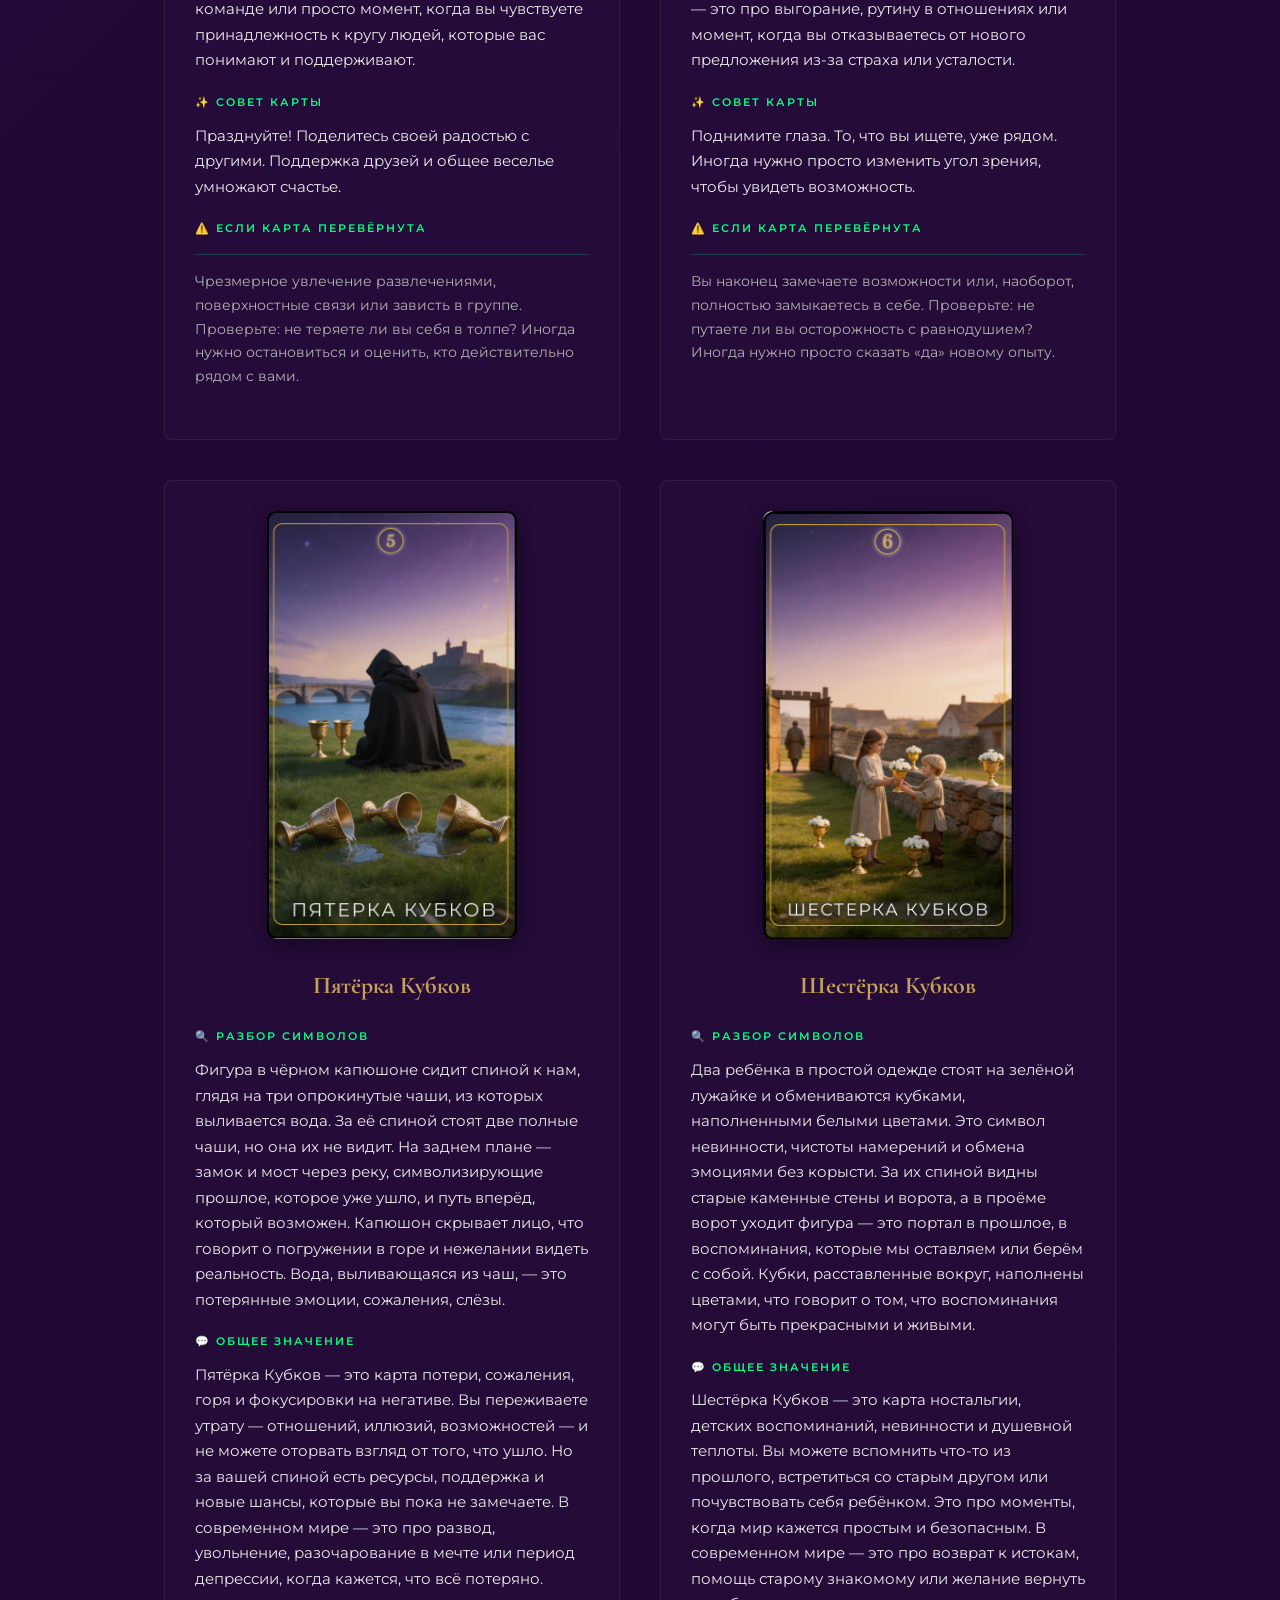
<file: minor.html>
<!DOCTYPE html>
<html lang="ru">
<head>
    <meta charset="UTF-8">
    <meta name="viewport" content="width=device-width, initial-scale=1.0">
    <title>Младшие Арканы | Код Души</title>
    <link rel="stylesheet" href="style.css">
    <link rel="preconnect" href="https://fonts.googleapis.com">
    <link rel="preconnect" href="https://fonts.gstatic.com" crossorigin>
    <link href="https://fonts.googleapis.com/css2?family=Cormorant+Garamond:ital,wght@0,300;0,400;0,600;1,400&family=Montserrat:wght@200;300;400&display=swap" rel="stylesheet">
    
    <style>
        .intro-text {
            max-width: 800px;
            margin: 0 auto 60px;
            text-align: center;
            font-size: 18px;
            line-height: 1.8;
            color: var(--text-muted);
        }

        /* Стили для поиска */
        .search-container {
            max-width: 600px;
            margin: 0 auto 40px;
            position: relative;
        }

        .search-input {
            width: 100%;
            padding: 15px 25px;
            font-size: 16px;
            font-family: var(--font-sans);
            background: rgba(255, 255, 255, 0.05);
            border: 1px solid rgba(197, 160, 89, 0.3);
            border-radius: 30px;
            color: var(--text-main);
            outline: none;
            transition: all 0.3s;
        }

        .search-input:focus {
            border-color: var(--gold);
            background: rgba(255, 255, 255, 0.08);
            box-shadow: 0 0 20px rgba(197, 160, 89, 0.2);
        }

        .search-input::placeholder {
            color: var(--text-muted);
        }

        .search-icon {
            position: absolute;
            right: 20px;
            top: 50%;
            transform: translateY(-50%);
            color: var(--gold);
            font-size: 18px;
            pointer-events: none;
        }

        .search-results {
            text-align: center;
            margin-bottom: 30px;
            font-size: 14px;
            color: var(--text-muted);
        }

        .no-results {
            text-align: center;
            padding: 40px;
            color: var(--text-muted);
            font-size: 16px;
            display: none;
        }

        .suit-nav {
            display: flex;
            justify-content: center;
            gap: 20px;
            margin-bottom: 60px;
            flex-wrap: wrap;
        }

        .suit-nav a {
            font-size: 14px;
            text-transform: uppercase;
            letter-spacing: 2px;
            color: var(--text-muted);
            text-decoration: none;
            padding: 10px 20px;
            border: 1px solid rgba(197, 160, 89, 0.3);
            border-radius: 5px;
            transition: 0.3s;
        }

        .suit-nav a:hover {
            color: var(--gold);
            border-color: var(--gold);
            background: rgba(197, 160, 89, 0.1);
        }

        .suit-section {
            margin-bottom: 100px;
            scroll-margin-top: 120px;
        }

        .suit-title {
            font-family: var(--font-serif);
            font-size: 36px;
            color: var(--gold);
            text-align: center;
            margin-bottom: 40px;
            position: relative;
        }

        .suit-title::after {
            content: '';
            display: block;
            width: 80px;
            height: 1px;
            background: var(--emerald);
            margin: 15px auto 0;
        }

        .cards-grid {
            display: grid;
            grid-template-columns: repeat(auto-fill, minmax(350px, 1fr));
            gap: 40px;
        }

        .card-item {
            background: rgba(255, 255, 255, 0.02);
            border: 1px solid rgba(197, 160, 89, 0.1);
            border-radius: 8px;
            padding: 30px;
            transition: all 0.3s;
        }

        .card-item:hover {
            border-color: var(--gold);
            background: rgba(197, 160, 89, 0.05);
            transform: translateY(-5px);
        }

        .card-item.hidden {
            display: none;
        }

        .card-item.highlight {
            border-color: var(--emerald);
            box-shadow: 0 0 30px rgba(0, 255, 127, 0.2);
        }

        .card-item img {
            width: 100%;
            max-width: 250px;
            margin: 0 auto 25px;
            display: block;
            border-radius: 8px;
            box-shadow: 0 5px 20px rgba(0, 0, 0, 0.4);
        }

        .card-item h3 {
            font-family: var(--font-serif);
            font-size: 24px;
            color: var(--gold);
            text-align: center;
            margin-bottom: 20px;
        }

        .card-item .symbol-section,
        .card-item .meaning-section,
        .card-item .advice-section,
        .card-item .reversed-section {
            margin-bottom: 20px;
        }

        .card-item .section-label {
            font-family: var(--font-sans);
            font-size: 11px;
            text-transform: uppercase;
            letter-spacing: 2px;
            color: var(--emerald);
            margin-bottom: 10px;
            display: block;
            font-weight: 600;
        }

        .card-item p {
            font-size: 15px;
            line-height: 1.7;
            color: var(--text-main);
            margin-bottom: 0;
        }

        .card-item .reversed {
            font-size: 14px;
            color: var(--text-muted);
            margin-top: 15px;
            padding-top: 15px;
            border-top: 1px solid rgba(0, 255, 127, 0.2);
        }

        .back-to-top {
            position: fixed;
            bottom: 30px;
            right: 30px;
            width: 50px;
            height: 50px;
            background: rgba(197, 160, 89, 0.1);
            border: 1px solid var(--gold);
            color: var(--gold);
            display: flex;
            align-items: center;
            justify-content: center;
            font-size: 24px;
            cursor: pointer;
            opacity: 0;
            visibility: hidden;
            transition: 0.4s;
            z-index: 900;
            text-decoration: none;
        }

        .back-to-top.visible {
            opacity: 1;
            visibility: visible;
        }

        .back-to-top:hover {
            background: var(--gold);
            color: var(--bg-deep);
        }

        @media (max-width: 768px) {
            .cards-grid {
                grid-template-columns: 1fr;
            }
            
            .suit-nav {
                gap: 10px;
            }
            
            .suit-nav a {
                font-size: 12px;
                padding: 8px 15px;
            }
            
            .card-item {
                padding: 20px;
            }

            .search-input {
                padding: 12px 20px;
                font-size: 14px;
            }
        }
    </style>
</head>
<body>

    <header class="header">
        <div class="container header-inner">
            <a href="index.html" class="logo-link">
                <div class="logo-mono">КД</div>
                <div class="logo-text">КОД ДУШИ</div>
            </a>
            <nav class="desktop-nav">
                <a href="key.html">Ключ</a>
                <a href="major.html">Старшие Арканы</a>
                <a href="minor.html" style="color: var(--gold);">Младшие Арканы</a>
                <a href="spreads.html">Расклады</a>
            </nav>
        </div>
    </header>

    <main class="container" style="padding-top: 120px;">
        
        <h1 style="text-align: center; font-family: var(--font-serif); font-size: 48px; color: var(--gold); margin-bottom: 20px;">Младшие Арканы</h1>
        
        <p class="intro-text">
            Младшие Арканы — это 56 карт, которые описывают повседневные ситуации, эмоции, мысли и материальные аспекты жизни. Если Старшие Арканы — это «путь души», то Младшие — это «шаги на этом пути».<br><br>
            Каждая масть отражает одну из сфер человеческого опыта:<br>
            🔥 <strong>Жезлы</strong> — огонь, действие, воля, творчество<br>
            💧 <strong>Кубки</strong> — вода, чувства, отношения, интуиция<br>
            ⚔️ <strong>Мечи</strong> — воздух, разум, конфликты, ясность<br>
            🪙 <strong>Пентакли</strong> — земля, ресурсы, тело, стабильность
        </p>

        <!-- ПОИСКОВАЯ СТРОКА -->
        <div class="search-container">
            <input type="text" class="search-input" id="cardSearch" placeholder="Поиск карты (например: туз жезлов, двойка кубков...)">
            <span class="search-icon">🔍</span>
        </div>
        <div class="search-results" id="searchResults"></div>

        <div class="suit-nav" id="top">
            <a href="#wands">🔥 Жезлы</a>
            <a href="#cups">💧 Кубки</a>
            <a href="#swords">⚔️ Мечи</a>
            <a href="#pentacles">🪙 Пентакли</a>
        </div>

        <div class="no-results" id="noResults">
            Карты не найдены. Попробуйте другой запрос.
        </div>

        <!-- 🔥 ЖЕЗЛЫ -->
        <section id="wands" class="suit-section">
            <h2 class="suit-title">🔥 Жезлы</h2>
            <div class="cards-grid">
                <!-- Туз Жезлов -->
               <article class="card-item" data-name="туз жезлов жезлы ace wands 1">
                    <img src="wands-ace.png" alt="Туз Жезлов">
                    <h3>Туз Жезлов</h3>
                    <div class="symbol-section">
                        <span class="section-label">🔍 Разбор символов</span>
                        <p>Рука в рукаве делового костюма держит жезл с зелёными листьями и белыми цветами, возникающая из облаков — это символ чистого потенциала, искры вдохновения, которая приходит словно из ниоткуда. Облака под рукой говорят о том, что эта энергия ещё не материализовалась, она находится в пространстве возможностей. Зелёные капли света вокруг жезла создают атмосферу роста и жизненной силы. Это не просто идея — это приглашение к действию, которое может изменить всё.</p>
                    </div>
                    <div class="meaning-section">
                        <span class="section-label">💬 Общее значение</span>
                        <p>Туз Жезлов — это карта нового начала, вдохновения и импульса к действию. У вас появилась идея, желание, энергия — самое время сделать первый шаг. Это не про долгосрочное планирование, а про то, чтобы зажечься и начать. В современном мире — это как получить неожиданное предложение, почувствовать прилив сил для проекта или решиться на перемены.</p>
                    </div>
                    <div class="advice-section">
                        <span class="section-label">✨ Совет карты</span>
                        <p>Действуйте, пока горит искра. Не ждите идеального момента — начните с малого, и энергия подхватит вас. Ваш энтузиазм заразительен.</p>
                    </div>
                    <div class="reversed-section">
                        <span class="section-label">⚠️ Если карта перевёрнута</span>
                        <p class="reversed">Вы откладываете начало или теряете энтузиазм. Проверьте: это страх или действительно нужно немного подождать? Иногда пауза помогает направить энергию в более верное русло.</p>
                    </div>
                </article>

                <!-- Двойка Жезлов -->
                <article class="card-item" data-name="двойка жезлов жезлы two wands 2">
                    <img src="wands-2.png" alt="Двойка Жезлов">
                    <h3>Двойка Жезлов</h3>
                    <div class="symbol-section">
                        <span class="section-label">🔍 Разбор символов</span>
                        <p>Мужчина в деловом костюме стоит на балконе, держа в одной руке жезл с цветами, а в другой — светящийся глобус. Перед ним ещё один жезл, а на заднем плане виден городской пейзаж и горы. Это символ выбора между действием и планированием, между тем, что уже есть, и тем, что может быть. Глобус говорит о масштабе возможностей, о глобальных решениях. Балкон — это точка обзора, момент оценки ситуации перед прыжком.</p>
                    </div>
                    <div class="meaning-section">
                        <span class="section-label">💬 Общее значение</span>
                        <p>Двойка Жезлов — это карта выбора, планирования и видения перспективы. Вы стоите на пороге важного решения: остаться в зоне комфорта или шагнуть в неизвестность. У вас уже есть ресурсы и опыт (жезл в руке), но нужно определить направление. В современном контексте — это про выбор между стабильной работой и своим делом, между тем, что безопасно, и тем, что вдохновляет.</p>
                    </div>
                    <div class="advice-section">
                        <span class="section-label">✨ Совет карты</span>
                        <p>Посмотрите на картину целиком. У вас есть сила и видение — теперь нужно принять решение. Не бойтесь выйти за пределы привычного.</p>
                    </div>
                    <div class="reversed-section">
                        <span class="section-label">⚠️ Если карта перевёрнута</span>
                        <p class="reversed">Вы боитесь сделать выбор или застряли в планировании без действий. Проверьте: не путаете ли вы осторожность со страхом перемен? Иногда нужно просто прыгнуть.</p>
                    </div>
                </article>

                <!-- Тройка Жезлов -->
                <article class="card-item" data-name="тройка жезлов жезлы three wands 3">
                    <img src="wands-3.png" alt="Тройка Жезлов">
                    <h3>Тройка Жезлов</h3>
                    <div class="symbol-section">
                        <span class="section-label">🔍 Разбор символов</span>
                        <p>Мужчина в пальто стоит спиной к нам на краю скалы, держа жезл с зелёными цветами. Перед ним море с кораблями, а рядом ещё два жезла, воткнутых в землю. Это символ первого успеха и ожидания результатов. Корабли на горизонте говорят о том, что ваши идеи начинают воплощаться в реальность, они «плывут» к вам. Поза человека — уверенная, созерцательная — показывает, что первый этап пройден, и теперь нужно подождать, но не бездействовать, а быть готовым к следующему шагу.</p>
                    </div>
                    <div class="meaning-section">
                        <span class="section-label">💬 Общее значение</span>
                        <p>Тройка Жезлов — это карта первого успеха, расширения горизонтов и ожидания результатов. Вы уже сделали первые шаги, и теперь видите, что ваши усилия начинают приносить плоды. Это момент, когда нужно оглянуться назад с удовлетворением и посмотреть вперёд с уверенностью. В современном мире — это про запуск проекта, который начинает работать, или про то, как ваши идеи находят отклик.</p>
                    </div>
                    <div class="advice-section">
                        <span class="section-label">✨ Совет карты</span>
                        <p>Поблагодарите себя за пройденный путь. Ваши корабли уже в пути — доверьтесь процессу и готовьтесь к новым возможностям.</p>
                    </div>
                    <div class="reversed-section">
                        <span class="section-label">⚠️ Если карта перевёрнута</span>
                        <p class="reversed">Вы нетерпеливы или не видите результатов своих усилий. Проверьте: может, вы слишком рано сдаётесь? Иногда кораблям нужно больше времени, чтобы доплыть.</p>
                    </div>
                </article>

                <!-- Четвёрка Жезлов -->
                <article class="card-item" data-name="четвёрка жезлов жезлы four wands 4">
                    <img src="wands-4.png" alt="Четвёрка Жезлов">
                    <h3>Четвёрка Жезлов</h3>
                    <div class="symbol-section">
                        <span class="section-label">🔍 Разбор символов</span>
                        <p>Четыре жезла, украшенных белыми цветами и зелёными листьями, образуют арку или портал. На заднем плане виден силуэт замка или дворца на фоне заката. Это символ праздника, стабильности и гармонии. Цветы на жезлах говорят о том, что действие (жезлы) принесло красивые плоды (цветы). Арка — это проход в новое состояние, момент торжества и единства. Закат создаёт атмосферу завершения важного этапа и начала чего-то прекрасного.</p>
                    </div>
                    <div class="meaning-section">
                        <span class="section-label">💬 Общее значение</span>
                        <p>Четвёрка Жезлов — это карта праздника, стабильности и гармонии. Вы достигли точки, где можно остановиться и насладиться результатом своих усилий. Это про радость от достигнутого, про чувство дома и принадлежности. В современном контексте — это про свадьбу, новоселье, успешное завершение проекта или просто момент, когда всё складывается идеально.</p>
                    </div>
                    <div class="advice-section">
                        <span class="section-label">✨ Совет карты</span>
                        <p>Празднуйте! Вы заслужили этот момент радости и стабильности. Поделитесь своим счастьем с близкими.</p>
                    </div>
                    <div class="reversed-section">
                        <span class="section-label">⚠️ Если карта перевёрнута</span>
                        <p class="reversed">Вы не позволяете себе радоваться или чувствуете нестабильность. Проверьте: не обесцениваете ли вы свои достижения? Иногда нужно просто разрешить себе быть счастливым.</p>
                    </div>
                </article>

                <!-- Пятёрка Жезлов -->
                <article class="card-item" data-name="пятёрка жезлов жезлы five wands 5">
                    <img src="wands-5.png" alt="Пятёрка Жезлов">
                    <h3>Пятёрка Жезлов</h3>
                    <div class="symbol-section">
                        <span class="section-label">🔍 Разбор символов</span>
                        <p>Пять жезлов с белыми цветами летят в воздухе на фоне фиолетово-розового заката. Лепестки падают вокруг, создавая ощущение движения и хаоса. Это символ конкуренции, конфликта и борьбы за ресурсы. Жезлы не воткнуты в землю (как в Четвёрке), а находятся в свободном полёте — это говорит о нестабильности и соперничестве. Падающие лепестки напоминают о том, что даже в конфликте есть красота и возможность роста.</p>
                    </div>
                    <div class="meaning-section">
                        <span class="section-label">💬 Общее значение</span>
                        <p>Пятёрка Жезлов — это карта конкуренции, конфликтов и борьбы за своё место под солнцем. Вы находитесь в ситуации, где нужно отстаивать свои идеи, ресурсы или позицию. Это не обязательно «плохая» карта — иногда здоровая конкуренция закаляет и помогает расти. В современном мире — это про конкуренцию на работе, споры в команде или внутреннюю борьбу с сомнениями.</p>
                    </div>
                    <div class="advice-section">
                        <span class="section-label">✨ Совет карты</span>
                        <p>Используйте эту энергию для роста. Конфликт — это возможность отточить свои навыки и понять, что для вас действительно важно.</p>
                    </div>
                    <div class="reversed-section">
                        <span class="section-label">⚠️ Если карта перевёрнута</span>
                        <p class="reversed">Конфликт исчерпал себя или вы избегаете необходимого столкновения. Проверьте: может, пора прекратить борьбу или, наоборот, наконец высказать то, что накопилось?</p>
                    </div>
                </article>

                <!-- Шестёрка Жезлов -->
                <article class="card-item" data-name="шестёрка жезлов жезлы six wands 6">
                    <img src="wands-6.png" alt="Шестёрка Жезлов">
                    <h3>Шестёрка Жезлов</h3>
                    <div class="symbol-section">
                        <span class="section-label">🔍 Разбор символов</span>
                        <p>Мужчина в чёрной кожаной куртке на белом коне, с зелёным лавровым венком на голове, держит жезл с белыми цветами. Вокруг него люди, тоже поднимающие жезлы — это символ победы, признания и триумфа. Белый конь — чистота намерений и благородство пути. Лавровый венок — древний знак славы и достижения. То, что другие люди тоже держат жезлы, говорит о том, что ваша победа вдохновляет окружающих, вы становитесь примером.</p>
                    </div>
                    <div class="meaning-section">
                        <span class="section-label">💬 Общее значение</span>
                        <p>Шестёрка Жезлов — это карта победы, признания и успеха. Вы достигли цели, и окружающие это видят. Это не просто внутренний триумф, это публичное признание ваших заслуг. В современном мире — это про повышение на работе, завершение успешного проекта, получение награды или просто момент, когда ваши усилия замечают и ценят.</p>
                    </div>
                    <div class="advice-section">
                        <span class="section-label">✨ Совет карты</span>
                        <p>Примите свою победу. Вы заслужили это признание. Позвольте себе насладиться моментом славы — это не гордыня, это справедливость.</p>
                    </div>
                    <div class="reversed-section">
                        <span class="section-label">⚠️ Если карта перевёрнута</span>
                        <p class="reversed">Вы не получаете признания или сомневаетесь в своём успехе. Проверьте: может, вы слишком зависимы от чужого мнения? Иногда победа — это личное дело, а не публичное зрелище.</p>
                    </div>
                </article>

                <!-- Семёрка Жезлов -->
               <article class="card-item" data-name="семёрка жезлов жезлы seven wands 7">
                    <img src="wands-7.png" alt="Семёрка Жезлов">
                    <h3>Семёрка Жезлов</h3>
                    <div class="symbol-section">
                        <span class="section-label">🔍 Разбор символов</span>
                        <p>Мужчина в чёрной кожаной куртке стоит на возвышении, на скале, держа жезл с белыми цветами в защитной позе. Вокруг него другие жезлы, направленные на него — это символ вызова, конкуренции и необходимости отстаивать свою позицию. Возвышение показывает, что вы находитесь в сильной позиции, но она требует защиты. Его поза — уверенная, готовая к действию — говорит о том, что он не собирается сдаваться без боя.</p>
                    </div>
                    <div class="meaning-section">
                        <span class="section-label">💬 Общее значение</span>
                        <p>Семёрка Жезлов — это карта защиты, конкуренции и отстаивания своих убеждений. Вы находитесь в ситуации, где нужно защищать свою позицию, идеи или достижения от критики или конкуренции. Это не лёгкая борьба, но вы имеете преимущество — вы уже на высоте, у вас есть позиция. В современном мире — это про защиту своего проекта от критиков, конкуренцию на рынке или необходимость доказать свою правоту.</p>
                    </div>
                    <div class="advice-section">
                        <span class="section-label">✨ Совет карты</span>
                        <p>Не отступайте. Вы на правильной позиции. Используйте своё преимущество и защищайте то, во что верите.</p>
                    </div>
                    <div class="reversed-section">
                        <span class="section-label">⚠️ Если карта перевёрнута</span>
                        <p class="reversed">Вы устали бороться или чувствуете себя подавленным количеством вызовов. Проверьте: может, пора пересмотреть стратегию защиты? Иногда лучше отступить и перегруппироваться, чем сражаться на всех фронтах одновременно.</p>
                    </div>
                </article>

                <!-- Восьмёрка Жезлов -->
               <article class="card-item" data-name="восьмёрка жезлов жезлы eight wands 8">
                    <img src="wands-8.png" alt="Восьмёрка Жезлов">
                    <h3>Восьмёрка Жезлов</h3>
                    <div class="symbol-section">
                        <span class="section-label">🔍 Разбор символов</span>
                        <p>Восемь жезлов с белыми цветами летят по воздуху над пейзажем с рекой. Они выстроены в линию, движутся быстро и в одном направлении. Это символ скорости, движения, быстрых новостей и стремительного развития событий. Река внизу подчёркивает тему потока и движения вперёд. Жезлы не воткнуты в землю — они свободны, что говорит о быстроте и отсутствии препятствий.</p>
                    </div>
                    <div class="meaning-section">
                        <span class="section-label">💬 Общее значение</span>
                        <p>Восьмёрка Жезлов — это карта скорости, быстрых перемен, новостей и стремительного движения вперёд. События развиваются быстро, возможно, даже слишком быстро. Это может быть неожиданное известие, быстрое развитие проекта или ситуация, где нужно действовать без промедления. В современном мире — это про быстрые сообщения, стремительные изменения на работе или жизнь в режиме «нон-стоп».</p>
                    </div>
                    <div class="advice-section">
                        <span class="section-label">✨ Совет карты</span>
                        <p>Двигайтесь вместе с потоком. Не тормозите там, где жизнь требует скорости. Доверьтесь процессу.</p>
                    </div>
                    <div class="reversed-section">
                        <span class="section-label">⚠️ Если карта перевёрнута</span>
                        <p class="reversed">События задерживаются или вы чувствуете себя перегруженным скоростью перемен. Проверьте: не слишком ли вы торопитесь? Иногда нужно замедлиться, чтобы не пропустить важное.</p>
                    </div>
                </article>

                <!-- Девятка Жезлов -->
               <article class="card-item" data-name="девятка жезлов жезлы nine wands 9">
                    <img src="wands-9.png" alt="Девятка Жезлов">
                    <h3>Девятка Жезлов</h3>
                    <div class="symbol-section">
                        <span class="section-label">🔍 Разбор символов</span>
                        <p>Мужчина в чёрной кожаной куртке стоит, опираясь на жезл с белыми цветами, с рукой на бедре. За ним в ряд стоят восемь других жезлов, воткнутых в землю. Он выглядит уставшим, но всё ещё стоит на страже. Это символ устойчивости после долгой борьбы, осторожности и готовности к последнему испытанию. Его поза — не агрессивная, а скорее оборонительная, показывает, что он прошёл через многое и теперь защищает свои достижения.</p>
                    </div>
                    <div class="meaning-section">
                        <span class="section-label">💬 Общее значение</span>
                        <p>Девятка Жезлов — это карта устойчивости, осторожности и последней защиты. Вы прошли через много испытаний и теперь находитесь на грани завершения, но всё ещё чувствуете необходимость защищаться. Это не паранойя — это разумная осторожность после битв. В современном мире — это про защиту своего проекта на финальной стадии, осторожность после неудач или необходимость быть начеку, даже когда кажется, что всё позади.</p>
                    </div>
                    <div class="advice-section">
                        <span class="section-label">✨ Совет карты</span>
                        <p>Вы сильнее, чем думаете. Не сдавайтесь сейчас — вы почти у цели. Но помните: не все вокруг враги. Позвольте себе немного доверия.</p>
                    </div>
                    <div class="reversed-section">
                        <span class="section-label">⚠️ Если карта перевёрнута</span>
                        <p class="reversed">Вы слишком подозрительны или, наоборот, устали и готовы сдаться. Проверьте: ваша осторожность — это защита или страх? Иногда нужно просто отдохнуть, а не строить новые баррикады.</p>
                    </div>
                </article>

                <!-- Десятка Жезлов -->
                <article class="card-item" data-name="десятка жезлов жезлы ten wands 10">
                    <img src="wands-10.png" alt="Десятка Жезлов">
                    <h3>Десятка Жезлов</h3>
                    <div class="symbol-section">
                        <span class="section-label">🔍 Разбор символов</span>
                        <p>Мужчина в чёрной кожаной куртке несёт на спине тяжёлый пучок из десяти жезлов с белыми цветами. Он согнулся под весом, но продолжает идти вперёд. Это символ груза ответственности, перегрузки и ноши, которую вы взяли на себя. То, что он всё ещё движется, говорит о силе и упорстве, но цена — явное напряжение. Жезлы с цветами напоминают, что даже эта тяжесть имеет потенциал роста.</p>
                    </div>
                    <div class="meaning-section">
                        <span class="section-label">💬 Общее значение</span>
                        <p>Десятка Жезлов — это карта груза ответственности, перегрузки и ноши, которую вы несёте. Вы взяли на себя слишком много — проекты, обязательства, чужие проблемы. Вы справляетесь, но цена — ваше истощение. В современном мире — это про выгорание на работе, чрезмерную загруженность или привычку тащить всё на себе, не делегируя.</p>
                    </div>
                    <div class="advice-section">
                        <span class="section-label">✨ Совет карты</span>
                        <p>Пора сбросить груз. Вы не обязаны нести всё в одиночку. Делегируйте, отказывайтесь, просите о помощи. Ваша сила — не в том, чтобы выдержать всё, а в том, чтобы выбрать важное.</p>
                    </div>
                    <div class="reversed-section">
                        <span class="section-label">⚠️ Если карта перевёрнута</span>
                        <p class="reversed">Вы наконец сбрасываете груз или, наоборот, полностью сломлены под его весом. Проверьте: что из того, что вы несёте, действительно ваше? Иногда нужно просто остановиться и разгрузиться.</p>
                    </div>
                </article>

                <!-- Паж Жезлов -->
                <article class="card-item" data-name="паж жезлов жезлы page wands">
                    <img src="wands-page.png" alt="Паж Жезлов">
                    <h3>Паж Жезлов</h3>
                    <div class="symbol-section">
                        <span class="section-label">🔍 Разбор символов</span>
                        <p>Юноша в чёрной кожаной куртке стоит, подняв жезл с белыми цветами высоко вверх, глядя на звёздное небо. Его поза — открытая, полная энтузиазма и любопытства. Звёзды на фоне говорят о мечтах, амбициях и вдохновении свыше. То, что он держит жезл обеими руками, показывает его готовность действовать, но пока ещё с некоторой наивностью. Это не опытный воин, а посланник с новой идеей.</p>
                    </div>
                    <div class="meaning-section">
                        <span class="section-label">💬 Общее значение</span>
                        <p>Паж Жезлов — это карта новостей, вдохновения, нового начала и энтузиазма. Вы получаете сообщение, идею или возможность, которая зажигает ваш интерес. Это не обязательно масштабный проект, но это искра, которая может разгореться. В современном мире — это про новое увлечение, неожиданный звонок, начало обучения или просто прилив творческой энергии.</p>
                    </div>
                    <div class="advice-section">
                        <span class="section-label">✨ Совет карты</span>
                        <p>Будьте открыты новому. Эта искра может стать большим пламенем, если вы позволите себе исследовать её без страха.</p>
                    </div>
                    <div class="reversed-section">
                        <span class="section-label">⚠️ Если карта перевёрнута</span>
                        <p class="reversed">Вы игнорируете новые возможности или действуете слишком импульсивно. Проверьте: это действительно стоящая идея или просто мимолётный каприз? Не бросайтесь в омут с головой без плана.</p>
                    </div>
                </article>

                <!-- Рыцарь Жезлов -->
               <article class="card-item" data-name="рыцарь жезлов жезлы knight wands">
                    <img src="wands-knight.png" alt="Рыцарь Жезлов">
                    <h3>Рыцарь Жезлов</h3>
                    <div class="symbol-section">
                        <span class="section-label">🔍 Разбор символов</span>
                        <p>Мужчина в кожаной куртке на белом коне мчится вперёд, держа жезл с цветами как знамя. Конь в движении, грива развевается, вокруг летят искры — это символ скорости, страсти и стремительного действия. Рыцарь смотрит прямо перед собой, не оглядываясь. Белая лошадь символизирует чистоту намерений, но скорость движения говорит о том, что он действует по зову сердца, а не по холодному расчёту.</p>
                    </div>
                    <div class="meaning-section">
                        <span class="section-label">💬 Общее значение</span>
                        <p>Рыцарь Жезлов — это карта действия, страсти, путешествий и стремительного развития событий. Вы полны энергии и готовы двигаться вперёд, несмотря ни на что. Это про авантюру, романтическое приключение, срочную поездку или проект, который требует немедленного внимания. В современном мире — это про то, когда вы «горите» идеей и действуете быстро, иногда даже слишком быстро.</p>
                    </div>
                    <div class="advice-section">
                        <span class="section-label">✨ Совет карты</span>
                        <p>Действуйте смело, но помните о направлении. Страсть — отличный двигатель, но ей нужен руль.</p>
                    </div>
                    <div class="reversed-section">
                        <span class="section-label">⚠️ Если карта перевёрнута</span>
                        <p class="reversed">Вы действуете хаотично, сжигаете энергию впустую или сталкиваетесь с задержками в движении. Проверьте: не путаете ли вы активность с продуктивностью? Иногда лучше остановиться и скорректировать курс.</p>
                    </div>
                </article>

                <!-- Королева Жезлов -->
                <article class="card-item" data-name="королева жезлов жезлы queen wands">
                    <img src="wands-queen.png" alt="Королева Жезлов">
                    <h3>Королева Жезлов</h3>
                    <div class="symbol-section">
                        <span class="section-label">🔍 Разбор символов</span>
                        <p>Женщина в бордовом бархатном костюме сидит на троне, держа жезл с цветами в одной руке и подсолнух в другой. Рядом с ней — чёрная кошка. Подсолнух символизирует жизненную силу, тепло и притягательность. Чёрная кошка — интуицию и независимость. Её взгляд уверенный, тёплый, но с искоркой вызова. Трон и костюм говорят о статусе и власти, но её поза открыта — она лидер, который вдохновляет, а не подавляет.</p>
                    </div>
                    <div class="meaning-section">
                        <span class="section-label">💬 Общее значение</span>
                        <p>Королева Жезлов — это карта харизмы, уверенности, творческой силы и социальной активности. Вы излучаете тепло и притягиваете людей своей энергией. Это про умение быть в центре внимания, про лидерство через вдохновение и про то, как вы реализуете свои желания. В современном мире — это про успешную женщину, которая знает себе цену, умеет заявить о себе и создаёт вокруг себя атмосферу праздника и жизни.</p>
                    </div>
                    <div class="advice-section">
                        <span class="section-label">✨ Совет карты</span>
                        <p>Сияйте. Ваша энергия — ваш главный ресурс. Не бойтесь быть заметной и проявлять свою индивидуальность.</p>
                    </div>
                    <div class="reversed-section">
                        <span class="section-label">⚠️ Если карта перевёрнута</span>
                        <p class="reversed">Вы либо подавляете других своим эго, либо чувствуете неуверенность и ревность. Проверьте: ваша уверенность искренняя или это маска? Иногда нужно немного скромности, чтобы сохранить настоящие связи.</p>
                    </div>
                </article>

                <!-- Король Жезлов -->
               <article class="card-item" data-name="король жезлов жезлы king wands">
                    <img src="wands-king.png" alt="Король Жезлов">
                    <h3>Король Жезлов</h3>
                    <div class="symbol-section">
                        <span class="section-label">🔍 Разбор символов</span>
                        <p>Мужчина в зелёном деловом костюме сидит в кресле, держа жезл с лилиями. На его руке сидит хамелеон. Лилии символизируют благородство целей и красоту достижений. Хамелеон — способность адаптироваться, меняться и видеть ситуацию с разных сторон. Его взгляд спокойный, уверенный, оценивающий. Он не суетится, как Рыцарь, и не экспериментирует, как Паж. Он уже достиг положения и управляет процессами мудро.</p>
                    </div>
                    <div class="meaning-section">
                        <span class="section-label">💬 Общее значение</span>
                        <p>Король Жезлов — это карта зрелого лидерства, видения, предпринимательства и устойчивой власти. Вы знаете, чего хотите, и у вас есть ресурсы и опыт, чтобы этого достичь. Это про умение руководить проектами, людьми и собственной жизнью с уверенностью и гибкостью. В современном мире — это про успешного руководителя, предпринимателя или человека, который построил своё дело и теперь управляет им, адаптируясь к изменениям рынка.</p>
                    </div>
                    <div class="advice-section">
                        <span class="section-label">✨ Совет карты</span>
                        <p>Управляйте с мудростью. Ваше видение и опыт — ваши главные инструменты. Адаптируйтесь к переменам, не теряя своих принципов.</p>
                    </div>
                    <div class="reversed-section">
                        <span class="section-label">⚠️ Если карта перевёрнута</span>
                        <p class="reversed">Вы становитесь тираном, нетерпимым к критике, или, наоборот, теряете авторитет и контроль. Проверьте: ваше лидерство служит делу или только вашему эго? Иногда нужно уступить место другим или пересмотреть стратегию.</p>
                    </div>
                </article>
            </div>
        </section>

        <!-- 💧 КУБКИ -->
        <section id="cups" class="suit-section">
            <h2 class="suit-title">💧 Кубки</h2>
            <div class="cards-grid">
                <!-- Туз Кубков -->
                <article class="card-item" data-name="туз кубков кубки ace cups 1">
                    <img src="cups-ace.png" alt="Туз Кубков">
                    <h3>Туз Кубков</h3>
                    <div class="symbol-section">
                        <span class="section-label">🔍 Разбор символов</span>
                        <p>Рука в светлом рукаве держит золотую чашу, из которой льётся вода, превращаясь в поток, питающий пруд с лилиями. Над чашей парит белый голубь с хлебом в клюве — символ мира, духовного послания и благословения свыше. Облако на фоне создаёт ощущение, что этот дар приходит из высших сфер. Вода, наполняющая пруд, символизирует эмоциональное изобилие, которое не застаивается, а течёт и питает жизнь. Это не просто чувство — это начало нового эмоционального цикла.</p>
                    </div>
                    <div class="meaning-section">
                        <span class="section-label">💬 Общее значение</span>
                        <p>Туз Кубков — это карта нового чувства, эмоционального начала, открытия сердца. Это может быть новая любовь, глубокое понимание себя, творческое вдохновение или исцеление старой раны. Позвольте чувству войти в вашу жизнь без страха и анализа. В современном мире — это про момент, когда вы впервые чувствуете настоящую связь, получаете неожиданную поддержку или осознаёте свою ценность.</p>
                    </div>
                    <div class="advice-section">
                        <span class="section-label">✨ Совет карты</span>
                        <p>Откройте сердце. Позвольте себе чувствовать без страха и анализа. Эмоции — это не слабость, это источник силы. Примите этот дар с благодарностью.</p>
                    </div>
                    <div class="reversed-section">
                        <span class="section-label">⚠️ Если карта перевёрнута</span>
                        <p class="reversed">Вы блокируете свои чувства или боитесь эмоциональной близости. Проверьте: что мешает вам принять то, что предлагает жизнь? Иногда нужно просто разрешить себе быть уязвимым и довериться потоку.</p>
                    </div>
                </article>

                <!-- Двойка Кубков -->
                <article class="card-item" data-name="двойка кубков кубки two cups 2">
                    <img src="cups-2.png" alt="Двойка Кубков">
                    <h3>Двойка Кубков</h3>
                    <div class="symbol-section">
                        <span class="section-label">🔍 Разбор символов</span>
                        <p>Мужчина и женщина в современных одеждах стоят лицом друг к другу, держа в руках золотые чаши. Над ними парит крылатый лев с жезлом Асклепия — символ гармоничного союза, где страсть (лев) соединяется с исцелением (жезл). Венки на их головах говорят о равенстве и взаимном уважении. Их взгляд — прямой, открытый, без доминирования. Это не просто романтика, это встреча двух целостных личностей, которые выбирают быть вместе.</p>
                    </div>
                    <div class="meaning-section">
                        <span class="section-label">💬 Общее значение</span>
                        <p>Двойка Кубков — это карта партнёрства, взаимности, глубокой связи и выбора сердца. Это про встречу, которая меняет всё, про союз, основанный на уважении и общих ценностях. В современном мире — это про новые отношения, деловое партнёрство, примирение или момент, когда вы находите «своего» человека в любой сфере жизни.</p>
                    </div>
                    <div class="advice-section">
                        <span class="section-label">✨ Совет карты</span>
                        <p>Доверьтесь этой связи. Равенство и открытость — ключ к гармонии. Не бойтесь показать свою истинную суть.</p>
                    </div>
                    <div class="reversed-section">
                        <span class="section-label">⚠️ Если карта перевёрнута</span>
                        <p class="reversed">Дисбаланс в отношениях, неравенство или страх близости. Проверьте: не жертвуете ли вы собой ради другого? Или, наоборот, не требуете ли слишком многого? Гармония возможна только при взаимной отдаче.</p>
                    </div>
                </article>

                                <!-- Тройка Кубков -->
                <article class="card-item" data-name="тройка кубков кубки three cups 3">
                    <img src="cups-3.png" alt="Тройка Кубков">
                    <h3>Тройка Кубков</h3>
                    <div class="symbol-section">
                        <span class="section-label">🔍 Разбор символов</span>
                        <p>Три женщины в вечерних платьях поднимают золотые чаши в тосте. На заднем плане — урожай тыкв и фруктов, что символизирует плодородие, изобилие и результат совместных усилий. Их позы — радостные, открытые, объединённые общим праздником. Это не просто веселье, это признание достижений, поддержка друзей и радость от общего успеха. Звёздное небо над ними подчёркивает, что этот момент благословлён свыше.</p>
                    </div>
                    <div class="meaning-section">
                        <span class="section-label">💬 Общее значение</span>
                        <p>Тройка Кубков — это карта праздника, дружбы, творчества и совместной радости. Вы отмечаете успех, встречаетесь с друзьями или наслаждаетесь плодами своего труда в компании единомышленников. В современном мире — это про корпоратив, свадьбу, творческий проект в команде или просто момент, когда вы чувствуете принадлежность к кругу людей, которые вас понимают и поддерживают.</p>
                    </div>
                    <div class="advice-section">
                        <span class="section-label">✨ Совет карты</span>
                        <p>Празднуйте! Поделитесь своей радостью с другими. Поддержка друзей и общее веселье умножают счастье.</p>
                    </div>
                    <div class="reversed-section">
                        <span class="section-label">⚠️ Если карта перевёрнута</span>
                        <p class="reversed">Чрезмерное увлечение развлечениями, поверхностные связи или зависть в группе. Проверьте: не теряете ли вы себя в толпе? Иногда нужно остановиться и оценить, кто действительно рядом с вами.</p>
                    </div>
                </article>

                <!-- Четвёрка Кубков -->
               <article class="card-item" data-name="четвёрка кубков кубки four cups 4">
                    <img src="cups-4.png" alt="Четвёрка Кубков">
                    <h3>Четвёрка Кубков</h3>
                    <div class="symbol-section">
                        <span class="section-label">🔍 Разбор символов</span>
                        <p>Мужчина сидит под деревом, скрестив руки, с выражением апатии или задумчивости. Перед ним три чаши, но он их не замечает. Сверху, из облака, ему протягивают четвёртую чашу — предложение, шанс, новое чувство, которое он пока игнорирует. Дерево над ним создаёт ощущение укрытия, но также и изоляции. Звёздное небо напоминает, что возможности есть, но нужно поднять глаза, чтобы их увидеть.</p>
                    </div>
                    <div class="meaning-section">
                        <span class="section-label">💬 Общее значение</span>
                        <p>Четвёрка Кубков — это карта апатии, упущенных возможностей, эмоционального застоя и необходимости переоценки. Вы можете чувствовать скуку, разочарование или потерю интереса к тому, что раньше радовало. Но вселенная уже предлагает вам новый шанс — нужно только заметить его. В современном мире — это про выгорание, рутину в отношениях или момент, когда вы отказываетесь от нового предложения из-за страха или усталости.</p>
                    </div>
                    <div class="advice-section">
                        <span class="section-label">✨ Совет карты</span>
                        <p>Поднимите глаза. То, что вы ищете, уже рядом. Иногда нужно просто изменить угол зрения, чтобы увидеть возможность.</p>
                    </div>
                    <div class="reversed-section">
                        <span class="section-label">⚠️ Если карта перевёрнута</span>
                        <p class="reversed">Вы наконец замечаете возможности или, наоборот, полностью замыкаетесь в себе. Проверьте: не путаете ли вы осторожность с равнодушием? Иногда нужно просто сказать «да» новому опыту.</p>
                    </div>
                </article>

                <!-- Пятёрка Кубков -->
                <article class="card-item" data-name="пятёрка кубков кубки five cups 5">
                    <img src="cups-5.png" alt="Пятёрка Кубков">
                    <h3>Пятёрка Кубков</h3>
                    <div class="symbol-section">
                        <span class="section-label">🔍 Разбор символов</span>
                        <p>Фигура в чёрном капюшоне сидит спиной к нам, глядя на три опрокинутые чаши, из которых выливается вода. За её спиной стоят две полные чаши, но она их не видит. На заднем плане — замок и мост через реку, символизирующие прошлое, которое уже ушло, и путь вперёд, который возможен. Капюшон скрывает лицо, что говорит о погружении в горе и нежелании видеть реальность. Вода, выливающаяся из чаш, — это потерянные эмоции, сожаления, слёзы.</p>
                    </div>
                    <div class="meaning-section">
                        <span class="section-label">💬 Общее значение</span>
                        <p>Пятёрка Кубков — это карта потери, сожаления, горя и фокусировки на негативе. Вы переживаете утрату — отношений, иллюзий, возможностей — и не можете оторвать взгляд от того, что ушло. Но за вашей спиной есть ресурсы, поддержка и новые шансы, которые вы пока не замечаете. В современном мире — это про развод, увольнение, разочарование в мечте или период депрессии, когда кажется, что всё потеряно.</p>
                    </div>
                    <div class="advice-section">
                        <span class="section-label">✨ Совет карты</span>
                        <p>Оглянитесь назад. Не всё потеряно. У вас есть силы и ресурсы, чтобы двигаться дальше. Горе имеет право на существование, но не позволяйте ему затмить будущее.</p>
                    </div>
                    <div class="reversed-section">
                        <span class="section-label">⚠️ Если карта перевёрнута</span>
                        <p class="reversed">Вы начинаете отпускать прошлое или, наоборот, застряли в жалости к себе. Проверьте: готовы ли вы простить себя и других? Иногда нужно просто позволить себе горевать, чтобы затем исцелиться.</p>
                    </div>
                </article>

                <!-- Шестёрка Кубков -->
                <article class="card-item" data-name="шестёрка кубков кубки six cups 6">
                    <img src="cups-6.png" alt="Шестёрка Кубков">
                    <h3>Шестёрка Кубков</h3>
                    <div class="symbol-section">
                        <span class="section-label">🔍 Разбор символов</span>
                        <p>Два ребёнка в простой одежде стоят на зелёной лужайке и обмениваются кубками, наполненными белыми цветами. Это символ невинности, чистоты намерений и обмена эмоциями без корысти. За их спиной видны старые каменные стены и ворота, а в проёме ворот уходит фигура — это портал в прошлое, в воспоминания, которые мы оставляем или берём с собой. Кубки, расставленные вокруг, наполнены цветами, что говорит о том, что воспоминания могут быть прекрасными и живыми.</p>
                    </div>
                    <div class="meaning-section">
                        <span class="section-label">💬 Общее значение</span>
                        <p>Шестёрка Кубков — это карта ностальгии, детских воспоминаний, невинности и душевной теплоты. Вы можете вспомнить что-то из прошлого, встретиться со старым другом или почувствовать себя ребёнком. Это про моменты, когда мир кажется простым и безопасным. В современном мире — это про возврат к истокам, помощь старому знакомому или желание вернуть «как было раньше».</p>
                    </div>
                    <div class="advice-section">
                        <span class="section-label">✨ Совет карты</span>
                        <p>Позвольте себе немного наивности. Вспомните, что радовало вас в детстве. Иногда ответ находится в прошлом опыте, в тех уроках, которые вы уже усвоили, но забыли.</p>
                    </div>
                    <div class="reversed-section">
                        <span class="section-label">⚠️ Если карта перевёрнута</span>
                        <p class="reversed">Вы застряли в прошлом или идеализируете его. Проверьте: не мешает ли вам ностальгия жить настоящим? Иногда нужно отпустить детские сценарии и повзрослеть.</p>
                    </div>
                </article>

                <!-- Семёрка Кубков -->
               <article class="card-item" data-name="семёрка кубков кубки seven cups 7">
                    <img src="cups-7.png" alt="Семёрка Кубков">
                    <h3>Семёрка Кубков</h3>
                    <div class="symbol-section">
                        <span class="section-label">🔍 Разбор символов</span>
                        <p>Фигура в капюшоне стоит перед семью кубками, парящими в облаках. В каждом кубке — свой символ: замок (власть), змея (искушение), венок (слава), драгоценности (богатство), призрак (страхи), дракон (магия/опасность), человеческое лицо (идентичность). Это символ множества выборов, иллюзий и фантазий. Облака скрывают землю, что говорит о том, что вы оторваны от реальности и витаете в мечтах. Фигура смотрит на них, пытаясь решить, что выбрать.</p>
                    </div>
                    <div class="meaning-section">
                        <span class="section-label">💬 Общее значение</span>
                        <p>Семёрка Кубков — это карта иллюзий, множества вариантов, фантазий и соблазнов. У вас есть много идей или желаний, но не все из них реальны. Некоторые кубки пусты или скрывают опасность (змея), другие обещают золото. В современном мире — это про информационный шум, когда вы хотите всего и сразу, но не можете сосредоточиться на чём-то одном.</p>
                    </div>
                    <div class="advice-section">
                        <span class="section-label">✨ Совет карты</span>
                        <p>Спуститесь с небес на землю. Выберите один кубок, который действительно важен, и отбросьте остальные. Не всё то золото, что блестит в ваших фантазиях.</p>
                    </div>
                    <div class="reversed-section">
                        <span class="section-label">⚠️ Если карта перевёрнута</span>
                        <p class="reversed">Вы наконец видите реальность или, наоборот, полностью уходите в мир грёз. Проверьте: делаете ли вы выбор осознанно или плывёте по течению своих желаний? Пора определиться с приоритетами.</p>
                    </div>
                </article>

                <!-- Восьмёрка Кубков -->
                <article class="card-item" data-name="восьмёрка кубков кубки eight cups 8">
                    <img src="cups-8.png" alt="Восьмёрка Кубков">
                    <h3>Восьмёрка Кубков</h3>
                    <div class="symbol-section">
                        <span class="section-label">🔍 Разбор символов</span>
                        <p>Фигура в капюшоне уходит от восьми стоящих кубков в сторону гор и луны. Кубки стоят ровно, они полны, но человек покидает их. Это символ добровольного отказа от того, что больше не наполняет. Луна отражается в воде, указывая путь к глубинным чувствам и интуиции. Горы на фоне — это цель, духовный поиск, что-то более высокое, чем просто эмоциональный комфорт.</p>
                    </div>
                    <div class="meaning-section">
                        <span class="section-label">💬 Общее значение</span>
                        <p>Восьмёрка Кубков — это карта ухода, поиска глубокого смысла и разочарования в текущей ситуации. Вы понимаете, что то, что раньше приносило радость (кубки), больше не работает. Вы готовы оставить стабильность ради поиска истины. В современном мире — это про увольнение с хорошей, но скучной работы, расставание с партнёром, с которым «всё нормально, но нет искры», или начало духовного пути.</p>
                    </div>
                    <div class="advice-section">
                        <span class="section-label">✨ Совет карты</span>
                        <p>Не бойтесь уходить. Если чаша пуста для вас — не тратьте время. Ваш путь лежит туда, где есть рост, даже если он кажется одиноким.</p>
                    </div>
                    <div class="reversed-section">
                        <span class="section-label">⚠️ Если карта перевёрнута</span>
                        <p class="reversed">Вы боитесь уйти или, наоборот, бросаете всё на эмоциях без плана. Проверьте: это бегство от проблем или осознанный шаг вперёд? Иногда нужно просто переставить кубки, а не уходить от них.</p>
                    </div>
                </article>

                <!-- Девятка Кубков -->
               <article class="card-item" data-name="девятка кубков кубки nine cups 9">
                    <img src="cups-9.png" alt="Девятка Кубков">
                    <h3>Девятка Кубков</h3>
                    <div class="symbol-section">
                        <span class="section-label">🔍 Разбор символов</span>
                        <p>Мужчина сидит на каменной скамье со скрещенными руками, с выражением самодовольства и удовлетворения. За его спиной — арка из девяти кубков на фоне звёздного неба. Это символ исполнения желаний, эмоционального изобилия и личного счастья. Звёзды подтверждают, что это благословение свыше. Мужчина выглядит так, будто он получил всё, что хотел, и теперь наслаждается моментом.</p>
                    </div>
                    <div class="meaning-section">
                        <span class="section-label">💬 Общее значение</span>
                        <p>Девятка Кубков — это карта исполнения желаний, удовлетворения, радости и эмоциональной стабильности. Вы чувствуете себя счастливым, ваши мечты сбываются. Это про комфорт, удовольствие и уверенность в себе. В современном мире — это про момент, когда вы говорите: «У меня всё есть, я счастлив».</p>
                    </div>
                    <div class="advice-section">
                        <span class="section-label">✨ Совет карты</span>
                        <p>Наслаждайтесь этим моментом. Вы заслужили это счастье. Позвольте себе гордиться своими достижениями и делиться радостью с миром.</p>
                    </div>
                    <div class="reversed-section">
                        <span class="section-label">⚠️ Если карта перевёрнута</span>
                        <p class="reversed">Удовлетворение поверхностно или вы эгоистично держите всё для себя. Проверьте: не путаете ли вы счастье с потреблением? Иногда «полная чаша» оказывается пустой внутри.</p>
                    </div>
                </article>

                <!-- Десятка Кубков -->
               <article class="card-item" data-name="десятка кубков кубки ten cups 10">
                    <img src="cups-10.png" alt="Десятка Кубков">
                    <h3>Десятка Кубков</h3>
                    <div class="symbol-section">
                        <span class="section-label">🔍 Разбор символов</span>
                        <p>Семья стоит на зелёном холме, глядя на дом и радугу из десяти кубков. Радуга соединяет небо и землю, символизируя гармонию и божественное обещание счастья. Дом с дымком из трубы — это уют, безопасность и принадлежность. Это идеальная картинка семейного благополучия, где каждый на своём месте.</p>
                    </div>
                    <div class="meaning-section">
                        <span class="section-label">💬 Общее значение</span>
                        <p>Десятка Кубков — это карта счастливого конца, семейной гармонии, любви и долгосрочного счастья. Вы нашли своё место, своих людей и чувствуете полную эмоциональную реализацию. В современном мире — это про крепкую семью, идеальный дом, чувство «я дома» и глубокую связь с близкими.</p>
                    </div>
                    <div class="advice-section">
                        <span class="section-label">✨ Совет карты</span>
                        <p>Цените своих близких. Это высшая форма богатства — любовь и поддержка. Делитесь своим счастьем, создавайте традиции и укрепляйте связи.</p>
                    </div>
                    <div class="reversed-section">
                        <span class="section-label">⚠️ Если карта перевёрнута</span>
                        <p class="reversed">Разлад в семье, иллюзия идеальной картинки или одиночество в толпе. Проверьте: не жертвуете ли вы собой ради «фасада» счастливой семьи? Иногда нужно честно поговорить о проблемах, а не прятать их за радугой.</p>
                    </div>
                </article>

                <!-- Паж Кубков -->
               <article class="card-item" data-name="паж кубков кубки page cups">
                    <img src="cups-page.png" alt="Паж Кубков">
                    <h3>Паж Кубков</h3>
                    <div class="symbol-section">
                        <span class="section-label">🔍 Разбор символов</span>
                        <p>Юноша в синей тунике с узорами и красных штанах стоит на берегу моря, держа кубок с рыбкой внутри. Его поза — лёгкая, игривая. Рыбка в кубке символизирует неожиданное послание из подсознания, творческую идею или романтический намёк, который только зарождается. Море на фоне говорит о глубине эмоций, а закат создаёт атмосферу мечтательности и вдохновения. Это не серьёзный посланник, а скорее поэт, приносящий весть о чувствах.</p>
                    </div>
                    <div class="meaning-section">
                        <span class="section-label">💬 Общее значение</span>
                        <p>Паж Кубков — это карта новостей о чувствах, творческого вдохновения, романтического жеста или интуитивного озарения. Вы получаете сообщение, которое трогает сердце: приглашение на свидание, идея для проекта, письмо от старого друга. В современном мире — это про смс с признанием, внезапное вдохновение для творчества или момент, когда вы чувствуете «что-то идёт не так» и решаете проверить интуицию.</p>
                    </div>
                    <div class="advice-section">
                        <span class="section-label">✨ Совет карты</span>
                        <p>Будьте открыты к неожиданным посланиям сердца. Эта рыбка может вырасти в большую рыбу, если вы позволите себе поверить в чудо.</p>
                    </div>
                    <div class="reversed-section">
                        <span class="section-label">⚠️ Если карта перевёрнута</span>
                        <p class="reversed">Вы игнорируете свои чувства или действуете слишком наивно. Проверьте: это действительно важное послание или просто иллюзия? Не позволяйте эмоциям затмить разум полностью.</p>
                    </div>
                </article>

                <!-- Рыцарь Кубков -->
                <article class="card-item" data-name="рыцарь кубков кубки knight cups">
                    <img src="cups-knight.png" alt="Рыцарь Кубков">
                    <h3>Рыцарь Кубков</h3>
                    <div class="symbol-section">
                        <span class="section-label">🔍 Разбор символов</span>
                        <p>Рыцарь в сияющих доспехах с крыльями на шлеме едет на белом коне по зелёному лугу у воды, держа кубок высоко как знамя. Конь движется плавно, не галопом, что говорит о романтичности и неторопливости. Крылья на шлеме символизируют возвышенные чувства, идеализм и стремление к прекрасному. Вода на фоне подчёркивает эмоциональную природу его миссии. Он не воин, он — посланник любви.</p>
                    </div>
                    <div class="meaning-section">
                        <span class="section-label">💬 Общее значение</span>
                        <p>Рыцарь Кубков — это карта романтики, предложения, творческого порыва и следования за зовом сердца. Вы движетесь к цели, ведомый чувствами, а не расчётом. Это про романтическое свидание, предложение руки и сердца, начало творческого проекта или путешествие ради вдохновения. В современном мире — это про то, когда вы «летите на крыльях любви» или следуете за своей мечтой, несмотря на прагматичные советы окружающих.</p>
                    </div>
                    <div class="advice-section">
                        <span class="section-label">✨ Совет карты</span>
                        <p>Следуйте за своим сердцем. Романтика и вдохновение — ваши двигатели. Не бойтесь быть идеалистом.</p>
                    </div>
                    <div class="reversed-section">
                        <span class="section-label">⚠️ Если карта перевёрнута</span>
                        <p class="reversed">Вы слишком идеализируете ситуацию или действуете импульсивно на эмоциях. Проверьте: не путаете ли вы влюблённость с реальностью? Иногда нужно спуститься с небес на землю, чтобы не разочароваться.</p>
                    </div>
                </article>

                <!-- Королева Кубков -->
                <article class="card-item" data-name="королева кубков кубки queen cups">
                    <img src="cups-queen.png" alt="Королева Кубков">
                    <h3>Королева Кубков</h3>
                    <div class="symbol-section">
                        <span class="section-label">🔍 Разбор символов</span>
                        <p>Женщина в длинном синем платье сидит на каменном троне у самой воды, держа золотой кубок у груди. На голове у неё тонкая корона. Её взгляд спокойный, глубокий, направленный вдаль. Вода омывает подножие трона, что говорит о её полной связи с эмоциями и интуицией. Она не борется с волнами, она принимает их. Это образ зрелой женственности, эмпатии и внутренней мудрости.</p>
                    </div>
                    <div class="meaning-section">
                        <span class="section-label">💬 Общее значение</span>
                        <p>Королева Кубков — это карта глубокой интуиции, эмпатии, заботы и эмоциональной стабильности. Вы чувствуете людей насквозь, умеете слушать и исцелять словом. Это про материнскую энергию, поддержку, творческую чувствительность и умение сохранять спокойствие в бурю эмоций. В современном мире — это про женщину, которая является опорой для других, про психолога, целителя или просто человека с огромным сердцем.</p>
                    </div>
                    <div class="advice-section">
                        <span class="section-label">✨ Совет карты</span>
                        <p>Доверяйте своей интуиции. Ваша сила — в мягкости и принятии. Заботьтесь о себе, чтобы иметь ресурс заботиться о других.</p>
                    </div>
                    <div class="reversed-section">
                        <span class="section-label">⚠️ Если карта перевёрнута</span>
                        <p class="reversed">Вы либо подавляете свои эмоции, становясь холодной, либо тонете в чужих проблемах, теряя себя. Проверьте: где граница между эмпатией и самопожертвованием? Иногда нужно сказать «нет», чтобы сохранить своё внутреннее равновесие.</p>
                    </div>
                </article>

                <!-- Король Кубков -->
                <article class="card-item" data-name="король кубков кубки king cups">
                    <img src="cups-king.png" alt="Король Кубков">
                    <h3>Король Кубков</h3>
                    <div class="symbol-section">
                        <span class="section-label">🔍 Разбор символов</span>
                        <p>Мужчина в строгом костюме и короне сидит на троне посреди спокойного водного пространства, держа кубок в одной руке и скипетр в другой. Его лицо спокойно, мудро, с лёгкой улыбкой. Вода вокруг него абсолютно гладкая, что символизирует полный контроль над эмоциями. Он не подавляет их, он управляет ими мастерски. Это образ зрелого мужчины, который сочетает силу разума с глубиной чувств.</p>
                    </div>
                    <div class="meaning-section">
                        <span class="section-label">💬 Общее значение</span>
                        <p>Король Кубков — это карта эмоциональной зрелости, мудрости, дипломатии и внутреннего спокойствия. Вы владеете своими чувствами, умеете гасить конфликты и принимать взвешенные решения, основанные как на логике, так и на интуиции. Это про руководителя, который понимает людей, про отца семейства, про терапевта или любого человека, достигшего гармонии между сердцем и разумом.</p>
                    </div>
                    <div class="advice-section">
                        <span class="section-label">✨ Совет карты</span>
                        <p>Управляйте эмоциями мудро. Ваша сила — в балансе. Используйте свою эмпатию, чтобы вести за собой, а не манипулировать.</p>
                    </div>
                    <div class="reversed-section">
                        <span class="section-label">⚠️ Если карта перевёрнута</span>
                        <p class="reversed">Вы либо холодны и отстранены, либо манипулируете чувствами других. Проверьте: используете ли вы свою эмоциональную силу во благо или для контроля? Иногда нужно позволить себе быть уязвимым, а не всегда «сильным».</p>
                    </div>
                </article>
            </div>
        </section>


            </div>
        </section>

        <!-- ⚔️ МЕЧИ -->
        <section id="swords" class="suit-section">
            <h2 class="suit-title">⚔️ Мечи</h2>
            <div class="cards-grid">
                <!-- Туз Мечей -->
               <article class="card-item" data-name="туз мечей мечи ace swords 1">
                    <img src="swords-ace.png" alt="Туз Мечей">
                    <h3>Туз Мечей</h3>
                    <div class="symbol-section">
                        <span class="section-label">🔍 Разбор символов</span>
                        <p>Рука в светлом рукаве держит меч с короной на острие и лавровым венком у рукояти, возникающий из облаков. Это символ чистой истины, прорыва в понимании и победы разума. Корона говорит о том, что эта ясность — дар свыше, высшая мудрость. Лавровый венок — знак триумфа над иллюзиями. Облака под рукой показывают, что эта истина приходит внезапно, как озарение. Голуби вокруг создают атмосферу мира после битвы умов.</p>
                    </div>
                    <div class="meaning-section">
                        <span class="section-label">💬 Общее значение</span>
                        <p>Туз Мечей — это карта прорыва, ясности ума, важного решения и интеллектуальной силы. У вас появилась возможность увидеть ситуацию такой, какая она есть, без искажений. Это момент, когда вы «прозреваете» и принимаете решение, основанное на фактах, а не на страхах. В современном мире — это про важное открытие, юридическую победу, научный прорыв или просто момент, когда вы наконец понимаете, что нужно делать.</p>
                    </div>
                    <div class="advice-section">
                        <span class="section-label">✨ Совет карты</span>
                        <p>Доверяйте своему разуму. Отсеките лишнее. Истина может быть острой, но она ведёт к свободе. Используйте эту ясность мудро.</p>
                    </div>
                    <div class="reversed-section">
                        <span class="section-label">⚠️ Если карта перевёрнута</span>
                        <p class="reversed">Вы избегаете правды или принимаете решение на эмоциях. Проверьте: не путаете ли вы импульсивность с интуицией? Иногда нужно замедлиться и всё взвесить, прежде чем действовать.</p>
                    </div>
                </article>

                               <!-- Двойка Мечей -->
                <article class="card-item" data-name="двойка мечей мечи two swords 2">
                    <img src="swords-2.png" alt="Двойка Мечей">
                    <h3>Двойка Мечей</h3>
                    <div class="symbol-section">
                        <span class="section-label">🔍 Разбор символов</span>
                        <p>Женщина с повязкой на глазах сидит на скамье у воды, скрестив два меча на груди. Это символ внутреннего конфликта, нерешительности и блокировки чувств. Повязка говорит о том, что она не хочет видеть правду или боится сделать выбор. Вода за её спиной — эмоции, которые она подавляет. Мечи скрещены защищаясь, показывая, что она находится в состоянии ожидания и защиты от внешнего давления.</p>
                    </div>
                    <div class="meaning-section">
                        <span class="section-label">💬 Общее значение</span>
                        <p>Двойка Мечей — это карта тупика, нерешительности, внутреннего конфликта и необходимости сделать выбор. Вы стоите перед дилеммой и не можете решиться, потому что боитесь ошибиться или обидеть кого-то. Это про состояние «ни туда, ни сюда», когда вы блокируете свои чувства, чтобы не принимать болезненное решение. В современном мире — это про сложный выбор между двумя вариантами, про медлительность в отношениях или про то, когда вы игнорируете очевидные факты.</p>
                    </div>
                    <div class="advice-section">
                        <span class="section-label">✨ Совет карты</span>
                        <p>Снимите повязку. Посмотрите правде в глаза. Выбор уже назрел, и дальше ждать нельзя. Доверьтесь своей интуиции, даже если она противоречит логике.</p>
                    </div>
                    <div class="reversed-section">
                        <span class="section-label">⚠️ Если карта перевёрнута</span>
                        <p class="reversed">Выбор сделан, но ценой больших потерь, или вы наконец видите то, что игнорировали. Проверьте: не слишком ли поздно вы приняли решение? Иногда лучше действовать раньше, чем позволять ситуации гнить.</p>
                    </div>
                </article>

                <!-- Тройка Мечей -->
                <article class="card-item" data-name="тройка мечей мечи three swords 3">
                    <img src="swords-3.png" alt="Тройка Мечей">
                    <h3>Тройка Мечей</h3>
                    <div class="symbol-section">
                        <span class="section-label">🔍 Разбор символов</span>
                        <p>Красное сердце пронзено тремя мечами, над ним нависает дождевое облако. Это символ сердечной боли, разочарования, предательства и горя. Мечи входят в сердце под разными углами, что говорит о множественных ударах или глубоком ранении. Дождь создаёт атмосферу печали и очищения через слёзы. Это не физическая боль, а эмоциональная травма, которая требует времени для заживления.</p>
                    </div>
                    <div class="meaning-section">
                        <span class="section-label">💬 Общее значение</span>
                        <p>Тройка Мечей — это карта боли, разочарования, разрыва отношений и сердечных страданий. Вы переживаете утрату, предательство или глубокое разочарование. Это болезненный, но необходимый урок. В современном мире — это про развод, увольнение, потерю друга или момент, когда ваши ожидания рушатся. Боль реальна, но она не вечна.</p>
                    </div>
                    <div class="advice-section">
                        <span class="section-label">✨ Совет карты</span>
                        <p>Позвольте себе горевать. Не подавляйте боль. Слезы очищают душу. Эта рана заживёт, и вы станете сильнее, но сейчас дайте себе время на исцеление.</p>
                    </div>
                    <div class="reversed-section">
                        <span class="section-label">⚠️ Если карта перевёрнута</span>
                        <p class="reversed">Вы начинаете исцеляться или, наоборот, застряли в обидах. Проверьте: готовы ли вы простить? Иногда нужно отпустить прошлое, чтобы перестать кровоточить.</p>
                    </div>
                </article>

                <!-- Четвёрка Мечей -->
                <article class="card-item" data-name="четвёрка мечей мечи four swords 4">
                    <img src="swords-4.png" alt="Четвёрка Мечей">
                    <h3>Четвёрка Мечей</h3>
                    <div class="symbol-section">
                        <span class="section-label">🔍 Разбор символов</span>
                        <p>Мужчина лежит на каменном алтаре или гробнице, сложив руки на груди, как в покоящемся сне. Над ним висят три меча, а четвёртый лежит рядом. Это символ отдыха, восстановления сил, паузы и медитации. Каменная поверхность говорит о стабильности и защите во время этого периода покоя. Мечи над ним напоминают о недавних битвах, но сейчас время для тишины. Это не смерть, а временное отступление для набора сил.</p>
                    </div>
                    <div class="meaning-section">
                        <span class="section-label">💬 Общее значение</span>
                        <p>Четвёрка Мечей — это карта отдыха, восстановления, паузы и необходимого уединения. После периода стресса или борьбы вам нужно остановиться, чтобы восстановить физические и ментальные силы. Это про отпуск, больничный, медитацию или просто день, когда вы ничего не делаете. В современном мире — это про выгорание, необходимость перезагрузки и понимание того, что бездействие тоже часть работы.</p>
                    </div>
                    <div class="advice-section">
                        <span class="section-label">✨ Совет карты</span>
                        <p>Остановитесь. Ваше тело и ум требуют отдыха. Не чувствуя вины, возьмите паузу. Силы вернутся, если вы позволите себе восстановиться.</p>
                    </div>
                    <div class="reversed-section">
                        <span class="section-label">⚠️ Если карта перевёрнута</span>
                        <p class="reversed">Вы не можете отдохнуть из-за тревоги или, наоборот, слишком долго пребываете в пассивности. Проверьте: ваш отдых восстанавливает или это прокрастинация? Пора возвращаться в строй, если силы уже есть.</p>
                    </div>
                </article>

                <!-- Пятёрка Мечей -->
                <article class="card-item" data-name="пятёрка мечей мечи five swords 5">
                    <img src="swords-5.png" alt="Пятёрка Мечей">
                    <h3>Пятёрка Мечей</h3>
                    <div class="symbol-section">
                        <span class="section-label">🔍 Разбор символов</span>
                        <p>Мужчина в костюме стоит на берегу, держа два меча, а три других лежат на песке. За его спиной двое других мужчин уходят прочь, опустив головы. Это символ победы любой ценой, конфликта, эгоизма и пустого триумфа. Победитель стоит один, его трофеи (мечи) не приносят радости, потому что цена победы — потеря друзей или уважения. Серый берег и сумрачное небо подчёркивают одиночество и холодность этой «победы».</p>
                    </div>
                    <div class="meaning-section">
                        <span class="section-label">💬 Общее значение</span>
                        <p>Пятёрка Мечей — это карта конфликта, поражения, эгоизма и победы, которая оставляет горький осадок. Вы можете выиграть спор, но потерять отношения. Или стать жертвой манипуляций и почувствовать себя униженным. Это про то, когда амбиции затмевают человечность. В современном мире — это про офисные интриги, судебные тяжбы, где нет правых, или про токсичное соперничество.</p>
                    </div>
                    <div class="advice-section">
                        <span class="section-label">✨ Совет карты</span>
                        <p>Стоит ли эта победа таких потерь? Иногда лучше отступить и сохранить достоинство, чем выиграть битву и остаться одному. Подумайте о долгосрочных последствиях своих действий.</p>
                    </div>
                    <div class="reversed-section">
                        <span class="section-label">⚠️ Если карта перевёрнута</span>
                        <p class="reversed">Конфликт исчерпан, вы признаёте поражение или находите способ примирения. Проверьте: готовы ли вы простить врагов или хотя бы прекратить войну? Иногда мудрее положить оружие.</p>
                    </div>
                </article>

                <!-- Шестёрка Мечей -->
               <article class="card-item" data-name="шестёрка мечей мечи six swords 6">
                    <img src="swords-6.png" alt="Шестёрка Мечей">
                    <h3>Шестёрка Мечей</h3>
                    <div class="symbol-section">
                        <span class="section-label">🔍 Разбор символов</span>
                        <p>Деревянная лодка плывёт по спокойной воде в сумерках, унося двух укутанных в плащи пассажиров от берега. За лодкой стоит перевозчик, который направляет судно шестом. В борт лодки воткнуты шесть мечей — это багаж прошлого, мысли и опыт, которые вы забираете с собой в новое плавание. Вода за лодкой спокойная, но на горизонте виден туман, символизирующий неизвестность будущего. Это не бегство в панике, а вынужденный, но необходимый переход от шторма к тишине.</p>
                    </div>
                    <div class="meaning-section">
                        <span class="section-label">💬 Общее значение</span>
                        <p>Шестёрка Мечей — это карта перехода, исцеления и движения от проблем к спокойствию. Вы покидаете сложную ситуацию, оставляя позади конфликты или боль. Это может быть переезд, смена работы или выход из токсичных отношений. Путь не всегда весёлый, иногда он грустный, но он ведёт к лучшему. Вы несёте с собой уроки (мечи в лодке), но оставляете саму проблему позади.</p>
                    </div>
                    <div class="advice-section">
                        <span class="section-label">✨ Совет карты</span>
                        <p>Позвольте себе уйти. Не оглядывайтесь на то, что осталось на берегу. Это путешествие необходимо для вашего душевного равновесия. Доверьтесь проводнику — будь то интуиция или опытный наставник.</p>
                    </div>
                    <div class="reversed-section">
                        <span class="section-label">⚠️ Если карта перевёрнута</span>
                        <p class="reversed">Вы застряли в старой проблеме и не можете решиться на перемены. Проверьте: что держит вас на месте? Страх перед неизвестностью или привычка к страданиям? Иногда нужно просто сесть в лодку и отплыть.</p>
                    </div>
                </article>

                <!-- Семёрка Мечей -->
                <article class="card-item" data-name="семёрка мечей мечи seven swords 7">
                    <img src="swords-7.png" alt="Семёрка Мечей">
                    <h3>Семёрка Мечей</h3>
                    <div class="symbol-section">
                        <span class="section-label">🔍 Разбор символов</span>
                        <p>Мужчина в тактической экипировке крадётся от лагеря с палатками, неся на руках пять мечей. Он оглядывается назад с хитрой усмешкой, а два меча остались воткнутыми в землю у палаток. Это символ хитрости, обмана, стратегии и попытки уйти незамеченным. Его поза — напряжённая, готовая к бегству. Это не честная битва, это партизанская тактика, где цель — взять своё и исчезнуть, пока другие не заметили.</p>
                    </div>
                    <div class="meaning-section">
                        <span class="section-label">💬 Общее значение</span>
                        <p>Семёрка Мечей — это карта хитрости, обмана, утайки информации или попытки избежать ответственности. Вы можете чувствовать, что нужно действовать скрытно, чтобы добиться своего. Или же кто-то действует нечестно по отношению к вам. В современном мире — это про офисные интриги, плагиат, уход от налогов или ситуацию, когда вы «срезаете углы».</p>
                    </div>
                    <div class="advice-section">
                        <span class="section-label">✨ Совет карты</span>
                        <p>Будьте осторожны. Если вы планируете хитрость — подумайте, стоит ли игра свеч. Риск разоблачения велик. Если обманывают вас — проверьте факты и не доверяйте слепо.</p>
                    </div>
                    <div class="reversed-section">
                        <span class="section-label">⚠️ Если карта перевёрнута</span>
                        <p class="reversed">Обман раскрыт, или вы устали играть в игры. Проверьте: не пора ли действовать открыто? Честность может быть рискованной, но она освобождает от постоянного напряжения.</p>
                    </div>
                </article>

                <!-- Восьмёрка Мечей -->
                <article class="card-item" data-name="восьмёрка мечей мечи eight swords 8">
                    <img src="swords-8.png" alt="Восьмёрка Мечей">
                    <h3>Восьмёрка Мечей</h3>
                    <div class="symbol-section">
                        <span class="section-label">🔍 Разбор символов</span>
                        <p>Женщина стоит посреди туманного поля, её глаза завязаны повязкой, а руки связаны. Вокруг неё воткнуты в землю восемь мечей, образуя клетку. Однако мечи не касаются её тела — она могла бы выйти, если бы захотела. Туман скрывает путь, а повязка мешает видеть выход. Это символ самоограничения, жертвенности и ощущения тупика, который во многом создан в её собственной голове.</p>
                    </div>
                    <div class="meaning-section">
                        <span class="section-label">💬 Общее значение</span>
                        <p>Восьмёрка Мечей — это карта ощущения ловушки, беспомощности и внутренних ограничений. Вы чувствуете, что у вас нет выбора, что вы связаны по рукам и ногам обстоятельствами. Но карта говорит: ваши оковы иллюзорны. Вы сами загнали себя в угол страхами или чужими мнениями. В современном мире — это про синдром самозванца, зависимость от чужого одобрения или ситуацию, где вы боитесь сделать шаг, хотя путь свободен.</p>
                    </div>
                    <div class="advice-section">
                        <span class="section-label">✨ Совет карты</span>
                        <p>Снимите повязку. Посмотрите вокруг трезво. Вы не так беспомощны, как вам кажется. Выход есть, просто вы отказываетесь его видеть. Сделайте первый шаг, даже маленький.</p>
                    </div>
                    <div class="reversed-section">
                        <span class="section-label">⚠️ Если карта перевёрнута</span>
                        <p class="reversed">Вы начинаете освобождаться от оков или, наоборот, полностью принимаете роль жертвы. Проверьте: готовы ли вы взять ответственность за свою жизнь? Иногда нужно просто признать, что никто не держит вас в клетке, кроме вас самих.</p>
                    </div>
                </article>

                <!-- Девятка Мечей -->
                <article class="card-item" data-name="девятка мечей мечи nine swords 9">
                    <img src="swords-9.png" alt="Девятка Мечей">
                    <h3>Девятка Мечей</h3>
                    <div class="symbol-section">
                        <span class="section-label">🔍 Разбор символов</span>
                        <p>Мужчина сидит на краю кровати в тёмной комнате, закрыв лицо руками в отчаянии. За его спиной — огромное окно с видом на ночное небо, где звёзды сменяются предрассветной дымкой. Перед окном в воздухе парят девять мечей, создавая давящую атмосферу ночных кошмаров и тревог. Это момент наибольшего ментального напряжения, когда страхи не дают уснуть, а совесть или беспокойство терзают разум. Но свет на горизонте напоминает: ночь когда-нибудь закончится.</p>
                    </div>
                    <div class="meaning-section">
                        <span class="section-label">💬 Общее значение</span>
                        <p>Девятка Мечей — это карта тревоги, бессонницы, ночных кошмаров и чувства вины. Вы накручиваете себя, прокручивая в голове худшие сценарии. Часто эти страхи преувеличены и не имеют под собой реальной почвы. Это про ментальное истощение, когда вы сами становитесь своим главным мучителем. В современном мире — это про выгорание, панические атаки или бесконечный скроллинг плохих новостей перед сном.</p>
                    </div>
                    <div class="advice-section">
                        <span class="section-label">✨ Совет карты</span>
                        <p>Остановите поток мыслей. То, о чём вы беспокоитесь, скорее всего, не случится. Дышите. Рассвет близко. Попросите о помощи, если не справляетесь с тревогой в одиночку.</p>
                    </div>
                    <div class="reversed-section">
                        <span class="section-label">⚠️ Если карта перевёрнута</span>
                        <p class="reversed">Тревога начинает отступать или вы наконец признаёте свою проблему. Проверьте: не пора ли обратиться к специалисту? Иногда нужно просто выговориться, чтобы призраки в голове исчезли.</p>
                    </div>
                </article>

                <!-- Десятка Мечей -->
               <article class="card-item" data-name="десятка мечей мечи ten swords 10">
                    <img src="swords-10.png" alt="Десятка Мечей">
                    <h3>Десятка Мечей</h3>
                    <div class="symbol-section">
                        <span class="section-label">🔍 Разбор символов</span>
                        <p>Мужчина лежит лицом вниз на зелёной траве, в его спине торчат десять мечей. Это картина полного поражения, предательства или болезненного конца. Однако на заднем плане, за линией горизонта, встаёт яркое золотое солнце, разгоняя тьму. Это ключевой символ: хуже уже не будет. Цикл завершён болезненно, но это необходимо для нового начала. Мечи пронзили старое «я», чтобы могло родиться новое.</p>
                    </div>
                    <div class="meaning-section">
                        <span class="section-label">💬 Общее значение</span>
                        <p>Десятка Мечей — это карта болезненного конца, предательства, краха иллюзий и «дна». Ситуация достигла точки невозврата, и дальше падать некуда. Это может быть увольнение, разрыв, банкротство или крах надежд. Но карта обещает: это конец пути, а не конец жизни. Солнце на горизонте гарантирует, что после этой тьмы придёт свет. Вы выживете и начнёте заново.</p>
                    </div>
                    <div class="advice-section">
                        <span class="section-label">✨ Совет карты</span>
                        <p>Примите конец. Не пытайтесь реанимировать то, что умерло. Позвольте себе пережить боль, но помните: рассвет неизбежен. Скоро всё начнётся сначала, и будет лучше.</p>
                    </div>
                    <div class="reversed-section">
                        <span class="section-label">⚠️ Если карта перевёрнута</span>
                        <p class="reversed">Вы отказываетесь принять конец или процесс выздоровления затягивается. Проверьте: не цепляетесь ли вы за прошлое, которое уже убило вас? Иногда нужно просто вынуть мечи и встать.</p>
                    </div>
                </article>

                <!-- Паж Мечей -->
                <article class="card-item" data-name="паж мечей мечи page swords">
                    <img src="swords-page.png" alt="Паж Мечей">
                    <h3>Паж Мечей</h3>
                    <div class="symbol-section">
                        <span class="section-label">🔍 Разбор символов</span>
                        <p>Юноша в длинном тёмном пальто стоит на вершине зелёного холма, держа меч обеими руками перед собой. Ветер развевает полы его одежды. На фоне — сумеречное небо и стая птиц вдали. Его поза — бдительная, готовая к действию, но он пока только наблюдает. Это символ любознательности, сбора информации и новых идей. Он как шпион или студент, который ищет истину и готов учиться.</p>
                    </div>
                    <div class="meaning-section">
                        <span class="section-label">💬 Общее значение</span>
                        <p>Паж Мечей — это карта новостей, любопытства, наблюдения и новых идей. Вы получаете информацию, которая может изменить ваши планы. Это про начало обучения, исследовательский интерес или необходимость быть внимательным к деталям. В современном мире — это про поиск данных в интернете, слежку в соцсетях (без злого умысла) или внезапное озарение, которое нужно проверить.</p>
                    </div>
                    <div class="advice-section">
                        <span class="section-label">✨ Совет карты</span>
                        <p>Будьте внимательны к деталям и новым знаниям. Собирайте информацию, прежде чем действовать. Ваш пытливый ум — ваш главный инструмент сейчас.</p>
                    </div>
                    <div class="reversed-section">
                        <span class="section-label">⚠️ Если карта перевёрнута</span>
                        <p class="reversed">Сплетни, ложные новости или незрелые идеи. Проверьте: не действуете ли вы на основе слухов? Иногда лучше промолчать и не распространять непроверенную информацию.</p>
                    </div>
                </article>

                <!-- Рыцарь Мечей -->
                <article class="card-item" data-name="рыцарь мечей мечи knight swords">
                    <img src="swords-knight.png" alt="Рыцарь Мечей">
                    <h3>Рыцарь Мечей</h3>
                    <div class="symbol-section">
                        <span class="section-label">🔍 Разбор символов</span>
                        <p>Всадник в тёмных доспехах несётся на чёрном коне в полном галопе по полю, высоко подняв меч. Небо над ним драматичное, с вихрями облаков, что подчёркивает скорость и стремительность. Конь в движении, грива развевается — это чистая энергия действия. Рыцарь не оглядывается, он сфокусирован на цели. Это символ агрессии, амбиций и быстрого, иногда безрассудного движения вперёд.</p>
                    </div>
                    <div class="meaning-section">
                        <span class="section-label">💬 Общее значение</span>
                        <p>Рыцарь Мечей — это карта стремительных действий, амбиций, конфликтов и скорости. Вы решаете проблему быстро и решительно, иногда слишком резко. Это про рывок в карьере, спор, где вы хотите доказать правоту, или ситуацию, где нужно действовать мгновенно. В современном мире — это про дедлайны, быстрые решения и жизнь в режиме «всё и сразу».</p>
                    </div>
                    <div class="advice-section">
                        <span class="section-label">✨ Совет карты</span>
                        <p>Действуйте быстро, но не рубите с плеча. Используйте свою энергию для достижения цели, но контролируйте агрессию. Скорость — ваше преимущество, если вы не потеряете направление.</p>
                    </div>
                    <div class="reversed-section">
                        <span class="section-label">⚠️ Если карта перевёрнута</span>
                        <p class="reversed">Импульсивность, выгорание или хаотичные действия. Проверьте: не торопитесь ли вы там, где нужна пауза? Иногда «тише едешь — дальше будешь». Остановитесь, чтобы не наломать дров.</p>
                    </div>
                </article>

                <!-- Король Мечей -->
               <article class="card-item" data-name="король мечей мечи king swords">
                    <img src="swords-king.png" alt="Король Мечей">
                    <h3>Король Мечей</h3>
                    <div class="symbol-section">
                        <span class="section-label">🔍 Разбор символов</span>
                        <p>Мужчина в строгом деловом костюме и короне сидит на каменном троне на краю скалы. В одной руке он твёрдо держит меч, направленный вверх, а другая рука открыта в жесте коммуникации. Вокруг него летают орлы — символы высокого интеллекта, орлиного зрения и способности видеть ситуацию сверху. Каменный трон говорит о твёрдости принципов, а высота скалы — о его авторитете и лидерстве. Он не просто мыслитель, он — судья и правитель в мире идей.</p>
                    </div>
                    <div class="meaning-section">
                        <span class="section-label">💬 Общее значение</span>
                        <p>Король Мечей — это карта интеллектуальной власти, справедливости, профессионализма и чёткой логики. Вы обладаете ясным умом и способны принимать трудные решения без лишних эмоций. Это про руководителя, юриста, хирурга или любого эксперта, который знает своё дело и требует того же от других. В современном мире — это про умение отделять факты от чувств и действовать по закону или правилам.</p>
                    </div>
                    <div class="advice-section">
                        <span class="section-label">✨ Совет карты</span>
                        <p>Действуйте по правилам и доверяйте логике. Ваша сила — в объективности. Говорите правду, даже если она неприятна, но делайте это справедливо.</p>
                    </div>
                    <div class="reversed-section">
                        <span class="section-label">⚠️ Если карта перевёрнута</span>
                        <p class="reversed">Вы становитесь тираном, используете интеллект для манипуляций или слишком холодны к людям. Проверьте: не превратилась ли ваша логика в жестокость? Иногда нужно включить эмпатию.</p>
                    </div>
                </article>

                <!-- Королева Мечей -->
               <article class="card-item" data-name="королева мечей мечи queen swords">
                    <img src="swords-queen.png" alt="Королева Мечей">
                    <h3>Королева Мечей</h3>
                    <div class="symbol-section">
                        <span class="section-label">🔍 Разбор символов</span>
                        <p>Женщина в тёмном, почти чёрном наряде сидит на каменном троне на возвышении, держа меч вертикально перед собой. Её взгляд прямой, строгий и оценивающий. За её спиной — звёздное небо и простор, что символизирует её независимость и свободу от чужого влияния. Тёмная одежда может намекать на прошлый опыт или потери, которые сделали её мудрее и сильнее. Она не нуждается в защите, она сама — свой защитник.</p>
                    </div>
                    <div class="meaning-section">
                        <span class="section-label">💬 Общее значение</span>
                        <p>Королева Мечей — это карта независимости, острого ума, границ и честности. Вы видите людей насквозь и не терпите лжи. Это про женщину, которая прошла через трудности и стала сильной благодаря своему интеллекту, а не эмоциям. Она может казаться холодной, но это защита. В современном мире — это про личные границы, умение сказать «нет» и способность анализировать ситуацию критически.</p>
                    </div>
                    <div class="advice-section">
                        <span class="section-label">✨ Совет карты</span>
                        <p>Защищайте свои границы. Не бойтесь быть прямой и честной. Ваша независимость — ваше главное достоинство. Отсекайте всё, что мешает вашему развитию.</p>
                    </div>
                    <div class="reversed-section">
                        <span class="section-label">⚠️ Если карта перевёрнута</span>
                        <p class="reversed">Вы становитесь жестокой, язвительной или закрытой для мира. Проверьте: не используете ли вы свой ум как оружие против близких? Иногда за «ледяной короной» скрывается страх боли.</p>
                    </div>
                </article>
            </div>
        </section>


            </div>
        </section>

        <!-- 🪙 ПЕНТАКЛИ -->
        <section id="pentacles" class="suit-section">
            <h2 class="suit-title">🪙 Пентакли</h2>
            <div class="cards-grid">
                <!-- Туз Пентаклей -->
               <article class="card-item" data-name="туз пентаклей пентакли ace pentacles 1">
                    <img src="pentacles-ace.png" alt="Туз Пентаклей">
                    <h3>Туз Пентаклей</h3>
                    <div class="symbol-section">
                        <span class="section-label">🔍 Разбор символов</span>
                        <p>Рука, выходящая из облака, держит золотую монету с пентаграммой — это символ божественного дара, новой возможности и материального благословения. Облако говорит о том, что эта возможность приходит свыше, как дар вселенной. Под рукой раскинулся цветущий ландшафт с горами, цветами и зеленью — это символ плодородия, роста и процветания, которое может принести этот туз. Золотой цвет монеты подчёркивает её ценность и потенциал для материального успеха.</p>
                    </div>
                    <div class="meaning-section">
                        <span class="section-label">💬 Общее значение</span>
                        <p>Туз Пентаклей — это карта новой возможности в материальной сфере: работа, деньги, здоровье или ресурсы. Это семя, которое может вырасти в большое дерево процветания, если вы его посадите и будете ухаживать. В современном мире — это про выгодное предложение, начало прибыльного проекта, получение ресурсов или шанс улучшить своё материальное положение.</p>
                    </div>
                    <div class="advice-section">
                        <span class="section-label">✨ Совет карты</span>
                        <p>Воспринимайте эту возможность как семя. Посадите его с намерением, ухаживайте за ним — и оно вырастет в нечто ценное. Не упускайте шанс.</p>
                    </div>
                    <div class="reversed-section">
                        <span class="section-label">⚠️ Если карта перевёрнута</span>
                        <p class="reversed">Вы упускаете возможность или слишком цепляетесь за материальное. Проверьте: не боитесь ли вы риска или, наоборот, гонитесь за быстрой выгодой? Баланс — ключ к устойчивому росту.</p>
                    </div>
                </article>

                                <!-- Двойка Пентаклей -->
               <article class="card-item" data-name="двойка пентаклей пентакли two pentacles 2">
                    <img src="pentacles-2.png" alt="Двойка Пентаклей">
                    <h3>Двойка Пентаклей</h3>
                    <div class="symbol-section">
                        <span class="section-label">🔍 Разбор символов</span>
                        <p>Человек стоит на берегу моря, балансируя две золотые монеты, между которыми светится знак бесконечности. Море на заднем плане с кораблями символизирует постоянные перемены и движение жизни. Поза человека показывает, что он пытается удержать равновесие между двумя сферами или обязательствами. Знак бесконечности говорит о цикличности и необходимости гибкости в управлении ресурсами.</p>
                    </div>
                    <div class="meaning-section">
                        <span class="section-label">💬 Общее значение</span>
                        <p>Двойка Пентаклей — это карта баланса, многозадачности, адаптации к переменам и управления несколькими сферами одновременно. Вы пытаетесь усидеть на двух стульях: работа и личная жизнь, два проекта, два источника дохода. Это про жонглирование обязательствами и поиск гармонии в постоянном движении. В современном мире — это про баланс между работой и личной жизнью и умение переключаться между задачами.</p>
                    </div>
                    <div class="advice-section">
                        <span class="section-label">✨ Совет карты</span>
                        <p>Будьте гибкими. Не пытайтесь контролировать всё — позвольте жизни течь. Баланс — это не статичное состояние, а постоянное движение.</p>
                    </div>
                    <div class="reversed-section">
                        <span class="section-label">⚠️ Если карта перевёрнута</span>
                        <p class="reversed">Вы теряете баланс, перегружены или не справляетесь с многозадачностью. Проверьте: не слишком ли много вы на себя взяли? Иногда нужно что-то отпустить, чтобы не утонуть.</p>
                    </div>
                </article>

                <!-- Тройка Пентаклей -->
               <article class="card-item" data-name="тройка пентаклей пентакли three pentacles 3">
                    <img src="pentacles-3.png" alt="Тройка Пентаклей">
                    <h3>Тройка Пентаклей</h3>
                    <div class="symbol-section">
                        <span class="section-label">🔍 Разбор символов</span>
                        <p>Три человека работают вместе: один в строительной каске (рабочий), второй в деловом костюме (менеджер/клиент), третий с планшетом (специалист). Они обсуждают планы на экране, а золотые пентакли символизируют материальный результат их сотрудничества. Это символ командной работы, профессионализма и совместного создания чего-то ценного. Архитектурные планы говорят о мастерстве и тщательном планировании.</p>
                    </div>
                    <div class="meaning-section">
                        <span class="section-label">💬 Общее значение</span>
                        <p>Тройка Пентаклей — это карта командной работы, профессионализма, обучения и совместного создания ценности. Вы работаете над проектом с другими людьми, где каждый вносит свой уникальный вклад. Это про признание ваших навыков, сотрудничество и качество работы. В современном мире — это про успешный проект в команде, получение сертификата или признание вашего профессионализма.</p>
                    </div>
                    <div class="advice-section">
                        <span class="section-label">✨ Совет карты</span>
                        <p>Работайте вместе. Цените вклад каждого. Качество и мастерство приведут к признанию и материальному успеху.</p>
                    </div>
                    <div class="reversed-section">
                        <span class="section-label">⚠️ Если карта перевёрнута</span>
                        <p class="reversed">Конфликты в команде, отсутствие сотрудничества или непрофессионализм. Проверьте: все ли работают на общий результат? Иногда нужно пересмотреть роли или улучшить коммуникацию.</p>
                    </div>
                </article>

                <!-- Четвёрка Пентаклей -->
               <article class="card-item" data-name="четвёрка пентаклей пентакли four pentacles 4">
                    <img src="pentacles-4.png" alt="Четвёрка Пентаклей">
                    <h3>Четвёрка Пентаклей</h3>
                    <div class="symbol-section">
                        <span class="section-label">🔍 Разбор символов</span>
                        <p>Человек в деловом костюме сидит на бетонном блоке, обнимая золотые пентакли, ещё два лежат у его ног. Его поза закрытая, защитная — он боится потерять то, что имеет. Ночное небо на фоне создаёт атмосферу изоляции и страха. Это символ контроля, жадности и нежелания делиться ресурсами. Он держится за деньги так, будто они — его единственная защита в этом мире.</p>
                    </div>
                    <div class="meaning-section">
                        <span class="section-label">💬 Общее значение</span>
                        <p>Четвёрка Пентаклей — это карта контроля, экономии, стабильности и страха потери. Вы цепляетесь за то, что имеете, боитесь рисковать и делиться. Это про финансовую осторожность, накопительство и желание контролировать ресурсы. В современном мире — это про скупость, нежелание инвестировать или страх перед переменами из-за финансовой нестабильности.</p>
                    </div>
                    <div class="advice-section">
                        <span class="section-label">✨ Совет карты</span>
                        <p>Стабильность важна, но не позволяйте страху управлять вами. Иногда нужно отпустить контроль, чтобы позволить росту произойти.</p>
                    </div>
                    <div class="reversed-section">
                        <span class="section-label">⚠️ Если карта перевёрнута</span>
                        <p class="reversed">Вы либо слишком щедры и расточительны, либо полностью застряли в контроле и жадности. Проверьте: ваши деньги служат вам или вы служите им?</p>
                    </div>
                </article>

                <!-- Пятёрка Пентаклей -->
                <article class="card-item" data-name="пятёрка пентаклей пентакли five pentacles 5">
                    <img src="pentacles-5.png" alt="Пятёрка Пентаклей">
                    <h3>Пятёрка Пентаклей</h3>
                    <div class="symbol-section">
                        <span class="section-label">🔍 Разбор символов</span>
                        <p>Двое людей (один с тростью, другой сгорбленный) стоят снаружи современного здания в сумерках, глядя на пять светящихся пентаклей, видимых через окно. Они находятся снаружи, в холоде и нужде, тогда как богатство и тепло внутри. Это символ финансовой трудности, изоляции, чувства покинутости и материальных потерь. Контраст между их положением и светом внутри подчёркивает ощущение «меня здесь нет» или «я не достоин».</p>
                    </div>
                    <div class="meaning-section">
                        <span class="section-label">💬 Общее значение</span>
                        <p>Пятёрка Пентаклей — это карта финансовых трудностей, потерь, изоляции и чувства покинутости. Вы переживаете материальный кризис, чувствуете себя обделённым или исключённым из «тёплого круга». Это про безработицу, бедность, долги или ощущение, что у других всё есть, а у вас ничего. В современном мире — это про финансовый крах, потерю работы или чувство неполноценности из-за материального положения.</p>
                    </div>
                    <div class="advice-section">
                        <span class="section-label">✨ Совет карты</span>
                        <p>Это временно. Не изолируйтесь — попросите о помощи. Часто поддержка ближе, чем кажется. Помните: ваша ценность не измеряется деньгами.</p>
                    </div>
                    <div class="reversed-section">
                        <span class="section-label">⚠️ Если карта перевёрнута</span>
                        <p class="reversed">Вы начинаете видеть выход из кризиса или, наоборот, полностью погружаетесь в жертвенность. Проверьте: не отвергаете ли вы помощь из гордости? Иногда нужно просто протянуть руку.</p>
                    </div>
                </article>

                <!-- Шестёрка Пентаклей -->
                <article class="card-item" data-name="шестёрка пентаклей пентакли six pentacles 6">
                    <img src="pentacles-6.png" alt="Шестёрка Пентаклей">
                    <h3>Шестёрка Пентаклей</h3>
                    <div class="symbol-section">
                        <span class="section-label">🔍 Разбор символов</span>
                        <p>Человек в деловом костюме стоит с весами в руке, раздавая золотые пентакли двум людям, которые стоят на коленях перед ним. Весы символизируют справедливость, баланс и измерение ценности. Его поза — щедрая, но с позиции превосходства. Это не просто благотворительность, это система обмена ресурсами, где один даёт, а другие получают. Небо на фоне создаёт атмосферу божественного распределения благ.</p>
                    </div>
                    <div class="meaning-section">
                        <span class="section-label">💬 Общее значение</span>
                        <p>Шестёрка Пентаклей — это карта щедрости, благотворительности, справедливого распределения ресурсов и обмена. Вы находитесь в ситуации, где кто-то делится с вами ресурсами или вы помогаете другим. Это про баланс «брать-давать», про финансовую поддержку, чаевые, гранты или помощь в трудную минуту. В современном мире — это про неравенство доходов, спонсорство или момент, когда вы понимаете: чтобы получать, нужно сначала отдать.</p>
                    </div>
                    <div class="advice-section">
                        <span class="section-label">✨ Совет карты</span>
                        <p>Будьте щедры, но справедливы. Если вы даёте — делайте это без ожидания возврата. Если получаете — примите с благодарностью и помните о цикличности обмена.</p>
                    </div>
                    <div class="reversed-section">
                        <span class="section-label">⚠️ Если карта перевёрнута</span>
                        <p class="reversed">Несправедливость, эгоизм или чувство долга, которое душит. Проверьте: не манипулируете ли вы помощью? Или, наоборот, не принимаете ли помощь из гордости? Баланс нарушен.</p>
                    </div>
                </article>

                <!-- Семёрка Пентаклей -->
                <article class="card-item" data-name="семёрка пентаклей пентакли seven pentacles 7">
                    <img src="pentacles-7.png" alt="Семёрка Пентаклей">
                    <h3>Семёрка Пентаклей</h3>
                    <div class="symbol-section">
                        <span class="section-label">🔍 Разбор символов</span>
                        <p>Мужчина стоит перед деревом, на ветвях которого светятся семь пентаклей, словно спелые плоды. Закатное небо со звёздами на фоне создаёт атмосферу спокойствия и завершения цикла. Его поза задумчивая, рука у подбородка — он оценивает результат своего труда. Это не момент действия, а момент наблюдения. Дерево символизирует рост, терпение и то, что было вложено давно. Светящиеся монеты — это плоды усилий, которые почти созрели, но ещё требуют времени.</p>
                    </div>
                    <div class="meaning-section">
                        <span class="section-label">💬 Общее значение</span>
                        <p>Семёрка Пентаклей — это карта терпения, оценки прогресса, ожидания урожая и размышлений о вложенных усилиях. Вы остановились, чтобы посмотреть: растут ли мои семена? Приносят ли плоды мои инвестиции? Это про период, когда работа уже сделана, но результат ещё не виден полностью. В современном мире — это про ожидание дивидендов, оценку карьерного пути или момент, когда вы спрашиваете себя: «Туда ли я двигаюсь?»</p>
                    </div>
                    <div class="advice-section">
                        <span class="section-label">✨ Совет карты</span>
                        <p>Будьте терпеливы. Урожай требует времени. Оцените, что работает, а что нет, и при необходимости скорректируйте курс. Не сдавайтесь сейчас.</p>
                    </div>
                    <div class="reversed-section">
                        <span class="section-label">⚠️ Если карта перевёрнута</span>
                        <p class="reversed">Разочарование в результатах, напрасные усилия или нетерпение. Проверьте: может, вы посадили не те семена? Иногда нужно признать ошибку и начать заново, а не ждать невозможного.</p>
                    </div>
                </article>

                <!-- Восьмёрка Пентаклей -->
               <article class="card-item" data-name="восьмёрка пентаклей пентакли eight pentacles 8">
                    <img src="pentacles-8.png" alt="Восьмёрка Пентаклей">
                    <h3>Восьмёрка Пентаклей</h3>
                    <div class="symbol-section">
                        <span class="section-label">🔍 Разбор символов</span>
                        <p>Мастер в фартуке работает за верстаком, вырезая или чеканя пентакли. Перед ним лежат готовые монеты, а он продолжает совершенствовать свою работу. Окна мастерской выходят на городской пейзаж с закатом. Это символ трудолюбия, мастерства, концентрации и посвящения себя ремеслу. Он не смотрит по сторонам — он полностью поглощён процессом создания качества.</p>
                    </div>
                    <div class="meaning-section">
                        <span class="section-label">💬 Общее значение</span>
                        <p>Восьмёрка Пентаклей — это карта мастерства, трудолюбия, обучения и совершенствования навыков. Вы погружены в работу, оттачиваете своё ремесло и стремитесь к качеству. Это про профессиональный рост, обучение, рутину, которая приносит результат. В современном мире — это про развитие карьеры, получение сертификатов, работу над проектом или хобби, которое становится делом жизни.</p>
                    </div>
                    <div class="advice-section">
                        <span class="section-label">✨ Совет карты</span>
                        <p>Продолжайте учиться и совершенствоваться. Качество важнее скорости. Ваше трудолюбие окупится — станьте мастером своего дела.</p>
                    </div>
                    <div class="reversed-section">
                        <span class="section-label">⚠️ Если карта перевёрнута</span>
                        <p class="reversed">Выгорание, рутина без смысла или поверхностный подход. Проверьте: работаете ли вы с любовью или просто «отбываете номер»? Иногда нужно отдохнуть или сменить деятельность.</p>
                    </div>
                </article>

                <!-- Девятка Пентаклей -->
                <article class="card-item" data-name="девятка пентаклей пентакли nine pentacles 9">
                    <img src="pentacles-9.png" alt="Девятка Пентаклей">
                    <h3>Девятка Пентаклей</h3>
                    <div class="symbol-section">
                        <span class="section-label">🔍 Разбор символов</span>
                        <p>Женщина в деловом костюме стоит в роскошном саду, держа на руке хищную птицу. Вокруг неё светятся девять пентаклей — на деревьях, на скамье. Это символ независимости, самодостаточности, комфорта и наслаждения плодами своего труда. Птица на руке говорит о том, что она приручила свою силу и свободу. Сад — результат её усилий, место, где она может наслаждаться одиночеством и изобилием.</p>
                    </div>
                    <div class="meaning-section">
                        <span class="section-label">💬 Общее значение</span>
                        <p>Девятка Пентаклей — это карта независимости, самодостаточности, роскоши и наслаждения собственными достижениями. Вы добились успеха своими силами и теперь можете позволить себе комфорт, одиночество и удовольствие от жизни. Это про финансовую независимость, личный сад, возможность работать на себя. В современном мире — это про женщину/мужчину, которая построила свою империю и теперь наслаждается результатами.</p>
                    </div>
                    <div class="advice-section">
                        <span class="section-label">✨ Совет карты</span>
                        <p>Наслаждайтесь своим успехом. Вы это заслужили. Не бойтесь одиночества — иногда это лучшая форма свободы.</p>
                    </div>
                    <div class="reversed-section">
                        <span class="section-label">⚠️ Если карта перевёрнута</span>
                        <p class="reversed">Изоляция, чрезмерная независимость или поверхностная роскошь. Проверьте: не потеряли ли вы связь с людьми ради материального? Иногда нужно разделить своё изобилие с другими.</p>
                    </div>
                </article>

                <!-- Десятка Пентаклей -->
               <article class="card-item" data-name="десятка пентаклей пентакли ten pentacles 10">
                    <img src="pentacles-10.png" alt="Десятка Пентаклей">
                    <h3>Десятка Пентаклей</h3>
                    <div class="symbol-section">
                        <span class="section-label">🔍 Разбор символов</span>
                        <p>Семья стоит перед роскошным домом с воротами. Над ними в небе расположены десять пентаклей в форме древа жизни. Это символ наследия, семейного богатства, долгосрочной стабильности и передачи ценностей через поколения. Дом — это не просто недвижимость, это крепость, фундамент, который останется после вас. Пентакли над домом показывают: это благословение свыше на создание рода.</p>
                    </div>
                    <div class="meaning-section">
                        <span class="section-label">💬 Общее значение</span>
                        <p>Десятка Пентаклей — это карта семейного наследия, богатства, стабильности и передачи ценностей через поколения. Вы строите что-то долговечное: дом, бизнес, традиции, которые останутся после вас. Это про наследство, семейный капитал, пенсию, недвижимость. В современном мире — это про создание финансовой династии, покупку дома или момент, когда вы понимаете: «Я строю будущее для своих детей».</p>
                    </div>
                    <div class="advice-section">
                        <span class="section-label">✨ Совет карты</span>
                        <p>Думайте о долгосрочной перспективе. Что вы оставите после себя? Стройте фундамент, который выдержит время.</p>
                    </div>
                    <div class="reversed-section">
                        <span class="section-label">⚠️ Если карта перевёрнута</span>
                        <p class="reversed">Семейные конфликты из-за денег, потеря наследства или нестабильность. Проверьте: не разрушаете ли вы то, что строили поколения? Иногда нужно простить старые обиды ради будущего.</p>
                    </div>
                </article>

                <!-- Паж Пентаклей -->
                <article class="card-item" data-name="паж пентаклей пентакли page pentacles">
                    <img src="pentacles-page.png" alt="Паж Пентаклей">
                    <h3>Паж Пентаклей</h3>
                    <div class="symbol-section">
                        <span class="section-label">🔍 Разбор символов</span>
                        <p>Юноша в бежевом стоит посреди зелёного луга, внимательно рассматривая большую золотую монету, которую держит в руках. За ним — деревья и закатное небо. Его поза расслабленная, но сосредоточенная. Это символ ученика, исследователя и нового шанса. Монета для него пока не инструмент власти, а объект изучения, возможность, которую нужно понять и освоить. Природа вокруг говорит о плодородной почве для роста.</p>
                    </div>
                    <div class="meaning-section">
                        <span class="section-label">💬 Общее значение</span>
                        <p>Паж Пентаклей — это карта учёбы, новых возможностей, начала проекта и практического интереса. Вы получаете шанс изучить что-то новое, начать курс, получить грант или попробовать себя в деле, которое обещает стабильность. В современном мире — это про студенческие годы, стажировку, поиск работы или первые шаги в инвестициях. Это «семя», которое вы держите в руках.</p>
                    </div>
                    <div class="advice-section">
                        <span class="section-label">✨ Совет карты</span>
                        <p>Учитесь и впитывайте знания. Эта возможность требует внимания и заботы. Не бойтесь быть новичком — каждый мастер когда-то был Пажем.</p>
                    </div>
                    <div class="reversed-section">
                        <span class="section-label">⚠️ Если карта перевёрнута</span>
                        <p class="reversed">Упущенная возможность из-за лени или отсутствие прогресса. Проверьте: не мечтаете ли вы о богатстве, не прикладывая усилий? Иногда нужно оторвать взгляд от телефона и начать делать реальное дело.</p>
                    </div>
                </article>

                <!-- Рыцарь Пентаклей -->
               <article class="card-item" data-name="рыцарь пентаклей пентакли knight pentacles">
                    <img src="pentacles-knight.png" alt="Рыцарь Пентаклей">
                    <h3>Рыцарь Пентаклей</h3>
                    <div class="symbol-section">
                        <span class="section-label">🔍 Разбор символов</span>
                        <p>Мужчина в тактической экипировке сидит на мощном чёрном коне посреди вспаханного поля. В руке он держит светящийся пентакль. Конь стоит спокойно, не скачет. Это символ методичности, надежности и тяжелого труда. Тактическая одежда говорит о готовности к работе в любых условиях, а вспаханная земля — о том, что результат достигается не магией, а упорным трудом. Это не гонщик, это работник.</p>
                    </div>
                    <div class="meaning-section">
                        <span class="section-label">💬 Общее значение</span>
                        <p>Рыцарь Пентаклей — это карта трудолюбия, рутины, надежности и медленного, но верного движения к цели. Вы работаете над проектом, который требует дисциплины и терпения. Здесь нет быстрых результатов, но есть гарантия качества. В современном мире — это про работу по графику, выполнение обязательств, строительство дома или накопление капитала по крупицам.</p>
                    </div>
                    <div class="advice-section">
                        <span class="section-label">✨ Совет карты</span>
                        <p>Не торопитесь, но и не останавливайтесь. Ваша сила — в постоянстве. Делайте своё дело качественно, и результат не заставит себя ждать.</p>
                    </div>
                    <div class="reversed-section">
                        <span class="section-label">⚠️ Если карта перевёрнута</span>
                        <p class="reversed">Застой, скука или упрямство. Проверьте: вы работаете на результат или просто «отбываете время»? Иногда рутина превращается в болото, если вы забыли, зачем вообще начали этот путь.</p>
                    </div>
                </article>

                <!-- Королева Пентаклей -->
               <article class="card-item" data-name="королева пентаклей пентакли queen pentacles">
                    <img src="pentacles-queen.png" alt="Королева Пентаклей">
                    <h3>Королева Пентаклей</h3>
                    <div class="symbol-section">
                        <span class="section-label">🔍 Разбор символов</span>
                        <p>Женщина в элегантном белом костюме сидит на троне в пышном цветущем саду. В руках она держит пентакль, а рядом с ней сидит кролик. Сад символизирует процветание и заботу, кролик — плодородие и жизнь. Её образ — это хозяйка, которая умеет создавать уют и изобилие вокруг себя. Она не просто владеет ресурсами, она заставляет их цвести. Это практичная мудрость и комфорт.</p>
                    </div>
                    <div class="meaning-section">
                        <span class="section-label">💬 Общее значение</span>
                        <p>Королева Пентаклей — это карта заботы, финансового благополучия, домашнего уюта и практической мудрости. Вы чувствуете себя в безопасности, умеете управлять бюджетом и создавать комфорт для себя и близких. Это про «золотые руки», умение зарабатывать и тратить с умом. В современном мире — это про успешную бизнес-леди, которая ценит семью, или про период, когда вы наслаждаетесь плодами своего труда в комфорте.</p>
                    </div>
                    <div class="advice-section">
                        <span class="section-label">✨ Совет карты</span>
                        <p>Заботьтесь о себе и своём доме. Создавайте красоту и порядок. Ваша сила — в умении превращать хаос в уют и процветание.</p>
                    </div>
                    <div class="reversed-section">
                        <span class="section-label">⚠️ Если карта перевёрнута</span>
                        <p class="reversed">Чрезмерная озабоченность материальным, транжирство или пренебрежение заботы о себе. Проверьте: не забыли ли вы о духовном в погоне за бытовым? Или, наоборот, не запустили ли вы свои дела из-за лени?</p>
                    </div>
                </article>

                <!-- Король Пентаклей -->
                <article class="card-item" data-name="король пентаклей пентакли king pentacles">
                    <img src="pentacles-king.png" alt="Король Пентаклей">
                    <h3>Король Пентаклей</h3>
                    <div class="symbol-section">
                        <span class="section-label">🔍 Разбор символов</span>
                        <p>Зрелый мужчина в строгом деловом костюме сидит на массивном троне на высокой террасе. В одной руке он держит пентакль, в другой — скипетр. За его спиной открывается вид на город и золотые купола. Это символ власти, богатства, авторитета и финансовой независимости. Он видит всю картину целиком и управляет своими ресурсами мудро. Это не просто богатый человек, это создатель империи, который гарантирует стабильность.</p>
                    </div>
                    <div class="meaning-section">
                        <span class="section-label">💬 Общее значение</span>
                        <p>Король Пентаклей — это карта успеха, богатства, стабильности и высшего профессионализма. Вы достигли вершины в своей сфере, обладаете ресурсами и влиянием. Это про бизнес, крупные сделки, недвижимость и уверенность в завтрашнем дне. В современном мире — это про генерального директора, успешного инвестора или человека, который построил прочный фундамент для своего рода.</p>
                    </div>
                    <div class="advice-section">
                        <span class="section-label">✨ Совет карты</span>
                        <p>Управляйте ресурсами мудро. Ваша цель — не просто накопить, но и приумножить, оставив наследие. Будьте щедры, но расчетливы.</p>
                    </div>
                    <div class="reversed-section">
                        <span class="section-label">⚠️ Если карта перевёрнута</span>
                        <p class="reversed">Жадность, злоупотребление властью или финансовые потери из-за рисков. Проверьте: не стали ли деньги самоцелью? Иногда нужно остановиться и вспомнить, ради чего вы всё это строили.</p>
                    </div>
                </article>



            </div>
        </section>

    </main>

    <a href="#top" class="back-to-top" id="backToTopBtn">↑</a>

    <footer class="footer" style="position: relative; margin-top: 50px;">
        <p>&copy; 2026 Код Души. Все права защищены.</p>
    </footer>

   <script>
    // Поиск карт
    const searchInput = document.getElementById('cardSearch');
    const cardItems = document.querySelectorAll('.card-item');
    const noResults = document.getElementById('noResults');
    const searchResults = document.getElementById('searchResults');
    const suitSections = document.querySelectorAll('.suit-section');

    searchInput.addEventListener('input', function(e) {
        const searchTerm = e.target.value.toLowerCase().trim();
        let visibleCards = 0;

        if (searchTerm === '') {
            // Показать все карты
            cardItems.forEach(card => {
                card.classList.remove('hidden', 'highlight');
            });
            suitSections.forEach(section => {
                section.style.display = 'block';
            });
            noResults.style.display = 'none';
            searchResults.textContent = '';
            return;
        }

        // Поиск по всем картам
        cardItems.forEach(card => {
            const cardName = card.getAttribute('data-name') || '';
            const cardText = card.textContent.toLowerCase();
            const cardTitle = card.querySelector('h3')?.textContent.toLowerCase() || '';
            
            // Ищем в названии, data-name и тексте
            if (cardName.includes(searchTerm) || 
                cardText.includes(searchTerm) || 
                cardTitle.includes(searchTerm)) {
                card.classList.remove('hidden');
                card.classList.add('highlight');
                visibleCards++;
            } else {
                card.classList.add('hidden');
                card.classList.remove('highlight');
            }
        });

        // Показываем/скрываем секции мастей
        suitSections.forEach(section => {
            const visibleCardsInSection = section.querySelectorAll('.card-item:not(.hidden)').length;
            if (visibleCardsInSection === 0) {
                section.style.display = 'none';
            } else {
                section.style.display = 'block';
            }
        });

        // Показываем результат
        if (visibleCards === 0) {
            noResults.style.display = 'block';
            searchResults.textContent = `Найдено: 0 карт`;
        } else {
            noResults.style.display = 'none';
            searchResults.textContent = `Найдено: ${visibleCards} карт(ы)`;
        }
    });

    // Кнопка наверх
    document.addEventListener('DOMContentLoaded', () => {
        const backToTopBtn = document.getElementById('backToTopBtn');
        
        if (backToTopBtn) {
            window.addEventListener('scroll', () => {
                if (window.scrollY > 300) {
                    backToTopBtn.classList.add('visible');
                } else {
                    backToTopBtn.classList.remove('visible');
                }
            });
        }
    });
</script>
</body>
</html>
</file>
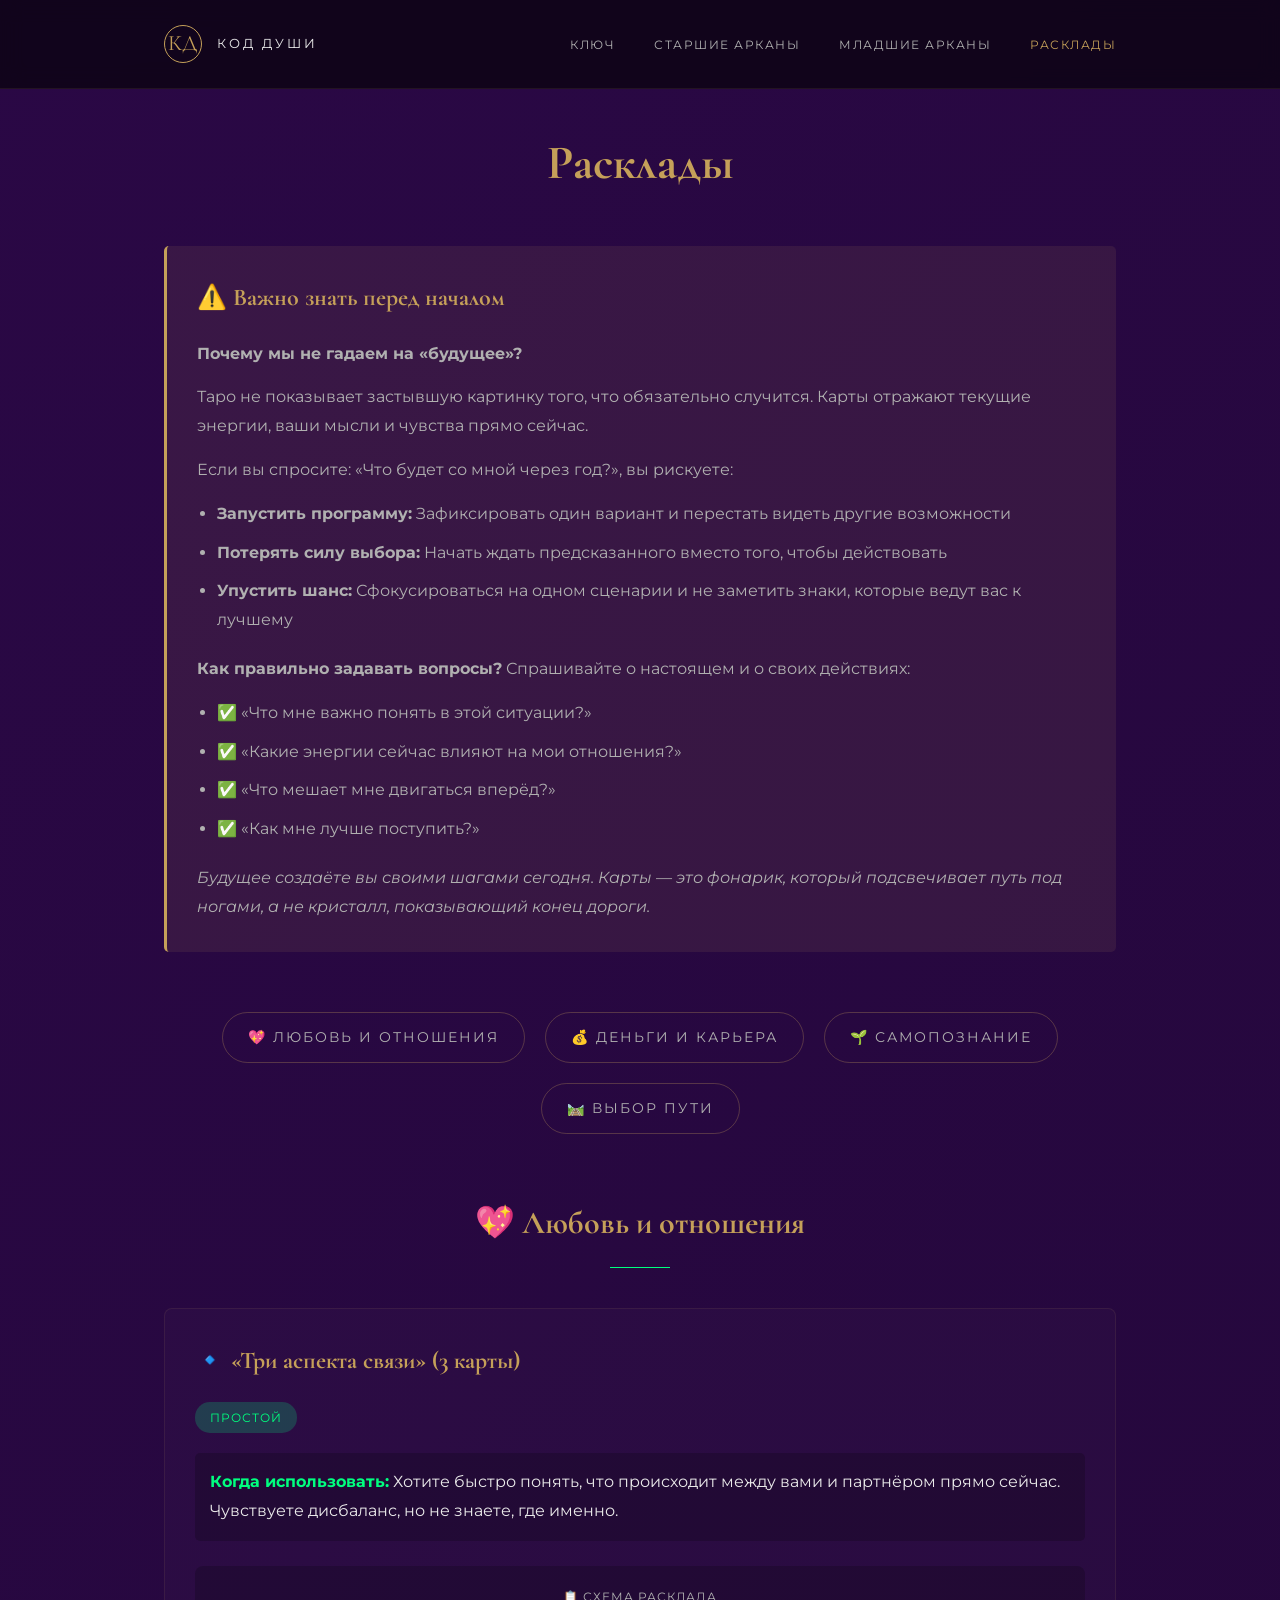
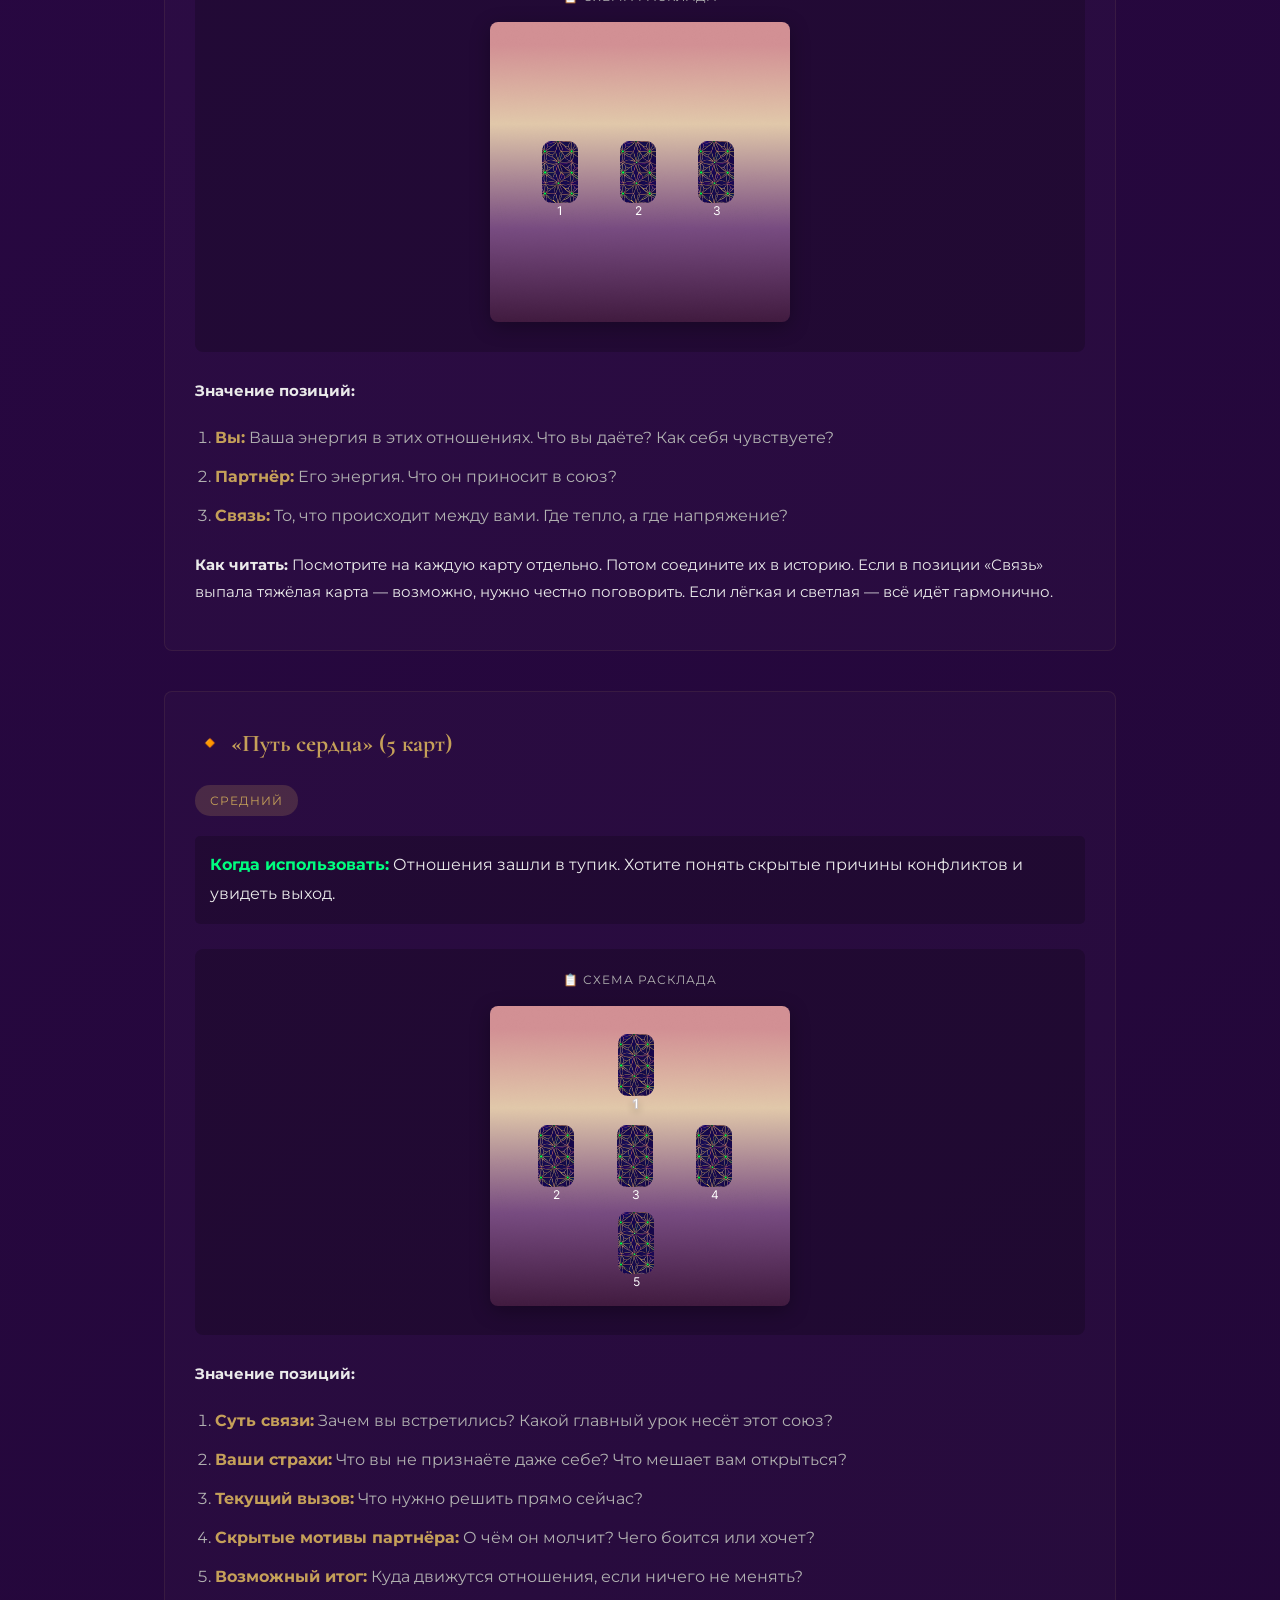
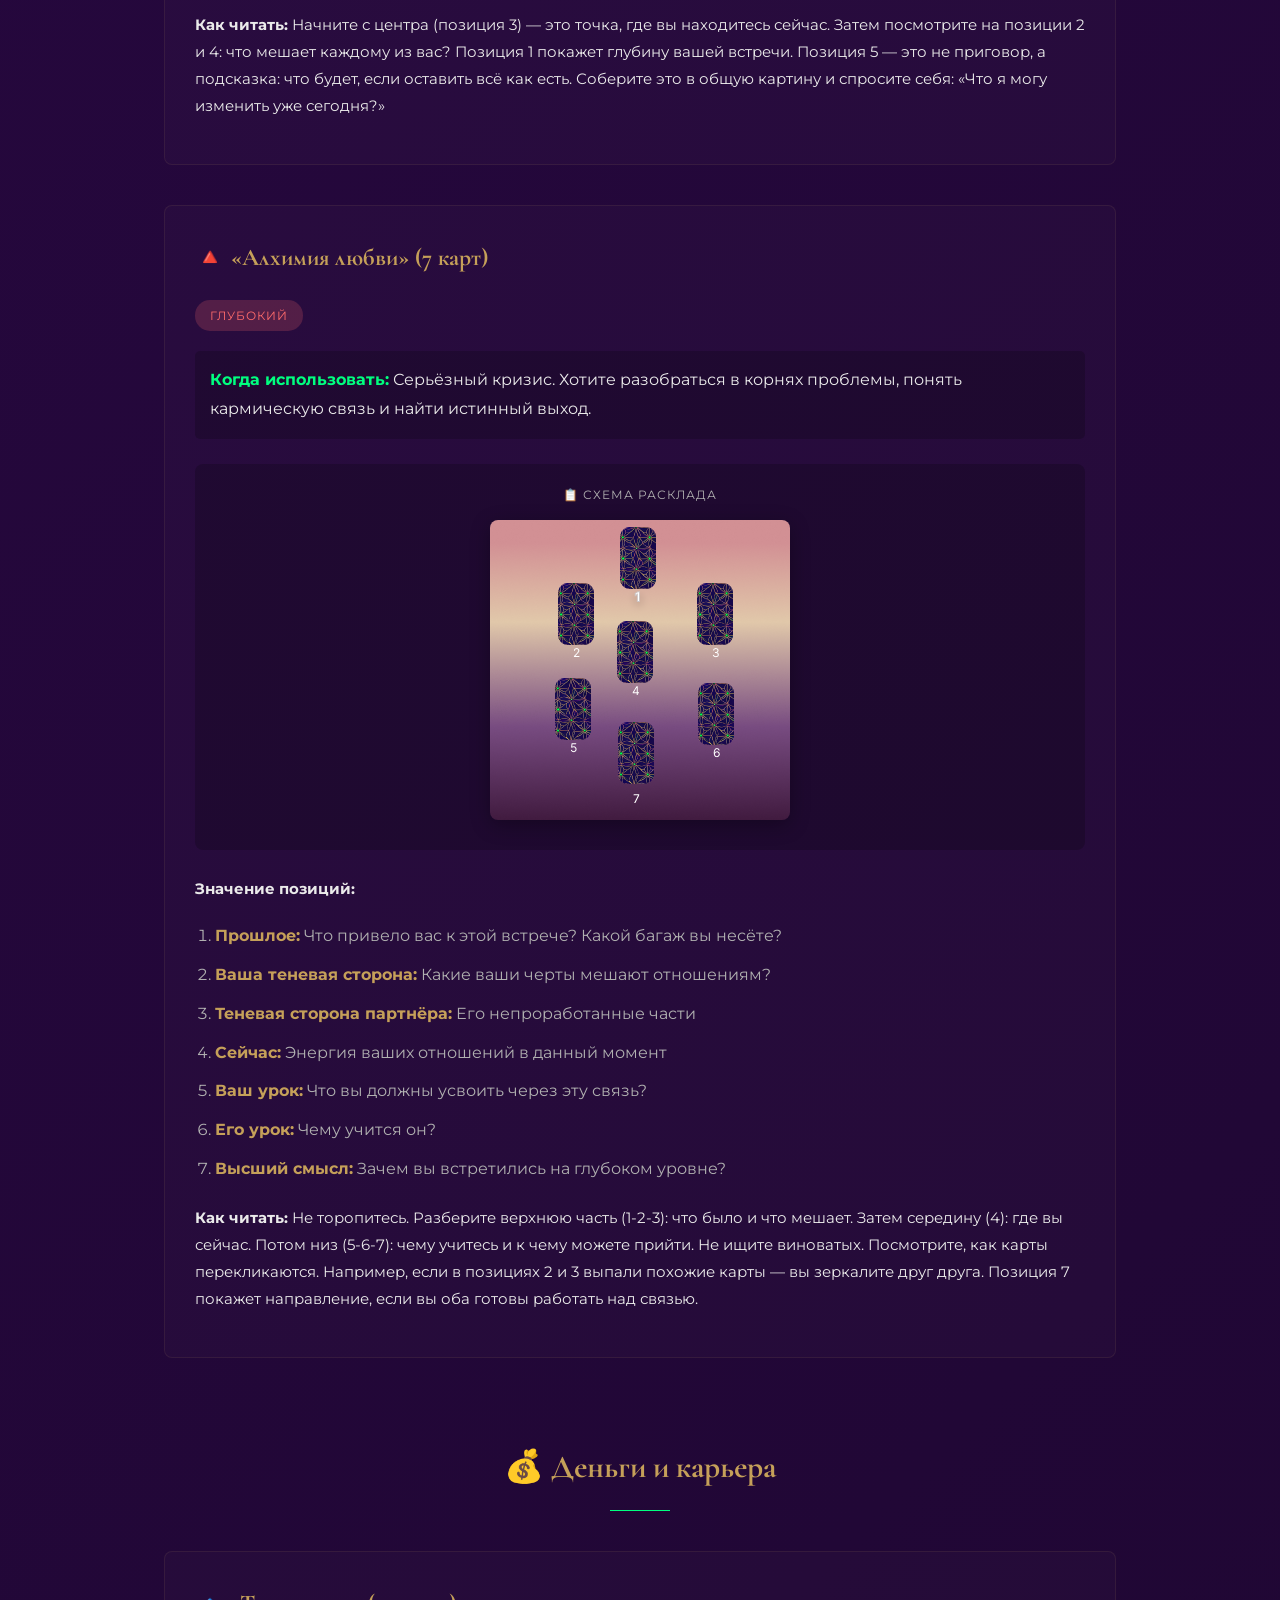
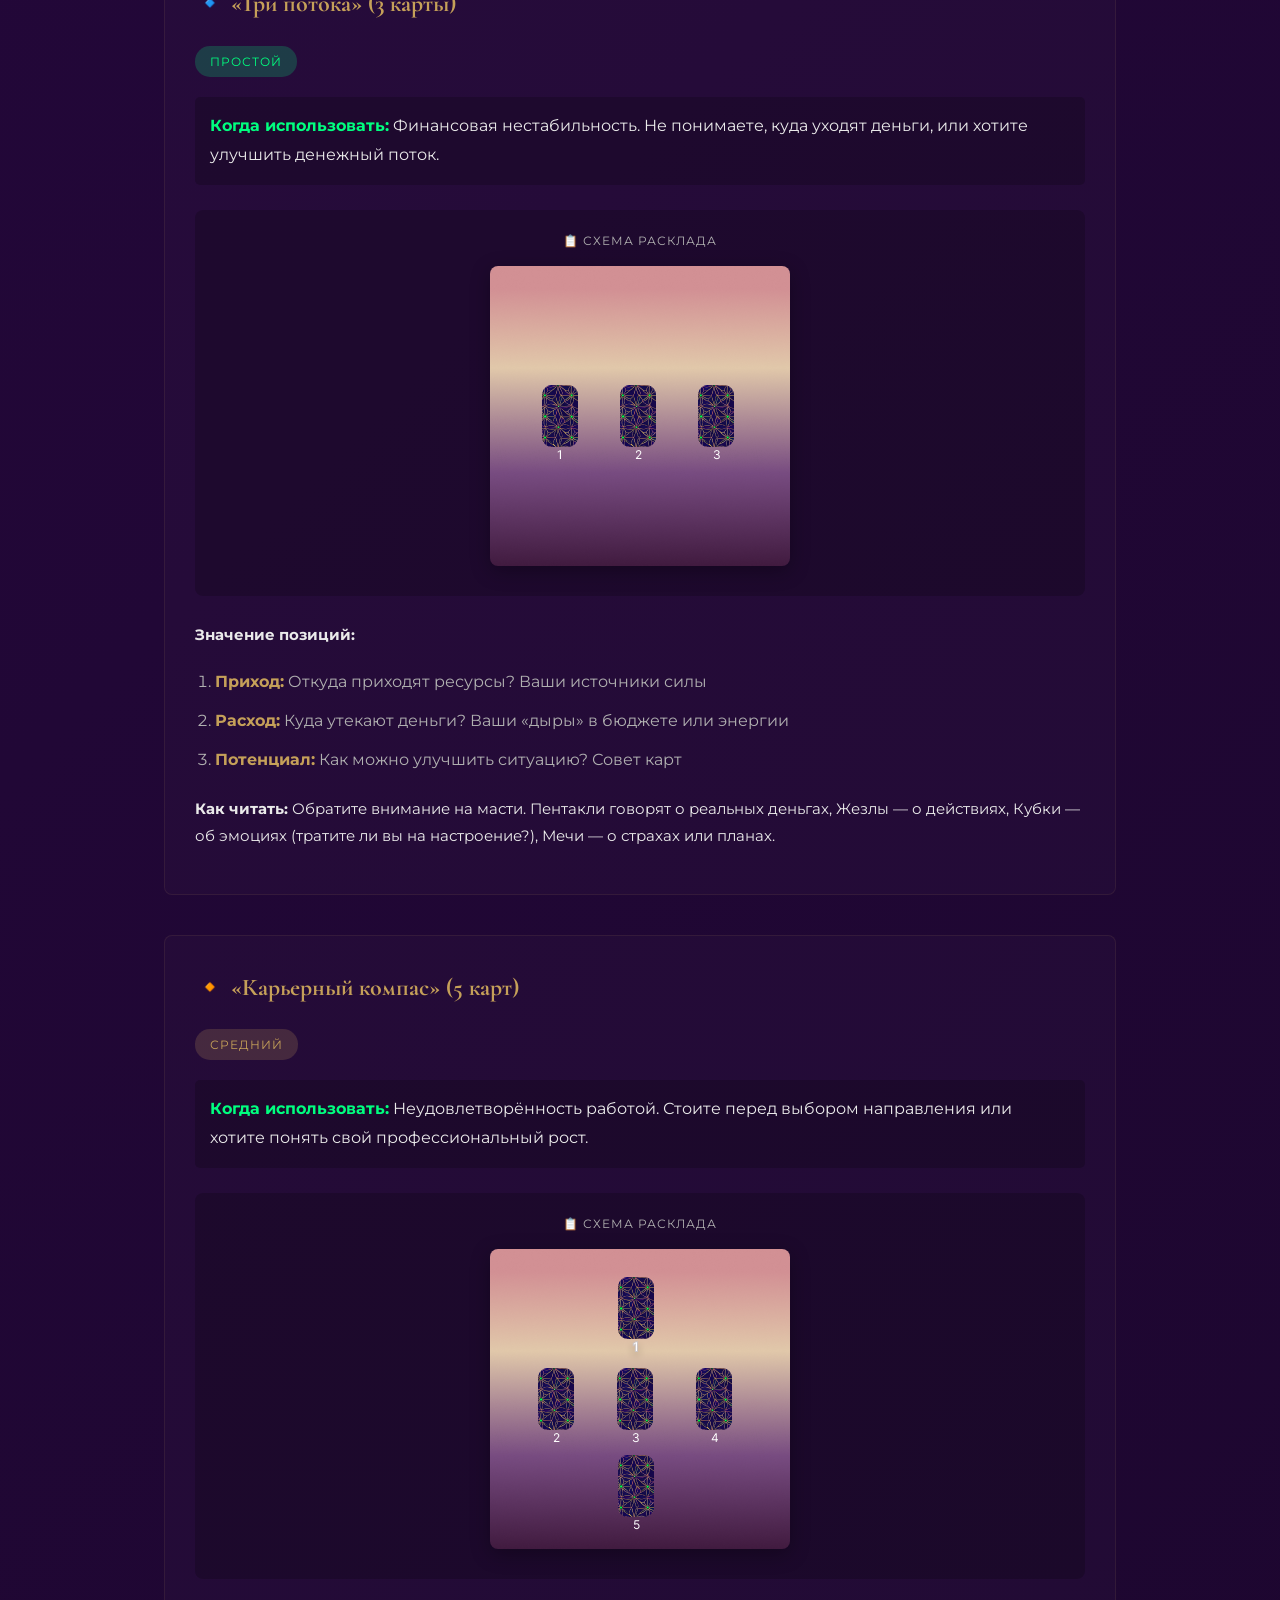
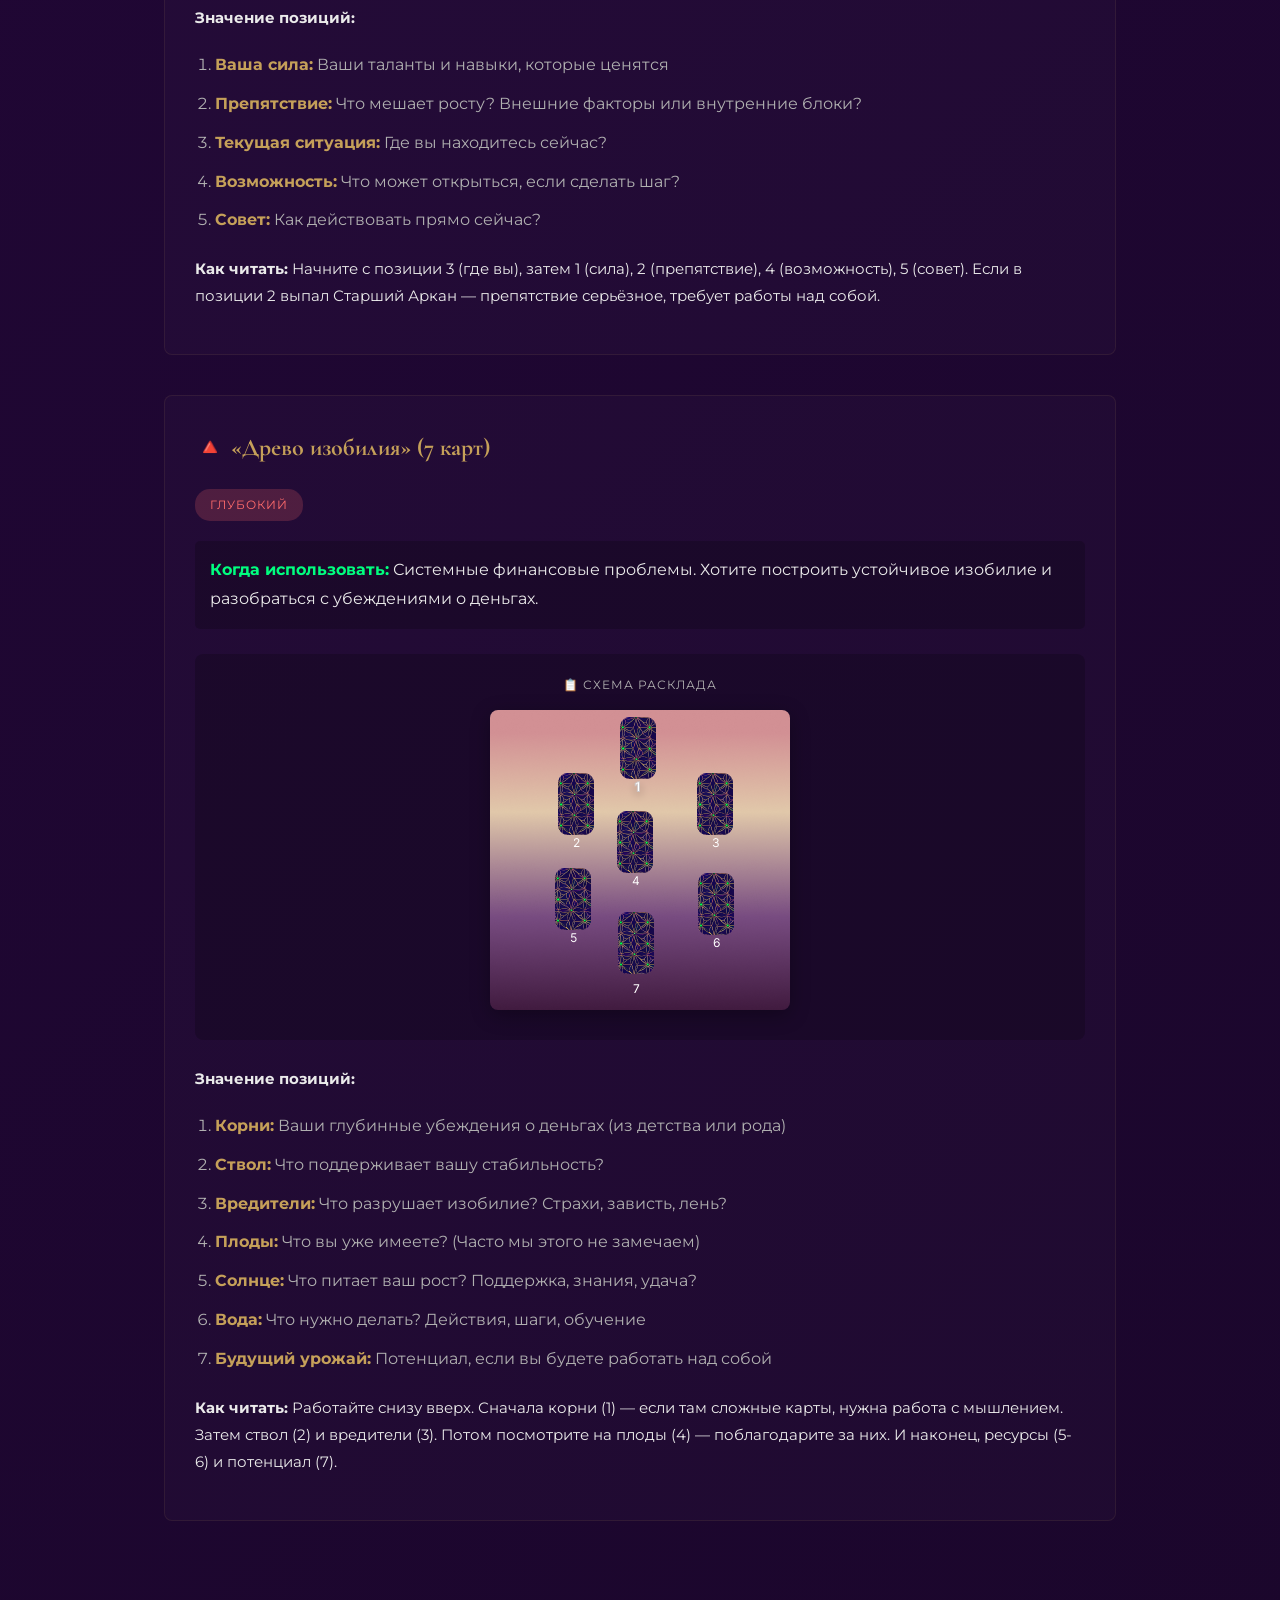
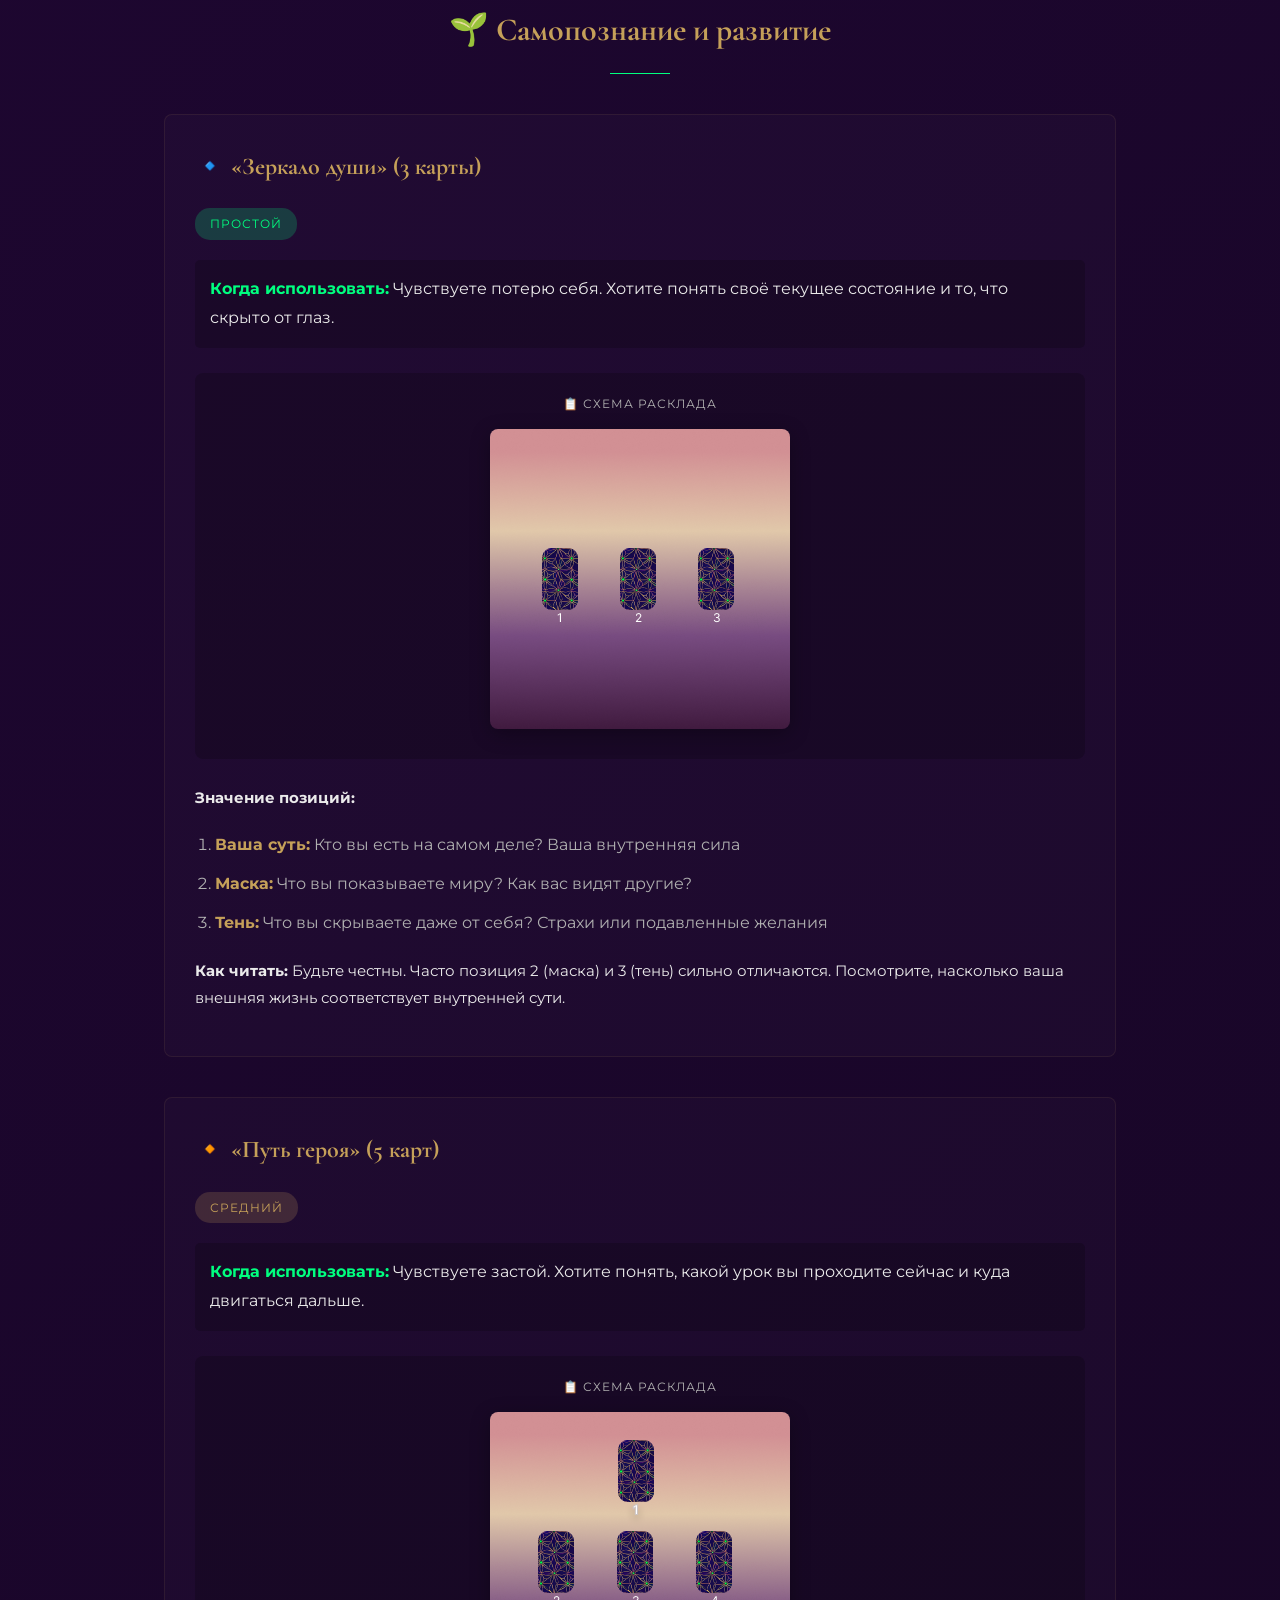
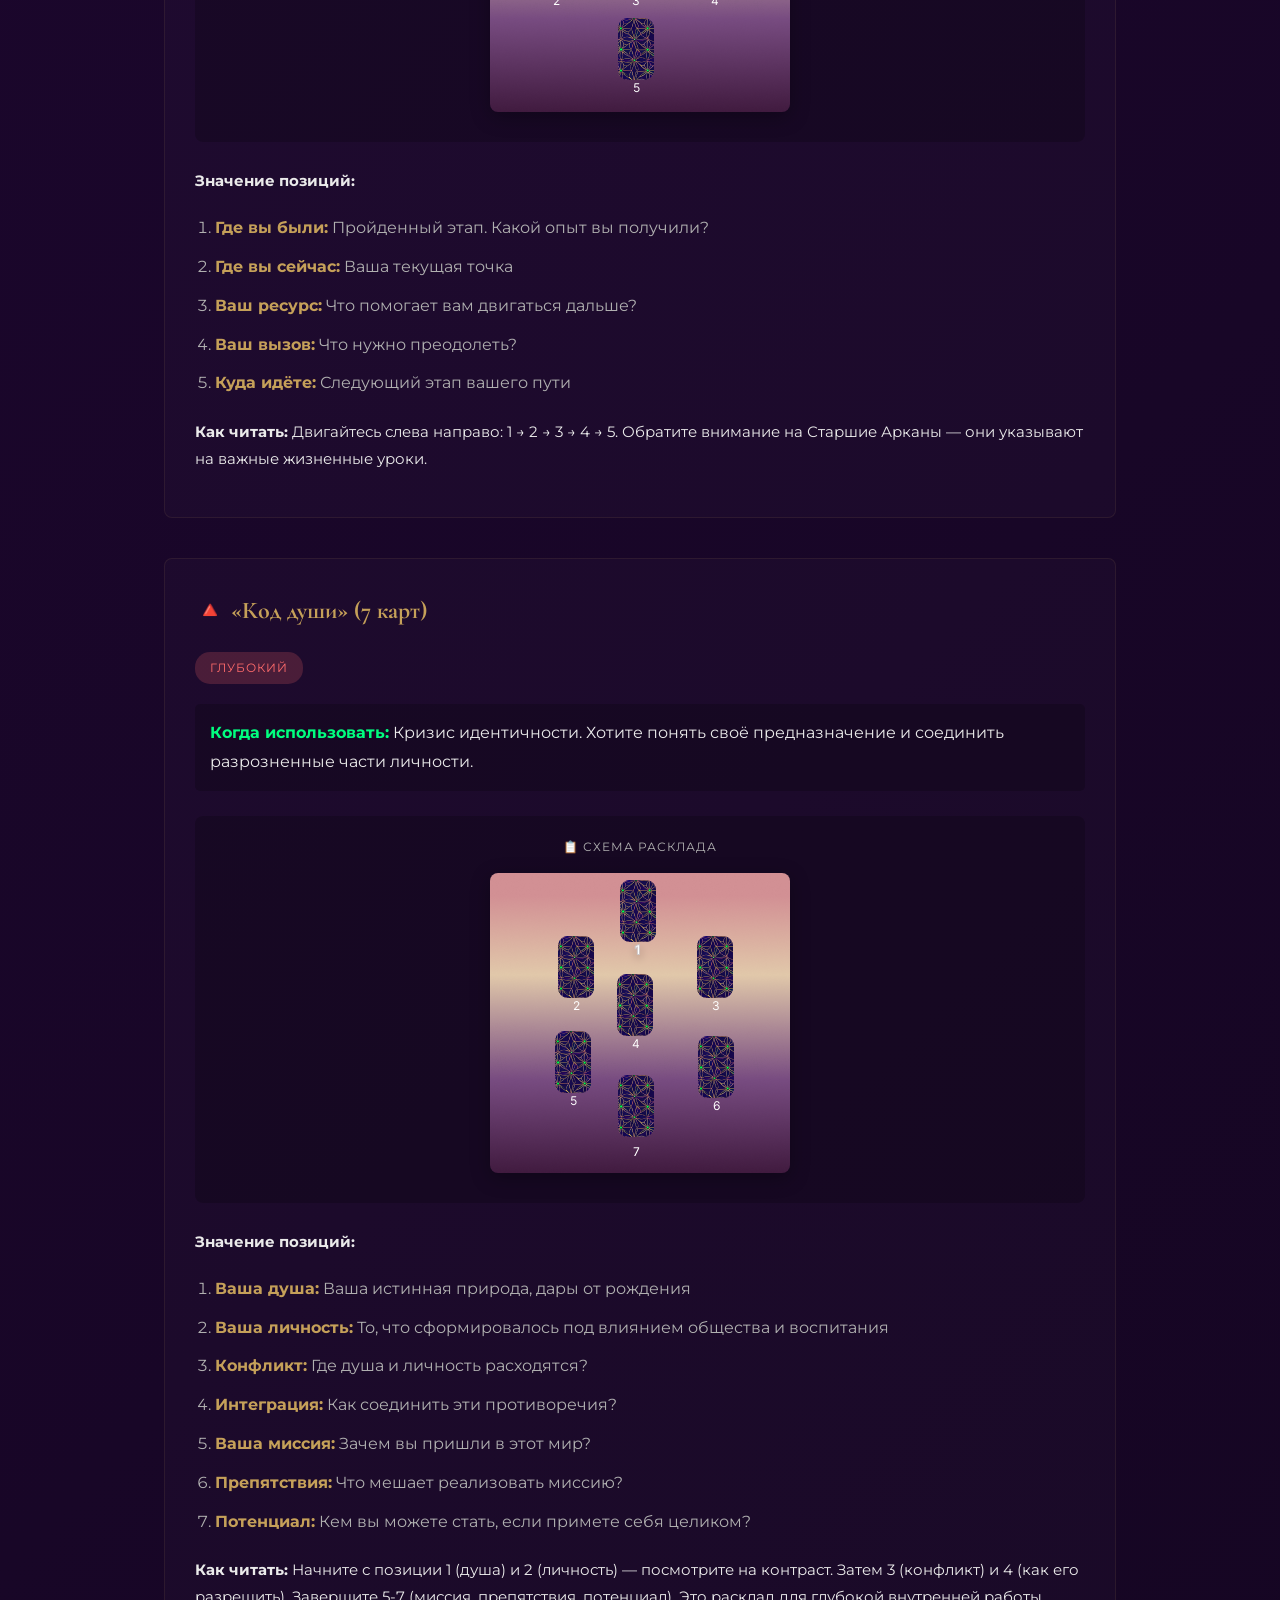
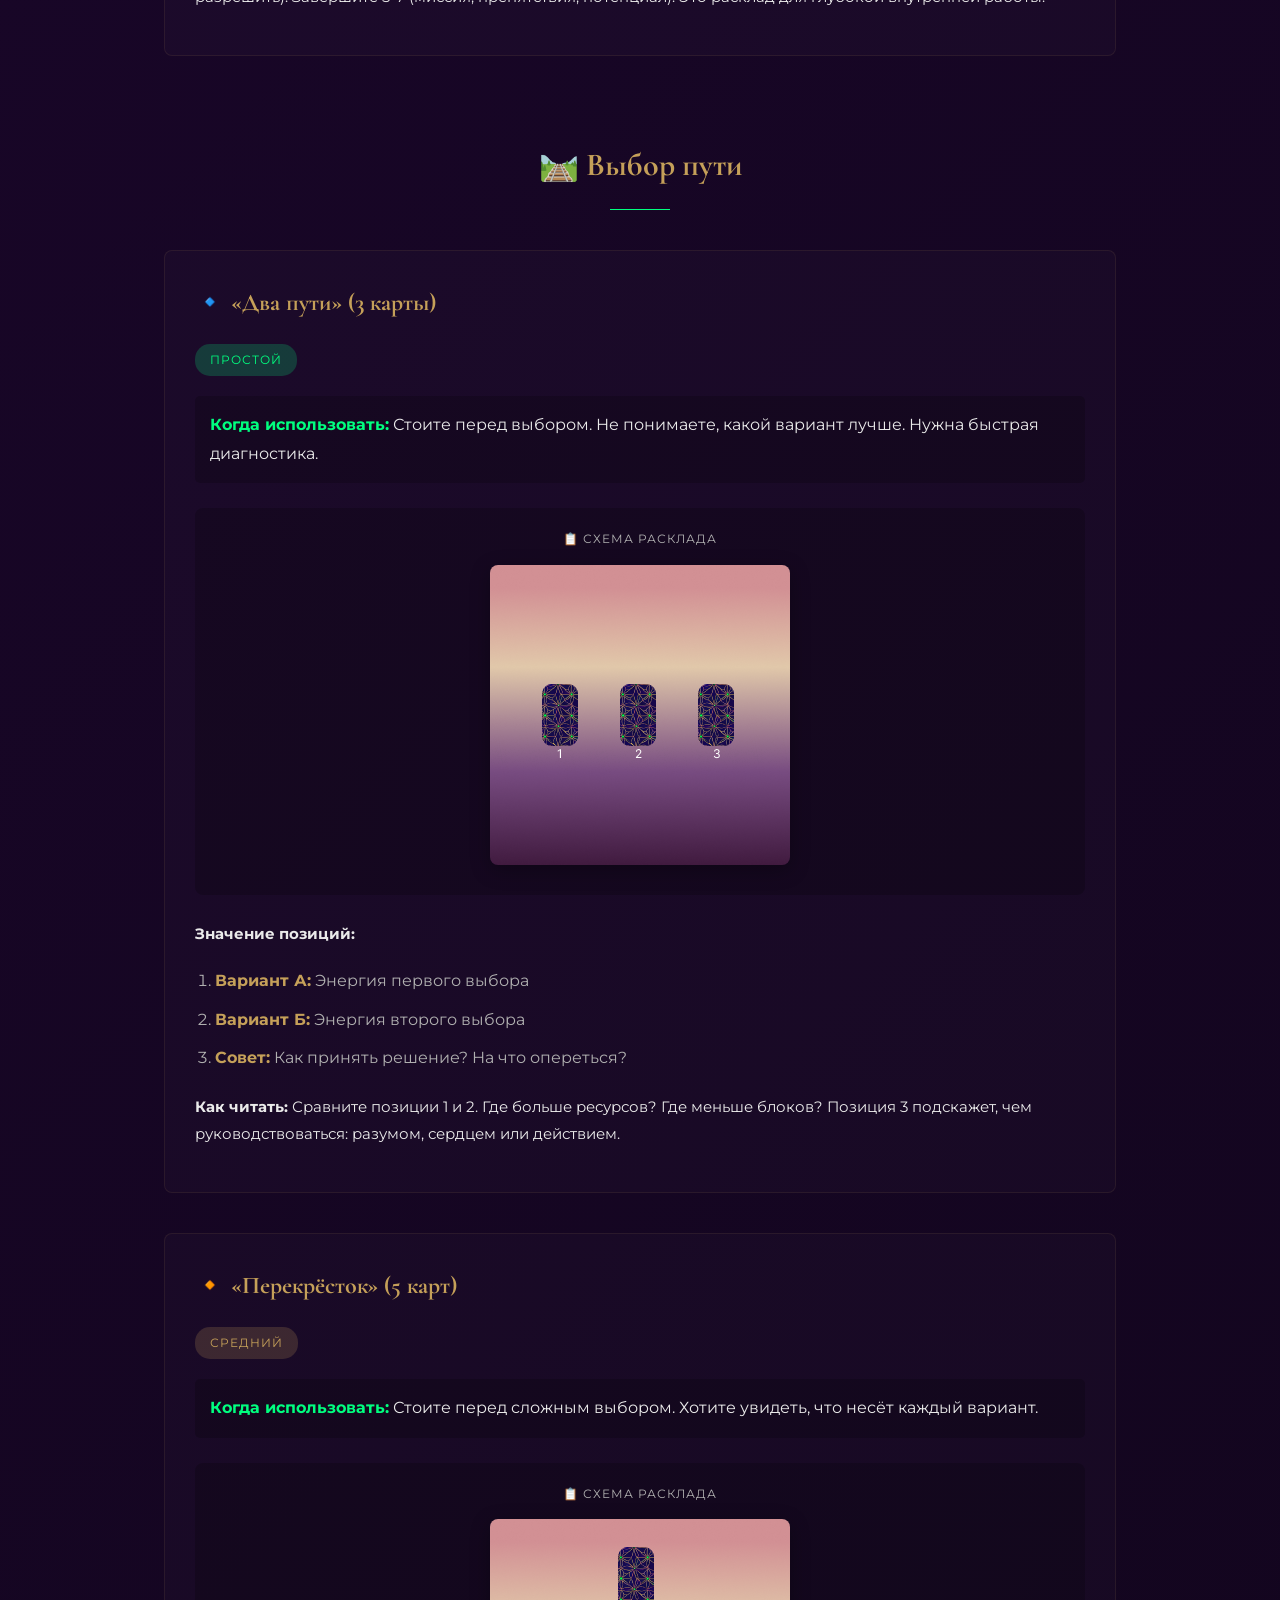
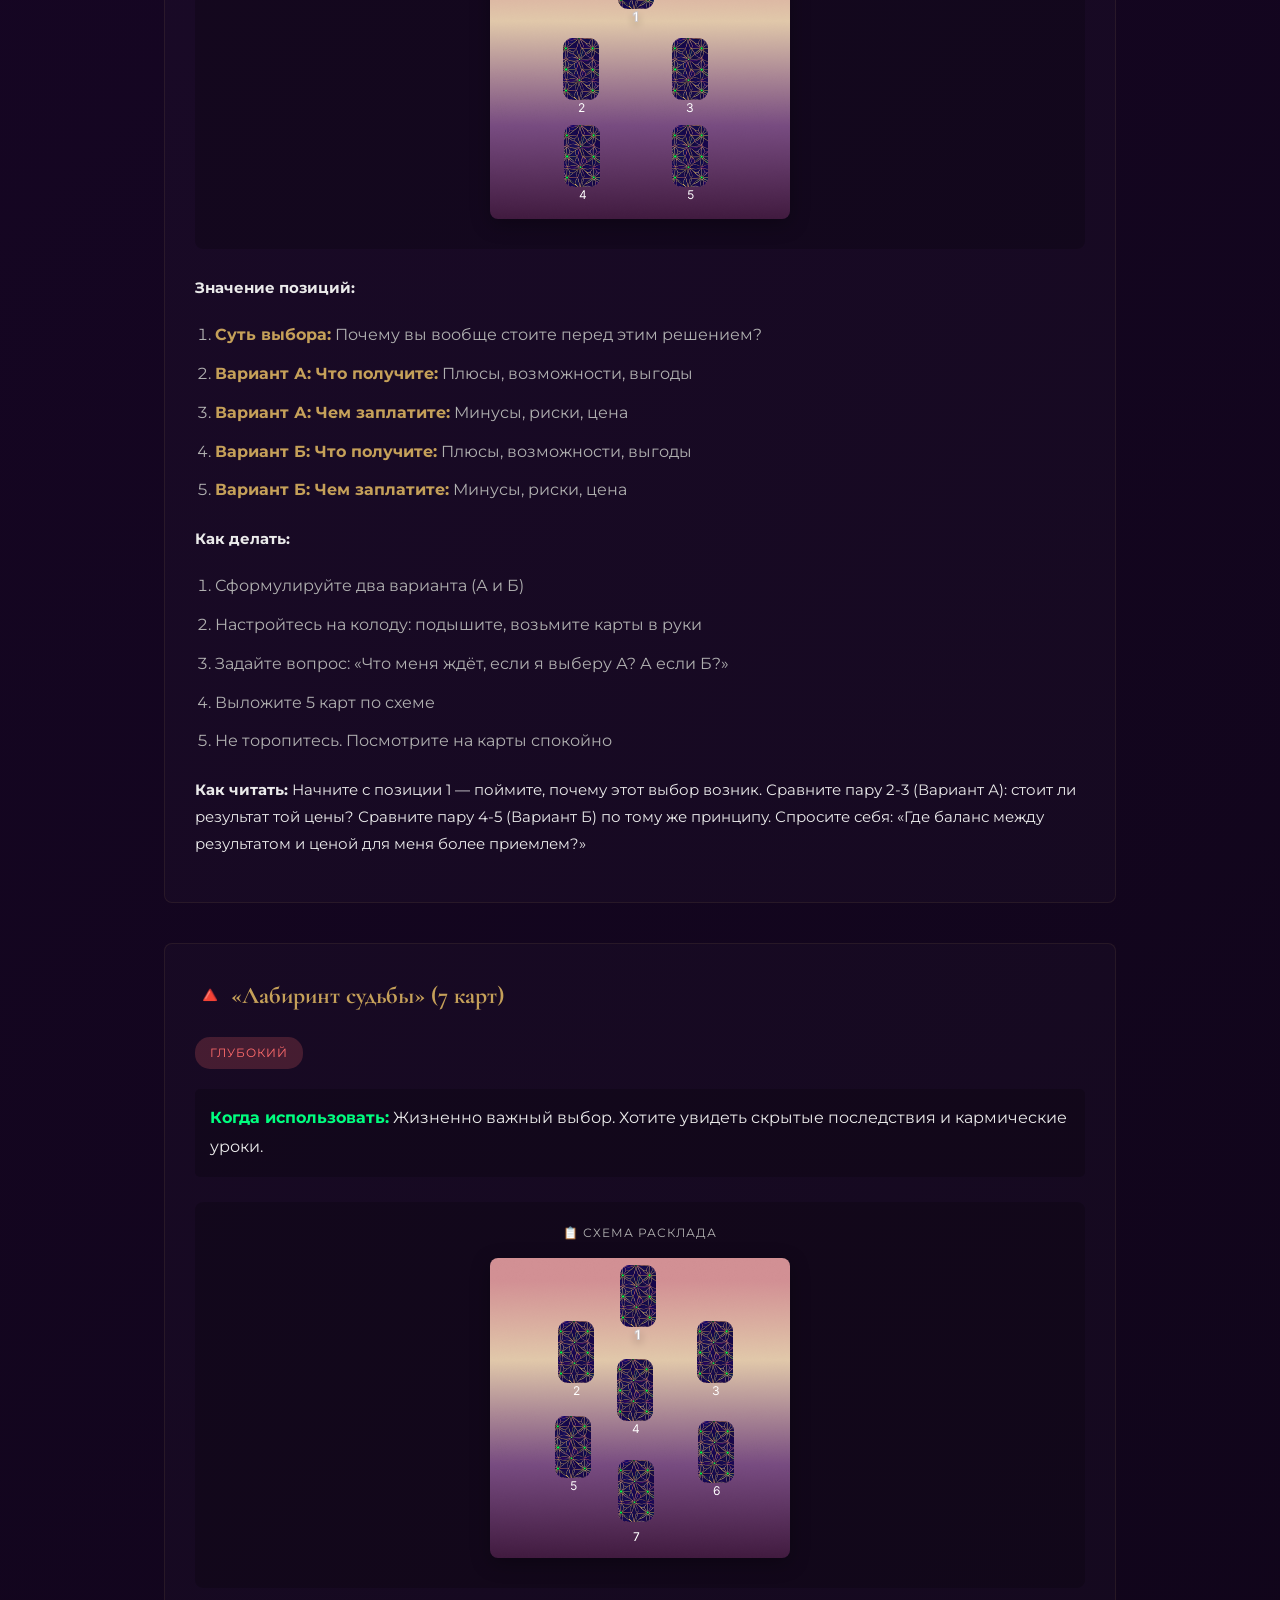
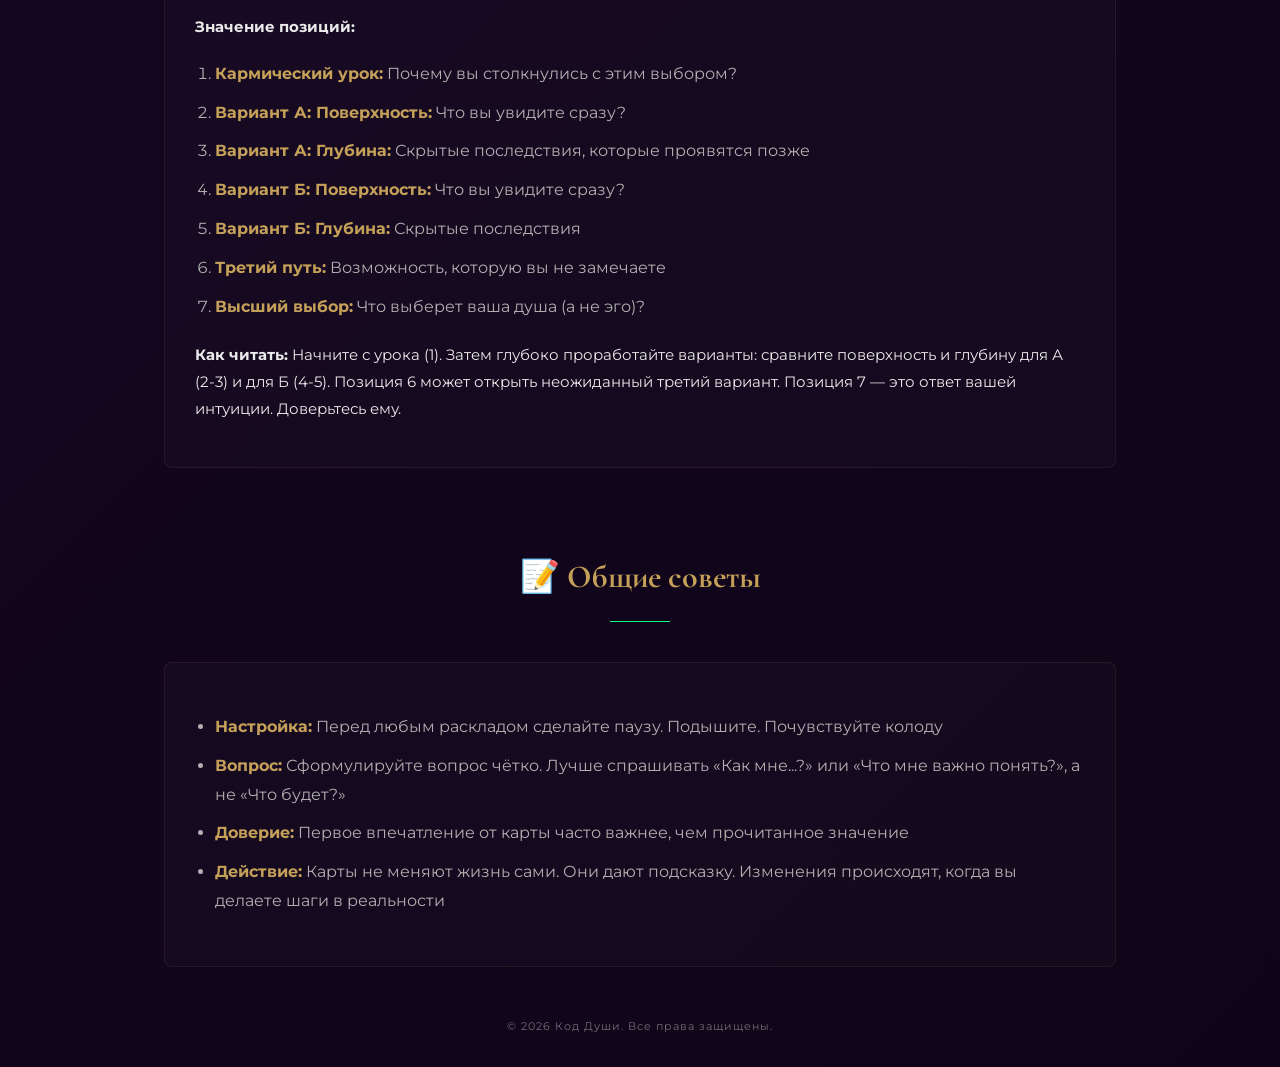
<file: spreads.html>
<!DOCTYPE html>
<html lang="ru">
<head>
    <meta charset="UTF-8">
    <meta name="viewport" content="width=device-width, initial-scale=1.0">
    <title>Расклады | Код Души</title>
    <link rel="stylesheet" href="style.css">
    <link rel="preconnect" href="https://fonts.googleapis.com">
    <link rel="preconnect" href="https://fonts.gstatic.com" crossorigin>
    <link href="https://fonts.googleapis.com/css2?family=Cormorant+Garamond:ital,wght@0,300;0,400;0,600;1,400&family=Montserrat:wght@200;300;400&display=swap" rel="stylesheet">
    
    <style>
        .spread-scheme {
    text-align: center;
    margin: 25px 0;
    padding: 20px;
    background: rgba(0, 0, 0, 0.2);
    border-radius: 8px;
}

.spread-scheme img {
    max-width: 300px;
    width: 100%;
    border-radius: 8px;
    box-shadow: 0 5px 20px rgba(0, 0, 0, 0.3);
}

.spread-scheme .scheme-label {
    font-size: 12px;
    text-transform: uppercase;
    letter-spacing: 1px;
    color: var(--text-muted);
    margin-bottom: 15px;
    display: block;
}
        .warning-box {
            background: rgba(197, 160, 89, 0.1);
            border-left: 3px solid var(--gold);
            padding: 30px;
            margin-bottom: 60px;
            border-radius: 5px;
        }

        .warning-box h2 {
            font-family: var(--font-serif);
            color: var(--gold);
            margin-bottom: 20px;
            font-size: 24px;
        }

        .warning-box p {
            font-size: 16px;
            line-height: 1.8;
            color: var(--text-muted);
            margin-bottom: 15px;
        }

        .warning-box ul {
            margin-left: 20px;
            margin-bottom: 20px;
        }

        .warning-box li {
            margin-bottom: 10px;
            color: var(--text-muted);
        }

        .sphere-nav {
            display: flex;
            justify-content: center;
            gap: 20px;
            margin-bottom: 60px;
            flex-wrap: wrap;
        }

        .sphere-nav a {
            font-size: 14px;
            text-transform: uppercase;
            letter-spacing: 2px;
            color: var(--text-muted);
            text-decoration: none;
            padding: 12px 25px;
            border: 1px solid rgba(197, 160, 89, 0.3);
            border-radius: 30px;
            transition: 0.3s;
        }

        .sphere-nav a:hover {
            color: var(--gold);
            border-color: var(--gold);
            background: rgba(197, 160, 89, 0.1);
        }

        .spread-section {
            margin-bottom: 80px;
            scroll-margin-top: 120px;
        }

        .spread-section h2 {
            font-family: var(--font-serif);
            font-size: 32px;
            color: var(--gold);
            margin-bottom: 40px;
            text-align: center;
            position: relative;
        }

        .spread-section h2::after {
            content: '';
            display: block;
            width: 60px;
            height: 1px;
            background: var(--emerald);
            margin: 15px auto 0;
        }

        .spread-card {
            background: rgba(255, 255, 255, 0.02);
            border: 1px solid rgba(197, 160, 89, 0.1);
            border-radius: 8px;
            padding: 30px;
            margin-bottom: 40px;
            transition: 0.3s;
        }

        .spread-card:hover {
            border-color: var(--gold);
            background: rgba(197, 160, 89, 0.05);
        }

        .spread-card h3 {
            font-family: var(--font-serif);
            font-size: 24px;
            color: var(--gold);
            margin-bottom: 20px;
        }

        .spread-card .difficulty {
            display: inline-block;
            font-size: 12px;
            text-transform: uppercase;
            letter-spacing: 1px;
            padding: 5px 15px;
            border-radius: 15px;
            margin-bottom: 20px;
        }

        .difficulty.simple {
            background: rgba(0, 255, 127, 0.2);
            color: var(--emerald);
        }

        .difficulty.medium {
            background: rgba(197, 160, 89, 0.2);
            color: var(--gold);
        }

        .difficulty.deep {
            background: rgba(255, 107, 107, 0.2);
            color: #ff6b6b;
        }

        .spread-card p {
            font-size: 15px;
            line-height: 1.8;
            color: var(--text-main);
            margin-bottom: 15px;
        }

        .spread-card .when-to-use {
            background: rgba(0, 0, 0, 0.2);
            padding: 15px;
            border-radius: 5px;
            margin-bottom: 20px;
        }

        .spread-card .when-to-use strong {
            color: var(--emerald);
        }

        .positions-list {
            margin: 20px 0;
            padding-left: 20px;
        }

        .positions-list li {
            margin-bottom: 10px;
            color: var(--text-muted);
        }

        .positions-list strong {
            color: var(--gold);
        }

        .back-to-top {
            position: fixed;
            bottom: 30px;
            right: 30px;
            width: 50px;
            height: 50px;
            background: rgba(197, 160, 89, 0.1);
            border: 1px solid var(--gold);
            color: var(--gold);
            display: flex;
            align-items: center;
            justify-content: center;
            font-size: 24px;
            cursor: pointer;
            opacity: 0;
            visibility: hidden;
            transition: 0.4s;
            z-index: 900;
            text-decoration: none;
        }

        .back-to-top.visible {
            opacity: 1;
            visibility: visible;
        }

        .back-to-top:hover {
            background: var(--gold);
            color: var(--bg-deep);
        }

        @media (max-width: 768px) {
            .spread-card {
                padding: 20px;
            }
            
            .sphere-nav {
                gap: 10px;
            }
            
            .sphere-nav a {
                font-size: 12px;
                padding: 10px 15px;
            }
        }
    </style>
</head>
<body>

    <header class="header">
        <div class="container header-inner">
            <a href="index.html" class="logo-link">
                <div class="logo-mono">КД</div>
                <div class="logo-text">КОД ДУШИ</div>
            </a>
            <nav class="desktop-nav">
                <a href="key.html">Ключ</a>
                <a href="major.html">Старшие Арканы</a>
                <a href="minor.html">Младшие Арканы</a>
                <a href="spreads.html" style="color: var(--gold);">Расклады</a>
            </nav>
        </div>
    </header>

    <main class="container" style="padding-top: 120px;">
        
        <h1 style="text-align: center; font-family: var(--font-serif); font-size: 48px; color: var(--gold); margin-bottom: 40px;">Расклады</h1>

        <!-- ВАЖНОЕ ПРЕДУПРЕЖДЕНИЕ -->
        <div class="warning-box">
            <h2>⚠️ Важно знать перед началом</h2>
            <p><strong>Почему мы не гадаем на «будущее»?</strong></p>
            <p>Таро не показывает застывшую картинку того, что обязательно случится. Карты отражают текущие энергии, ваши мысли и чувства прямо сейчас.</p>
            <p>Если вы спросите: «Что будет со мной через год?», вы рискуете:</p>
            <ul>
                <li><strong>Запустить программу:</strong> Зафиксировать один вариант и перестать видеть другие возможности</li>
                <li><strong>Потерять силу выбора:</strong> Начать ждать предсказанного вместо того, чтобы действовать</li>
                <li><strong>Упустить шанс:</strong> Сфокусироваться на одном сценарии и не заметить знаки, которые ведут вас к лучшему</li>
            </ul>
            <p><strong>Как правильно задавать вопросы?</strong> Спрашивайте о настоящем и о своих действиях:</p>
            <ul>
                <li>✅ «Что мне важно понять в этой ситуации?»</li>
                <li>✅ «Какие энергии сейчас влияют на мои отношения?»</li>
                <li>✅ «Что мешает мне двигаться вперёд?»</li>
                <li>✅ «Как мне лучше поступить?»</li>
            </ul>
            <p style="margin-bottom: 0;"><em>Будущее создаёте вы своими шагами сегодня. Карты — это фонарик, который подсвечивает путь под ногами, а не кристалл, показывающий конец дороги.</em></p>
        </div>

        <!-- НАВИГАЦИЯ ПО СФЕРАМ -->
        <div class="sphere-nav" id="top">
            <a href="#love">💖 Любовь и отношения</a>
            <a href="#money">💰 Деньги и карьера</a>
            <a href="#self">🌱 Самопознание</a>
            <a href="#choice">🛤️ Выбор пути</a>
        </div>

        <!-- 💖 ЛЮБОВЬ И ОТНОШЕНИЯ -->
        <section id="love" class="spread-section">
            <h2>💖 Любовь и отношения</h2>

            <!-- Простой: Три аспекта связи -->
            <div class="spread-card">
                <h3>🔹 «Три аспекта связи» (3 карты)</h3>
                <span class="difficulty simple">Простой</span>
                <div class="when-to-use">
                    <strong>Когда использовать:</strong> Хотите быстро понять, что происходит между вами и партнёром прямо сейчас. Чувствуете дисбаланс, но не знаете, где именно.
                </div>
<div class="spread-scheme">
    <span class="scheme-label">📋 Схема расклада</span>
    <img src="scheme-simple.png" alt="Схема: 3 карты в ряд">
</div>
                <p><strong>Значение позиций:</strong></p>
                <ol class="positions-list">
                    <li><strong>Вы:</strong> Ваша энергия в этих отношениях. Что вы даёте? Как себя чувствуете?</li>
                    <li><strong>Партнёр:</strong> Его энергия. Что он приносит в союз?</li>
                    <li><strong>Связь:</strong> То, что происходит между вами. Где тепло, а где напряжение?</li>
                </ol>
                <p><strong>Как читать:</strong> Посмотрите на каждую карту отдельно. Потом соедините их в историю. Если в позиции «Связь» выпала тяжёлая карта — возможно, нужно честно поговорить. Если лёгкая и светлая — всё идёт гармонично.</p>
            </div>

            <!-- Средний: Путь сердца -->
            <div class="spread-card">
                <h3>🔸 «Путь сердца» (5 карт)</h3>
                <span class="difficulty medium">Средний</span>
                <div class="when-to-use">
                    <strong>Когда использовать:</strong> Отношения зашли в тупик. Хотите понять скрытые причины конфликтов и увидеть выход.
                </div>
              
<div class="spread-scheme">
    <span class="scheme-label">📋 Схема расклада</span>
    <img src="scheme-cross.png" alt="Схема: крест из 5 карт">
</div>
                <p><strong>Значение позиций:</strong></p>
                <ol class="positions-list">
                    <li><strong>Суть связи:</strong> Зачем вы встретились? Какой главный урок несёт этот союз?</li>
                    <li><strong>Ваши страхи:</strong> Что вы не признаёте даже себе? Что мешает вам открыться?</li>
                    <li><strong>Текущий вызов:</strong> Что нужно решить прямо сейчас?</li>
                    <li><strong>Скрытые мотивы партнёра:</strong> О чём он молчит? Чего боится или хочет?</li>
                    <li><strong>Возможный итог:</strong> Куда движутся отношения, если ничего не менять?</li>
                </ol>
                <p><strong>Как читать:</strong> Начните с центра (позиция 3) — это точка, где вы находитесь сейчас. Затем посмотрите на позиции 2 и 4: что мешает каждому из вас? Позиция 1 покажет глубину вашей встречи. Позиция 5 — это не приговор, а подсказка: что будет, если оставить всё как есть. Соберите это в общую картину и спросите себя: «Что я могу изменить уже сегодня?»</p>
            </div>

            <!-- Глубокий: Алхимия любви -->
            <div class="spread-card">
                <h3>🔺 «Алхимия любви» (7 карт)</h3>
                <span class="difficulty deep">Глубокий</span>
                <div class="when-to-use">
                    <strong>Когда использовать:</strong> Серьёзный кризис. Хотите разобраться в корнях проблемы, понять кармическую связь и найти истинный выход.
                </div>
                
<div class="spread-scheme">
    <span class="scheme-label">📋 Схема расклада</span>
    <img src="scheme-deep.png" alt="Схема: 7 карт">
</div>
                <p><strong>Значение позиций:</strong></p>
                <ol class="positions-list">
                    <li><strong>Прошлое:</strong> Что привело вас к этой встрече? Какой багаж вы несёте?</li>
                    <li><strong>Ваша теневая сторона:</strong> Какие ваши черты мешают отношениям?</li>
                    <li><strong>Теневая сторона партнёра:</strong> Его непроработанные части</li>
                    <li><strong>Сейчас:</strong> Энергия ваших отношений в данный момент</li>
                    <li><strong>Ваш урок:</strong> Что вы должны усвоить через эту связь?</li>
                    <li><strong>Его урок:</strong> Чему учится он?</li>
                    <li><strong>Высший смысл:</strong> Зачем вы встретились на глубоком уровне?</li>
                </ol>
                <p><strong>Как читать:</strong> Не торопитесь. Разберите верхнюю часть (1-2-3): что было и что мешает. Затем середину (4): где вы сейчас. Потом низ (5-6-7): чему учитесь и к чему можете прийти. Не ищите виноватых. Посмотрите, как карты перекликаются. Например, если в позициях 2 и 3 выпали похожие карты — вы зеркалите друг друга. Позиция 7 покажет направление, если вы оба готовы работать над связью.</p>
            </div>
        </section>

        <!-- 💰 ДЕНЬГИ И КАРЬЕРА -->
        <section id="money" class="spread-section">
            <h2>💰 Деньги и карьера</h2>

            <!-- Простой: Три потока -->
            <div class="spread-card">
                <h3>🔹 «Три потока» (3 карты)</h3>
                <span class="difficulty simple">Простой</span>
                <div class="when-to-use">
                    <strong>Когда использовать:</strong> Финансовая нестабильность. Не понимаете, куда уходят деньги, или хотите улучшить денежный поток.
                </div>
<div class="spread-scheme">
    <span class="scheme-label">📋 Схема расклада</span>
    <img src="scheme-simple.png" alt="Схема: 3 карты в ряд">
</div>
                <p><strong>Значение позиций:</strong></p>
                <ol class="positions-list">
                    <li><strong>Приход:</strong> Откуда приходят ресурсы? Ваши источники силы</li>
                    <li><strong>Расход:</strong> Куда утекают деньги? Ваши «дыры» в бюджете или энергии</li>
                    <li><strong>Потенциал:</strong> Как можно улучшить ситуацию? Совет карт</li>
                </ol>
                <p><strong>Как читать:</strong> Обратите внимание на масти. Пентакли говорят о реальных деньгах, Жезлы — о действиях, Кубки — об эмоциях (тратите ли вы на настроение?), Мечи — о страхах или планах.</p>
            </div>

            <!-- Средний: Карьерный компас -->
            <div class="spread-card">
                <h3>🔸 «Карьерный компас» (5 карт)</h3>
                <span class="difficulty medium">Средний</span>
                <div class="when-to-use">
                    <strong>Когда использовать:</strong> Неудовлетворённость работой. Стоите перед выбором направления или хотите понять свой профессиональный рост.
                </div>
<div class="spread-scheme">
    <span class="scheme-label">📋 Схема расклада</span>
    <img src="scheme-cross.png" alt="Схема: крест из 5 карт">
</div>
                <p><strong>Значение позиций:</strong></p>
                <ol class="positions-list">
                    <li><strong>Ваша сила:</strong> Ваши таланты и навыки, которые ценятся</li>
                    <li><strong>Препятствие:</strong> Что мешает росту? Внешние факторы или внутренние блоки?</li>
                    <li><strong>Текущая ситуация:</strong> Где вы находитесь сейчас?</li>
                    <li><strong>Возможность:</strong> Что может открыться, если сделать шаг?</li>
                    <li><strong>Совет:</strong> Как действовать прямо сейчас?</li>
                </ol>
                <p><strong>Как читать:</strong> Начните с позиции 3 (где вы), затем 1 (сила), 2 (препятствие), 4 (возможность), 5 (совет). Если в позиции 2 выпал Старший Аркан — препятствие серьёзное, требует работы над собой.</p>
            </div>

            <!-- Глубокий: Древо изобилия -->
            <div class="spread-card">
                <h3>🔺 «Древо изобилия» (7 карт)</h3>
                <span class="difficulty deep">Глубокий</span>
                <div class="when-to-use">
                    <strong>Когда использовать:</strong> Системные финансовые проблемы. Хотите построить устойчивое изобилие и разобраться с убеждениями о деньгах.
                </div>
<div class="spread-scheme">
    <span class="scheme-label">📋 Схема расклада</span>
    <img src="scheme-deep.png" alt="Схема: 7 карт">
</div>
                <p><strong>Значение позиций:</strong></p>
                <ol class="positions-list">
                    <li><strong>Корни:</strong> Ваши глубинные убеждения о деньгах (из детства или рода)</li>
                    <li><strong>Ствол:</strong> Что поддерживает вашу стабильность?</li>
                    <li><strong>Вредители:</strong> Что разрушает изобилие? Страхи, зависть, лень?</li>
                    <li><strong>Плоды:</strong> Что вы уже имеете? (Часто мы этого не замечаем)</li>
                    <li><strong>Солнце:</strong> Что питает ваш рост? Поддержка, знания, удача?</li>
                    <li><strong>Вода:</strong> Что нужно делать? Действия, шаги, обучение</li>
                    <li><strong>Будущий урожай:</strong> Потенциал, если вы будете работать над собой</li>
                </ol>
                <p><strong>Как читать:</strong> Работайте снизу вверх. Сначала корни (1) — если там сложные карты, нужна работа с мышлением. Затем ствол (2) и вредители (3). Потом посмотрите на плоды (4) — поблагодарите за них. И наконец, ресурсы (5-6) и потенциал (7).</p>
            </div>
        </section>

        <!-- 🌱 САМОПОЗНАНИЕ И РАЗВИТИЕ -->
        <section id="self" class="spread-section">
            <h2>🌱 Самопознание и развитие</h2>

            <!-- Простой: Зеркало души -->
            <div class="spread-card">
                <h3>🔹 «Зеркало души» (3 карты)</h3>
                <span class="difficulty simple">Простой</span>
                <div class="when-to-use">
                    <strong>Когда использовать:</strong> Чувствуете потерю себя. Хотите понять своё текущее состояние и то, что скрыто от глаз.
                </div>
              
<div class="spread-scheme">
    <span class="scheme-label">📋 Схема расклада</span>
    <img src="scheme-simple.png" alt="Схема: 3 карты в ряд">
</div>
                <p><strong>Значение позиций:</strong></p>
                <ol class="positions-list">
                    <li><strong>Ваша суть:</strong> Кто вы есть на самом деле? Ваша внутренняя сила</li>
                    <li><strong>Маска:</strong> Что вы показываете миру? Как вас видят другие?</li>
                    <li><strong>Тень:</strong> Что вы скрываете даже от себя? Страхи или подавленные желания</li>
                </ol>
                <p><strong>Как читать:</strong> Будьте честны. Часто позиция 2 (маска) и 3 (тень) сильно отличаются. Посмотрите, насколько ваша внешняя жизнь соответствует внутренней сути.</p>
            </div>

            <!-- Средний: Путь героя -->
            <div class="spread-card">
                <h3>🔸 «Путь героя» (5 карт)</h3>
                <span class="difficulty medium">Средний</span>
                <div class="when-to-use">
                    <strong>Когда использовать:</strong> Чувствуете застой. Хотите понять, какой урок вы проходите сейчас и куда двигаться дальше.
                </div>
                
<div class="spread-scheme">
    <span class="scheme-label">📋 Схема расклада</span>
    <img src="scheme-cross.png" alt="Схема: крест из 5 карт">
</div>
                <p><strong>Значение позиций:</strong></p>
                <ol class="positions-list">
                    <li><strong>Где вы были:</strong> Пройденный этап. Какой опыт вы получили?</li>
                    <li><strong>Где вы сейчас:</strong> Ваша текущая точка</li>
                    <li><strong>Ваш ресурс:</strong> Что помогает вам двигаться дальше?</li>
                    <li><strong>Ваш вызов:</strong> Что нужно преодолеть?</li>
                    <li><strong>Куда идёте:</strong> Следующий этап вашего пути</li>
                </ol>
                <p><strong>Как читать:</strong> Двигайтесь слева направо: 1 → 2 → 3 → 4 → 5. Обратите внимание на Старшие Арканы — они указывают на важные жизненные уроки.</p>
            </div>

            <!-- Глубокий: Код души -->
            <div class="spread-card">
                <h3>🔺 «Код души» (7 карт)</h3>
                <span class="difficulty deep">Глубокий</span>
                <div class="when-to-use">
                    <strong>Когда использовать:</strong> Кризис идентичности. Хотите понять своё предназначение и соединить разрозненные части личности.
                </div>
               
<div class="spread-scheme">
    <span class="scheme-label">📋 Схема расклада</span>
    <img src="scheme-deep.png" alt="Схема: 7 карт">
</div>
                <p><strong>Значение позиций:</strong></p>
                <ol class="positions-list">
                    <li><strong>Ваша душа:</strong> Ваша истинная природа, дары от рождения</li>
                    <li><strong>Ваша личность:</strong> То, что сформировалось под влиянием общества и воспитания</li>
                    <li><strong>Конфликт:</strong> Где душа и личность расходятся?</li>
                    <li><strong>Интеграция:</strong> Как соединить эти противоречия?</li>
                    <li><strong>Ваша миссия:</strong> Зачем вы пришли в этот мир?</li>
                    <li><strong>Препятствия:</strong> Что мешает реализовать миссию?</li>
                    <li><strong>Потенциал:</strong> Кем вы можете стать, если примете себя целиком?</li>
                </ol>
                <p><strong>Как читать:</strong> Начните с позиции 1 (душа) и 2 (личность) — посмотрите на контраст. Затем 3 (конфликт) и 4 (как его разрешить). Завершите 5-7 (миссия, препятствия, потенциал). Это расклад для глубокой внутренней работы.</p>
            </div>
        </section>

        <!-- 🛤️ ВЫБОР ПУТИ -->
        <section id="choice" class="spread-section">
            <h2>🛤️ Выбор пути</h2>

            <!-- Простой: Два пути -->
            <div class="spread-card">
                <h3>🔹 «Два пути» (3 карты)</h3>
                <span class="difficulty simple">Простой</span>
                <div class="when-to-use">
                    <strong>Когда использовать:</strong> Стоите перед выбором. Не понимаете, какой вариант лучше. Нужна быстрая диагностика.
                </div>
<div class="spread-scheme">
    <span class="scheme-label">📋 Схема расклада</span>
    <img src="scheme-simple.png" alt="Схема: 3 карты в ряд">
</div>
                <p><strong>Значение позиций:</strong></p>
                <ol class="positions-list">
                    <li><strong>Вариант А:</strong> Энергия первого выбора</li>
                    <li><strong>Вариант Б:</strong> Энергия второго выбора</li>
                    <li><strong>Совет:</strong> Как принять решение? На что опереться?</li>
                </ol>
                <p><strong>Как читать:</strong> Сравните позиции 1 и 2. Где больше ресурсов? Где меньше блоков? Позиция 3 подскажет, чем руководствоваться: разумом, сердцем или действием.</p>
            </div>

            <!-- Средний: Перекрёсток -->
            <div class="spread-card">
                <h3>🔸 «Перекрёсток» (5 карт)</h3>
                <span class="difficulty medium">Средний</span>
                <div class="when-to-use">
                    <strong>Когда использовать:</strong> Стоите перед сложным выбором. Хотите увидеть, что несёт каждый вариант.
                </div>
               
<div class="spread-scheme">
    <span class="scheme-label">📋 Схема расклада</span>
    <img src="scheme-alternative.png" alt="Схема: альтернативная 5 карт">
</div>
                <p><strong>Значение позиций:</strong></p>
                <ol class="positions-list">
                    <li><strong>Суть выбора:</strong> Почему вы вообще стоите перед этим решением?</li>
                    <li><strong>Вариант А: Что получите:</strong> Плюсы, возможности, выгоды</li>
                    <li><strong>Вариант А: Чем заплатите:</strong> Минусы, риски, цена</li>
                    <li><strong>Вариант Б: Что получите:</strong> Плюсы, возможности, выгоды</li>
                    <li><strong>Вариант Б: Чем заплатите:</strong> Минусы, риски, цена</li>
                </ol>
                <p><strong>Как делать:</strong></p>
                <ol class="positions-list">
                    <li>Сформулируйте два варианта (А и Б)</li>
                    <li>Настройтесь на колоду: подышите, возьмите карты в руки</li>
                    <li>Задайте вопрос: «Что меня ждёт, если я выберу А? А если Б?»</li>
                    <li>Выложите 5 карт по схеме</li>
                    <li>Не торопитесь. Посмотрите на карты спокойно</li>
                </ol>
                <p><strong>Как читать:</strong> Начните с позиции 1 — поймите, почему этот выбор возник. Сравните пару 2-3 (Вариант А): стоит ли результат той цены? Сравните пару 4-5 (Вариант Б) по тому же принципу. Спросите себя: «Где баланс между результатом и ценой для меня более приемлем?»</p>
            </div>

            <!-- Глубокий: Лабиринт судьбы -->
            <div class="spread-card">
                <h3>🔺 «Лабиринт судьбы» (7 карт)</h3>
                <span class="difficulty deep">Глубокий</span>
                <div class="when-to-use">
                    <strong>Когда использовать:</strong> Жизненно важный выбор. Хотите увидеть скрытые последствия и кармические уроки.
                </div>
<div class="spread-scheme">
    <span class="scheme-label">📋 Схема расклада</span>
    <img src="scheme-deep.png" alt="Схема: 7 карт">
</div>
                <p><strong>Значение позиций:</strong></p>
                <ol class="positions-list">
                    <li><strong>Кармический урок:</strong> Почему вы столкнулись с этим выбором?</li>
                    <li><strong>Вариант А: Поверхность:</strong> Что вы увидите сразу?</li>
                    <li><strong>Вариант А: Глубина:</strong> Скрытые последствия, которые проявятся позже</li>
                    <li><strong>Вариант Б: Поверхность:</strong> Что вы увидите сразу?</li>
                    <li><strong>Вариант Б: Глубина:</strong> Скрытые последствия</li>
                    <li><strong>Третий путь:</strong> Возможность, которую вы не замечаете</li>
                    <li><strong>Высший выбор:</strong> Что выберет ваша душа (а не эго)?</li>
                </ol>
                <p><strong>Как читать:</strong> Начните с урока (1). Затем глубоко проработайте варианты: сравните поверхность и глубину для А (2-3) и для Б (4-5). Позиция 6 может открыть неожиданный третий вариант. Позиция 7 — это ответ вашей интуиции. Доверьтесь ему.</p>
            </div>
        </section>

        <!-- 📝 ОБЩИЕ СОВЕТЫ -->
        <section class="spread-section">
            <h2>📝 Общие советы</h2>
            <div class="spread-card">
                <ul class="positions-list">
                    <li><strong>Настройка:</strong> Перед любым раскладом сделайте паузу. Подышите. Почувствуйте колоду</li>
                    <li><strong>Вопрос:</strong> Сформулируйте вопрос чётко. Лучше спрашивать «Как мне...?» или «Что мне важно понять?», а не «Что будет?»</li>
                    <li><strong>Доверие:</strong> Первое впечатление от карты часто важнее, чем прочитанное значение</li>
                    <li><strong>Действие:</strong> Карты не меняют жизнь сами. Они дают подсказку. Изменения происходят, когда вы делаете шаги в реальности</li>
                </ul>
            </div>
        </section>

    </main>

    <a href="#top" class="back-to-top" id="backToTopBtn">↑</a>

    <footer class="footer" style="position: relative; margin-top: 50px;">
        <p>&copy; 2026 Код Души. Все права защищены.</p>
    </footer>

    <script>
        document.addEventListener('DOMContentLoaded', () => {
            const backToTopBtn = document.getElementById('backToTopBtn');
            
            if (backToTopBtn) {
                window.addEventListener('scroll', () => {
                    if (window.scrollY > 300) {
                        backToTopBtn.classList.add('visible');
                    } else {
                        backToTopBtn.classList.remove('visible');
                    }
                });
            }
        });
    </script>
</body>
</html>
</file>
<file: style.css>
/* --- ПЕРЕМЕННЫЕ И БАЗА --- */
:root {
    --bg-deep: #0f0518;       /* Темно-фиолетовый, почти черный */
    --bg-purple: #2A0845;     /* Твой фирменный фиолетовый */
    --gold: #C5A059;          /* Приглушенное золото */
    --emerald: #00FF7F;       /* Изумрудный акцент */
    --text-main: #EAEAEA;
    --text-muted: #B0B0B0;
    
    --font-serif: 'Cormorant Garamond', serif;
    --font-sans: 'Montserrat', sans-serif;
}

* { margin: 0; padding: 0; box-sizing: border-box; }

body {
    background: linear-gradient(135deg, var(--bg-purple) 0%, var(--bg-deep) 100%);
    color: var(--text-main);
    font-family: var(--font-sans);
    line-height: 1.8;
    min-height: 100vh;
}

.container {
    max-width: 1000px;
    margin: 0 auto;
    padding: 0 24px;
}

a { text-decoration: none; color: inherit; transition: 0.4s ease; }

/* --- ШАПКА --- */
.header {
    position: fixed;
    top: 0;
    width: 100%;
    padding: 25px 0;
    background: rgba(15, 5, 24, 0.9);
    backdrop-filter: blur(10px);
    z-index: 100;
    border-bottom: 1px solid rgba(197, 160, 89, 0.1);
}

.header-inner {
    display: flex;
    justify-content: space-between;
    align-items: center;
}

.logo-link {
    display: flex;
    align-items: center;
    gap: 15px;
}

.logo-mono {
    font-family: var(--font-serif);
    font-size: 22px;
    color: var(--gold);
    border: 1px solid var(--gold);
    width: 38px;
    height: 38px;
    display: flex;
    align-items: center;
    justify-content: center;
    border-radius: 50%;
}

.logo-text {
    font-family: var(--font-sans);
    font-size: 13px;
    letter-spacing: 3px;
    text-transform: uppercase;
    color: var(--text-main);
}

.desktop-nav a {
    margin-left: 35px;
    font-size: 12px;
    text-transform: uppercase;
    letter-spacing: 1.5px;
    color: var(--text-muted);
}

.desktop-nav a:hover {
    color: var(--gold);
}

/* --- ГЛАВНЫЙ ЭКРАН --- */
.hero {
    height: 100vh;
    display: flex;
    align-items: center;
    justify-content: center;
    text-align: center;
}

.welcome-text {
    font-family: var(--font-sans);
    font-size: 11px;
    text-transform: uppercase;
    letter-spacing: 5px;
    color: var(--emerald);
    margin-bottom: 25px;
    opacity: 0.9;
}

.hero h1 {
    font-family: var(--font-serif);
    font-size: clamp(42px, 8vw, 72px);
    font-weight: 300;
    color: var(--gold);
    line-height: 1.1;
    margin-bottom: 30px;
}

.hero-desc {
    font-size: 17px;
    color: var(--text-muted);
    max-width: 500px;
    margin: 0 auto 50px;
    font-weight: 300;
    line-height: 1.7;
}

.scroll-down {
    font-size: 12px;
    text-transform: uppercase;
    letter-spacing: 2px;
    border-bottom: 1px solid var(--gold);
    padding-bottom: 5px;
    color: var(--gold);
    transition: 0.3s;
}

.scroll-down:hover {
    color: var(--emerald);
    border-color: var(--emerald);
}

/* FOOTER */
.footer {
    position: absolute;
    bottom: 30px;
    width: 100%;
    text-align: center;
    font-size: 11px;
    color: var(--text-muted);
    letter-spacing: 1px;
    opacity: 0.6;
}

/* АДАПТИВНОСТЬ */
@media (max-width: 768px) {
    .header-inner {
        flex-direction: column;
        gap: 15px;
    }
    
    .desktop-nav a {
        margin: 0 10px;
        font-size: 11px;
    }
    
    .hero h1 {
        font-size: 38px;
    }
    
    .hero-desc {
        font-size: 15px;
        padding: 0 20px;
    }
}
</file>
